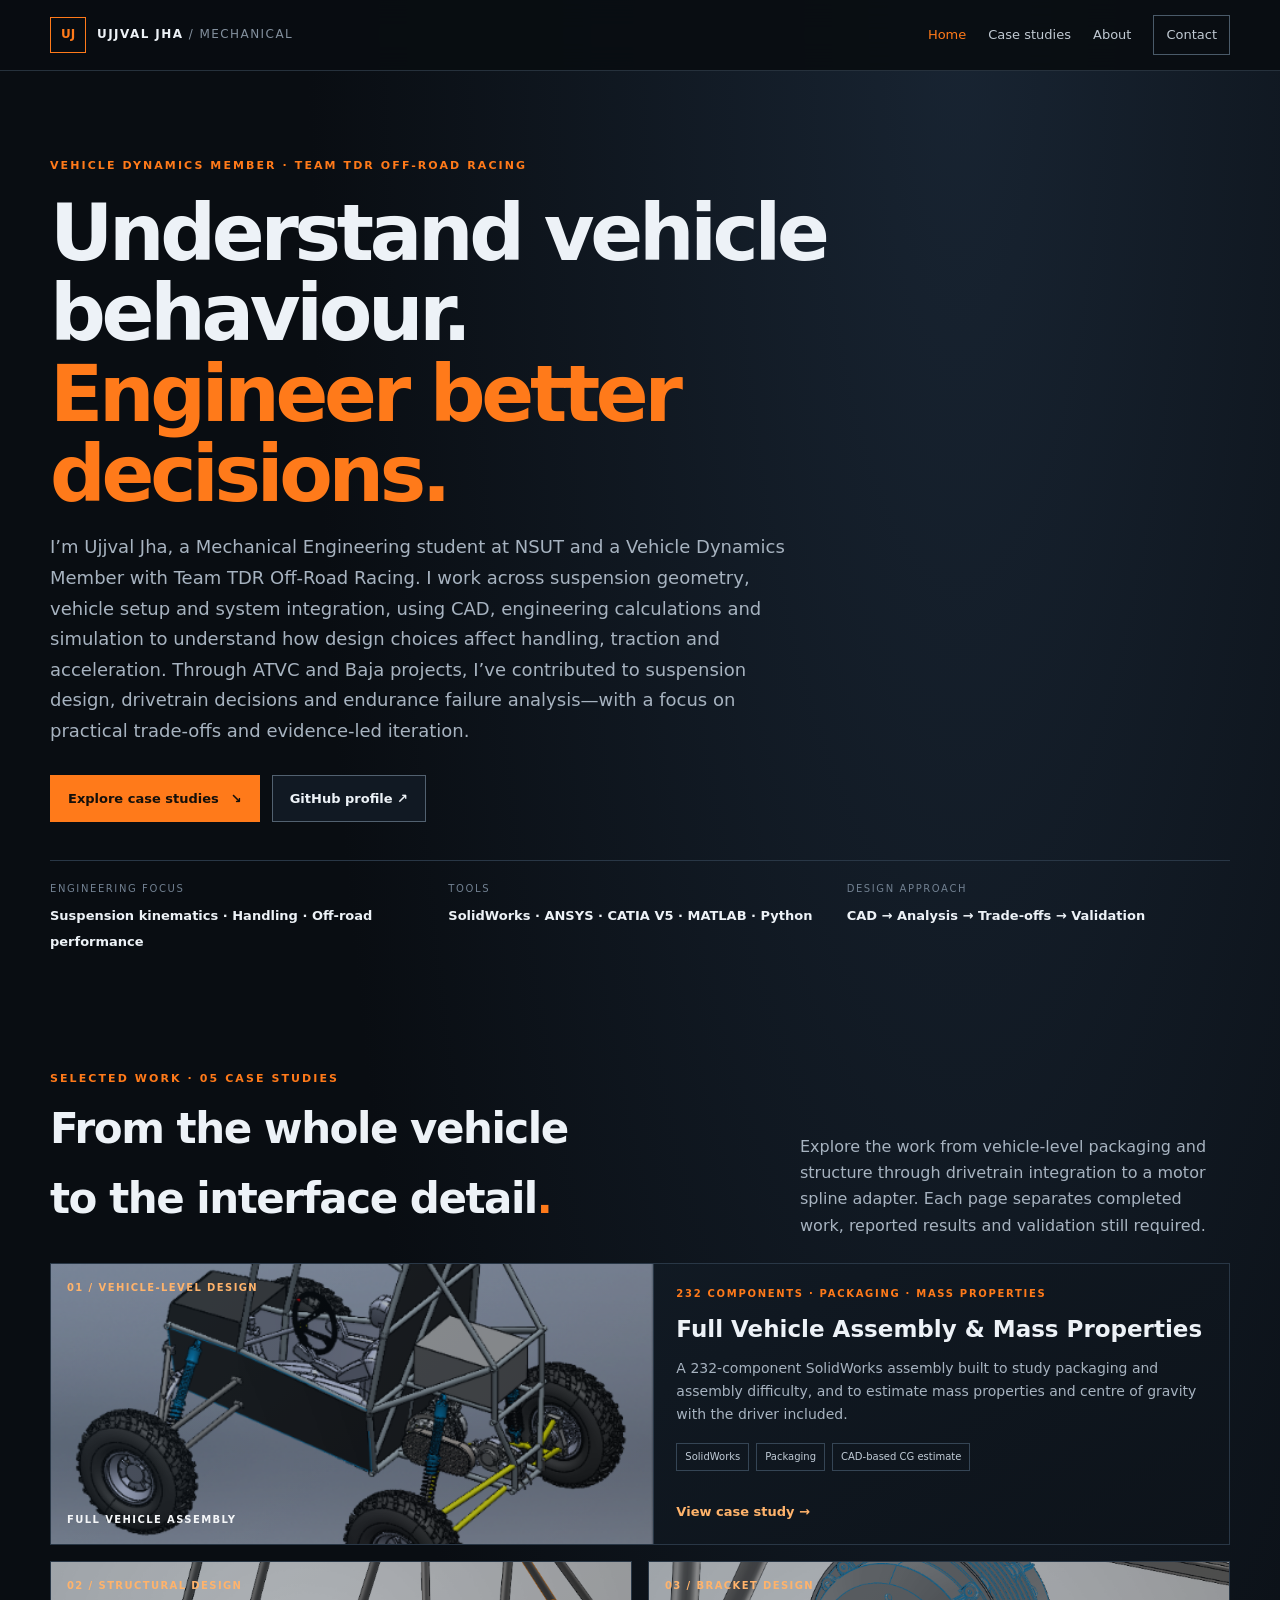
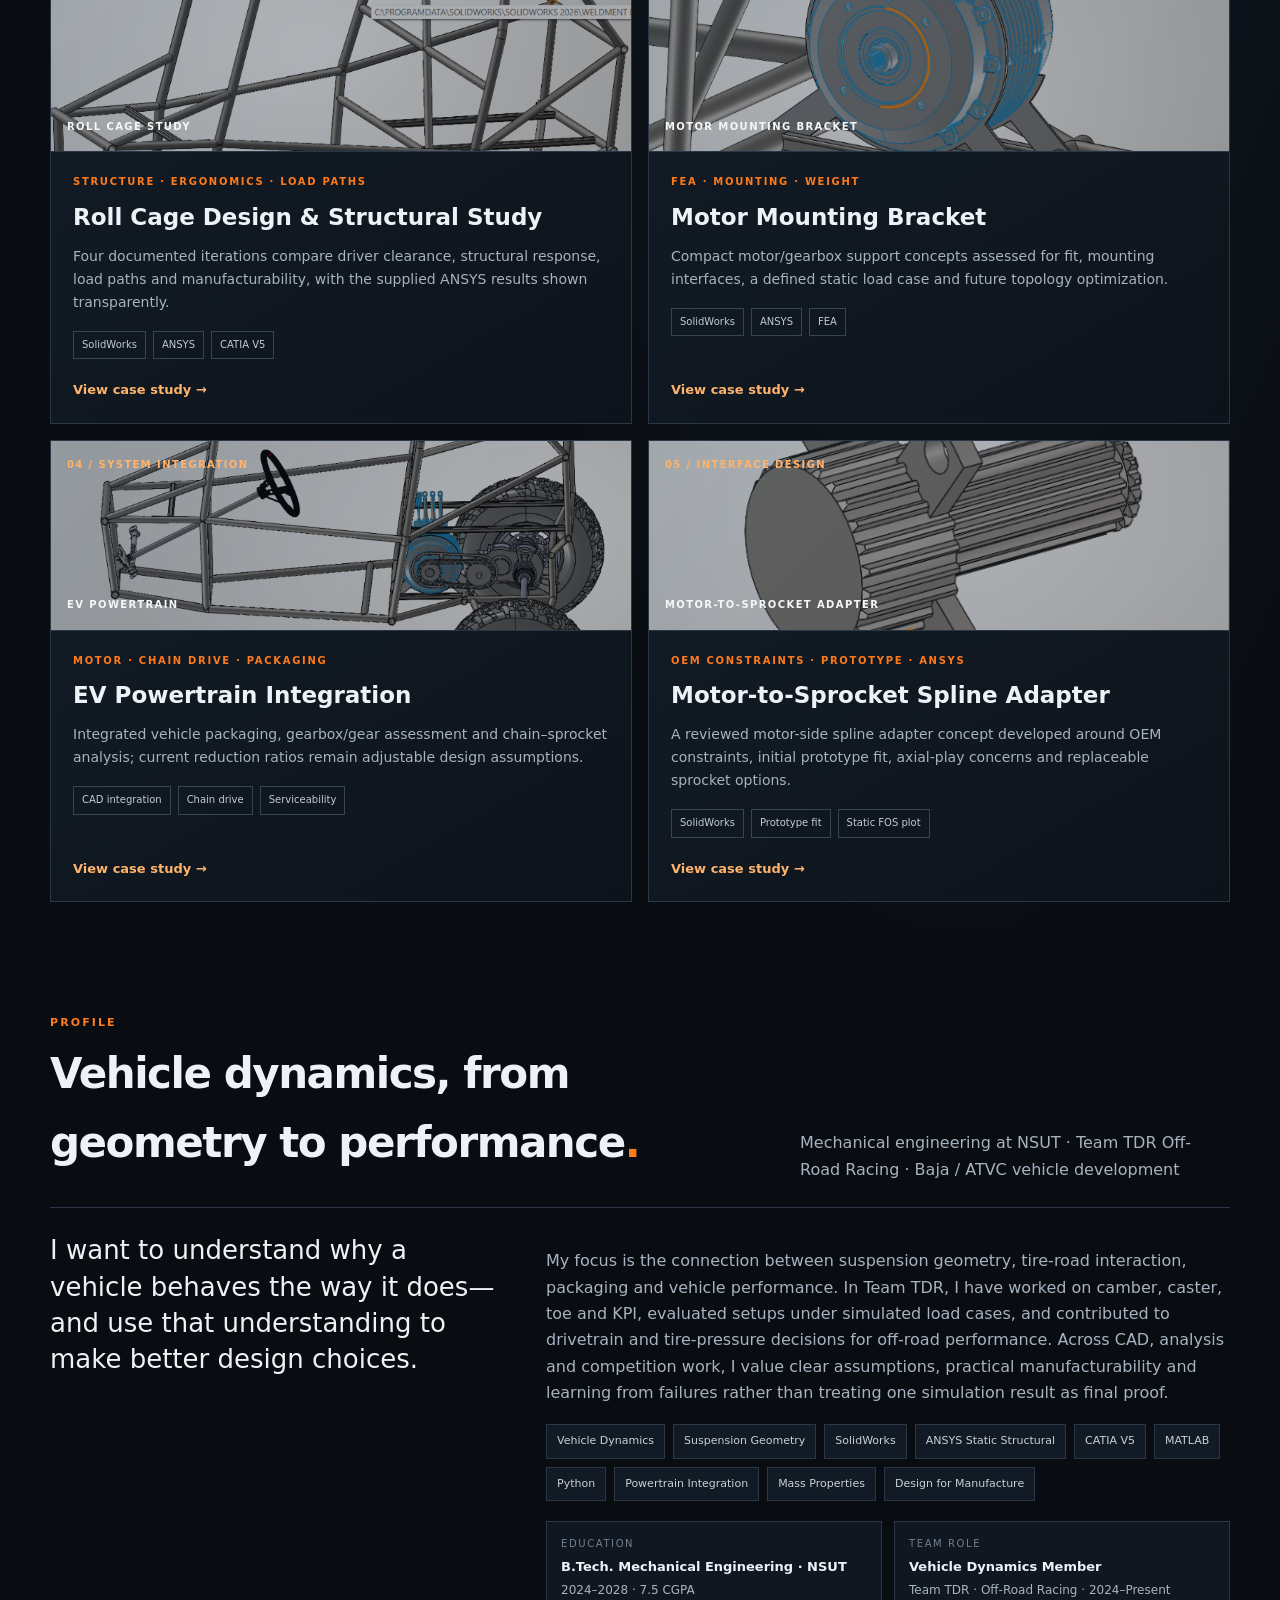
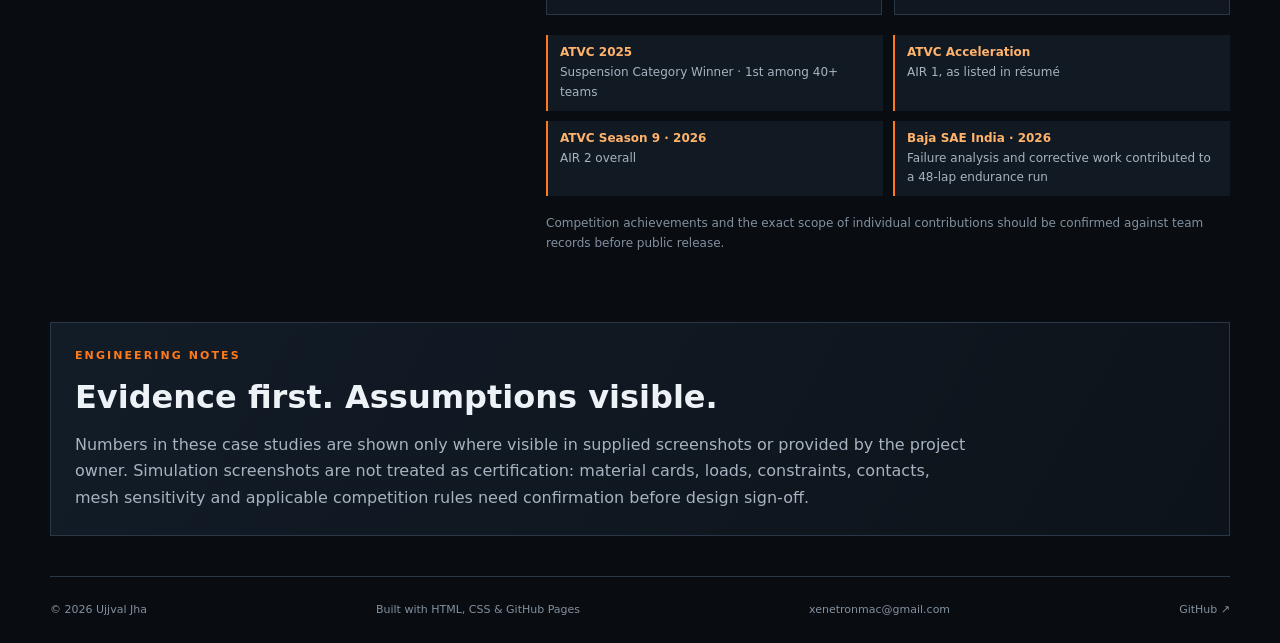
<file: index.html>
<!doctype html>
<html lang="en">
<head>
<meta charset="utf-8">
<meta name="viewport" content="width=device-width, initial-scale=1">
<title>Ujjval Jha | Mechanical Engineering Portfolio</title>
<meta name="description" content="Ujjval Jha, Vehicle Dynamics Member with Team TDR Off-Road Racing: suspension geometry, off-road vehicle performance, CAD, simulation and Baja/ATVC engineering projects.">
<meta name="theme-color" content="#090d12">
<link rel="stylesheet" href="style.css">
</head>
<body>
<header class="site-header"><div class="header-inner">
<a class="brand" href="index.html" aria-label="Ujjval Jha portfolio home"><span class="brand-mark">UJ</span><span>UJJVAL JHA<span class="muted"> / MECHANICAL</span></span></a>
<nav class="nav" aria-label="Main navigation"><a class="active" href="index.html">Home</a><a href="#projects">Case studies</a><a href="#about">About</a><a class="contact" href="mailto:xenetronmac@gmail.com">Contact</a></nav>
</div></header>
<main class="container">
<section class="hero">
<div class="eyebrow">VEHICLE DYNAMICS MEMBER · TEAM TDR OFF-ROAD RACING</div>
<h1>Understand vehicle behaviour.<br><span class="accent">Engineer better decisions.</span></h1>
<p class="hero-copy">I’m Ujjval Jha, a Mechanical Engineering student at NSUT and a Vehicle Dynamics Member with Team TDR Off-Road Racing. I work across suspension geometry, vehicle setup and system integration, using CAD, engineering calculations and simulation to understand how design choices affect handling, traction and acceleration. Through ATVC and Baja projects, I’ve contributed to suspension design, drivetrain decisions and endurance failure analysis—with a focus on practical trade-offs and evidence-led iteration.</p>
<div class="hero-actions"><a class="button button-primary" href="#projects">Explore case studies <span aria-hidden="true">↘</span></a><a class="button button-secondary" href="https://github.com/1ujjwal1" target="_blank" rel="noopener">GitHub profile ↗</a></div>
<div class="hero-meta">
<div><span class="meta-label">ENGINEERING FOCUS</span><strong>Suspension kinematics · Handling · Off-road performance</strong></div>
<div><span class="meta-label">TOOLS</span><strong>SolidWorks · ANSYS · CATIA V5 · MATLAB · Python</strong></div>
<div><span class="meta-label">DESIGN APPROACH</span><strong>CAD → Analysis → Trade-offs → Validation</strong></div>
</div>
</section>
<section class="section" id="projects">
<div class="section-heading"><div><div class="eyebrow">SELECTED WORK · 05 CASE STUDIES</div><h2>From the whole vehicle<br>to the interface detail<span class="accent">.</span></h2></div><p>Explore the work from vehicle-level packaging and structure through drivetrain integration to a motor spline adapter. Each page separates completed work, reported results and validation still required.</p></div>
<div class="project-grid">
<article class="project-card featured"><div class="project-visual"><img src="assets/images/case-assembly-assembly-isometric.png" alt="Full Baja vehicle CAD assembly with roll cage, suspension, wheels and driver" loading="lazy"><span class="visual-tag">01 / VEHICLE-LEVEL DESIGN</span><span class="visual-caption">FULL VEHICLE ASSEMBLY</span></div><div class="card-content"><div class="card-kicker">232 COMPONENTS · PACKAGING · MASS PROPERTIES</div><h3>Full Vehicle Assembly &amp; Mass Properties</h3><p>A 232-component SolidWorks assembly built to study packaging and assembly difficulty, and to estimate mass properties and centre of gravity with the driver included.</p><div class="tag-row"><span>SolidWorks</span><span>Packaging</span><span>CAD-based CG estimate</span></div><a class="text-link" href="projects/full-vehicle-assembly.html">View case study →</a></div></article>
<article class="project-card"><div class="project-visual"><img src="assets/images/case-roll-roll-cage-final-cad-representation.png" alt="Tubular Baja vehicle roll cage CAD model" loading="lazy"><span class="visual-tag">02 / STRUCTURAL DESIGN</span><span class="visual-caption">ROLL CAGE STUDY</span></div><div class="card-content"><div class="card-kicker">STRUCTURE · ERGONOMICS · LOAD PATHS</div><h3>Roll Cage Design &amp; Structural Study</h3><p>Four documented iterations compare driver clearance, structural response, load paths and manufacturability, with the supplied ANSYS results shown transparently.</p><div class="tag-row"><span>SolidWorks</span><span>ANSYS</span><span>CATIA V5</span></div><a class="text-link" href="projects/roll-cage.html">View case study →</a></div></article>
<article class="project-card"><div class="project-visual"><img src="assets/images/motor-bracket-installed-assembly.png" alt="Motor mounting bracket installed in the vehicle CAD assembly" loading="lazy"><span class="visual-tag">03 / BRACKET DESIGN</span><span class="visual-caption">MOTOR MOUNTING BRACKET</span></div><div class="card-content"><div class="card-kicker">FEA · MOUNTING · WEIGHT</div><h3>Motor Mounting Bracket</h3><p>Compact motor/gearbox support concepts assessed for fit, mounting interfaces, a defined static load case and future topology optimization.</p><div class="tag-row"><span>SolidWorks</span><span>ANSYS</span><span>FEA</span></div><a class="text-link" href="projects/motor-bracket.html">View case study →</a></div></article>
<article class="project-card"><div class="project-visual"><img src="assets/images/case-powertrain-powertrain-integrated-vehicle.png" alt="Motor and chain-drive powertrain packaged in the Baja chassis" loading="lazy"><span class="visual-tag">04 / SYSTEM INTEGRATION</span><span class="visual-caption">EV POWERTRAIN</span></div><div class="card-content"><div class="card-kicker">MOTOR · CHAIN DRIVE · PACKAGING</div><h3>EV Powertrain Integration</h3><p>Integrated vehicle packaging, gearbox/gear assessment and chain–sprocket analysis; current reduction ratios remain adjustable design assumptions.</p><div class="tag-row"><span>CAD integration</span><span>Chain drive</span><span>Serviceability</span></div><a class="text-link" href="projects/powertrain-integration.html">View case study →</a></div></article>
<article class="project-card"><div class="project-visual"><img src="assets/images/case-spline-adapter-representative-cad.png" alt="CAD concept of a male spline adapter with a replaceable keyed sprocket interface" loading="lazy"><span class="visual-tag">05 / INTERFACE DESIGN</span><span class="visual-caption">MOTOR-TO-SPROCKET ADAPTER</span></div><div class="card-content"><div class="card-kicker">OEM CONSTRAINTS · PROTOTYPE · ANSYS</div><h3>Motor-to-Sprocket Spline Adapter</h3><p>A reviewed motor-side spline adapter concept developed around OEM constraints, initial prototype fit, axial-play concerns and replaceable sprocket options.</p><div class="tag-row"><span>SolidWorks</span><span>Prototype fit</span><span>Static FOS plot</span></div><a class="text-link" href="projects/spline-adapter.html">View case study →</a></div></article>
</div>
</section>
<section class="section" id="about"><div class="section-heading"><div><div class="eyebrow">PROFILE</div><h2>Vehicle dynamics, from geometry to performance<span class="accent">.</span></h2></div><p>Mechanical engineering at NSUT · Team TDR Off-Road Racing · Baja / ATVC vehicle development</p></div>
<div class="about-grid"><p class="about-lead">I want to understand why a vehicle behaves the way it does—and use that understanding to make better design choices.</p><div><p>My focus is the connection between suspension geometry, tire-road interaction, packaging and vehicle performance. In Team TDR, I have worked on camber, caster, toe and KPI, evaluated setups under simulated load cases, and contributed to drivetrain and tire-pressure decisions for off-road performance. Across CAD, analysis and competition work, I value clear assumptions, practical manufacturability and learning from failures rather than treating one simulation result as final proof.</p><div class="skill-list"><span>Vehicle Dynamics</span><span>Suspension Geometry</span><span>SolidWorks</span><span>ANSYS Static Structural</span><span>CATIA V5</span><span>MATLAB</span><span>Python</span><span>Powertrain Integration</span><span>Mass Properties</span><span>Design for Manufacture</span></div><div class="profile-facts"><div><span class="meta-label">EDUCATION</span><strong>B.Tech. Mechanical Engineering · NSUT</strong><p>2024–2028 · 7.5 CGPA</p></div><div><span class="meta-label">TEAM ROLE</span><strong>Vehicle Dynamics Member</strong><p>Team TDR · Off-Road Racing · 2024–Present</p></div></div><div class="achievement-row"><div><strong>ATVC 2025</strong><span>Suspension Category Winner · 1st among 40+ teams</span></div><div><strong>ATVC Acceleration</strong><span>AIR 1, as listed in résumé</span></div><div><strong>ATVC Season 9 · 2026</strong><span>AIR 2 overall</span></div><div><strong>Baja SAE India · 2026</strong><span>Failure analysis and corrective work contributed to a 48-lap endurance run</span></div></div><p class="small-note">Competition achievements and the exact scope of individual contributions should be confirmed against team records before public release.</p></div></div>
</section>
<section class="section methodology"><div class="eyebrow">ENGINEERING NOTES</div><h2>Evidence first. Assumptions visible.</h2><p>Numbers in these case studies are shown only where visible in supplied screenshots or provided by the project owner. Simulation screenshots are not treated as certification: material cards, loads, constraints, contacts, mesh sensitivity and applicable competition rules need confirmation before design sign-off.</p></section>
</main>
<footer class="site-footer container"><span>© 2026 Ujjval Jha</span><span>Built with HTML, CSS &amp; GitHub Pages</span><span><a href="mailto:xenetronmac@gmail.com">xenetronmac@gmail.com</a></span><a href="https://github.com/1ujjwal1" target="_blank" rel="noopener">GitHub ↗</a></footer>
</body></html>
</file>
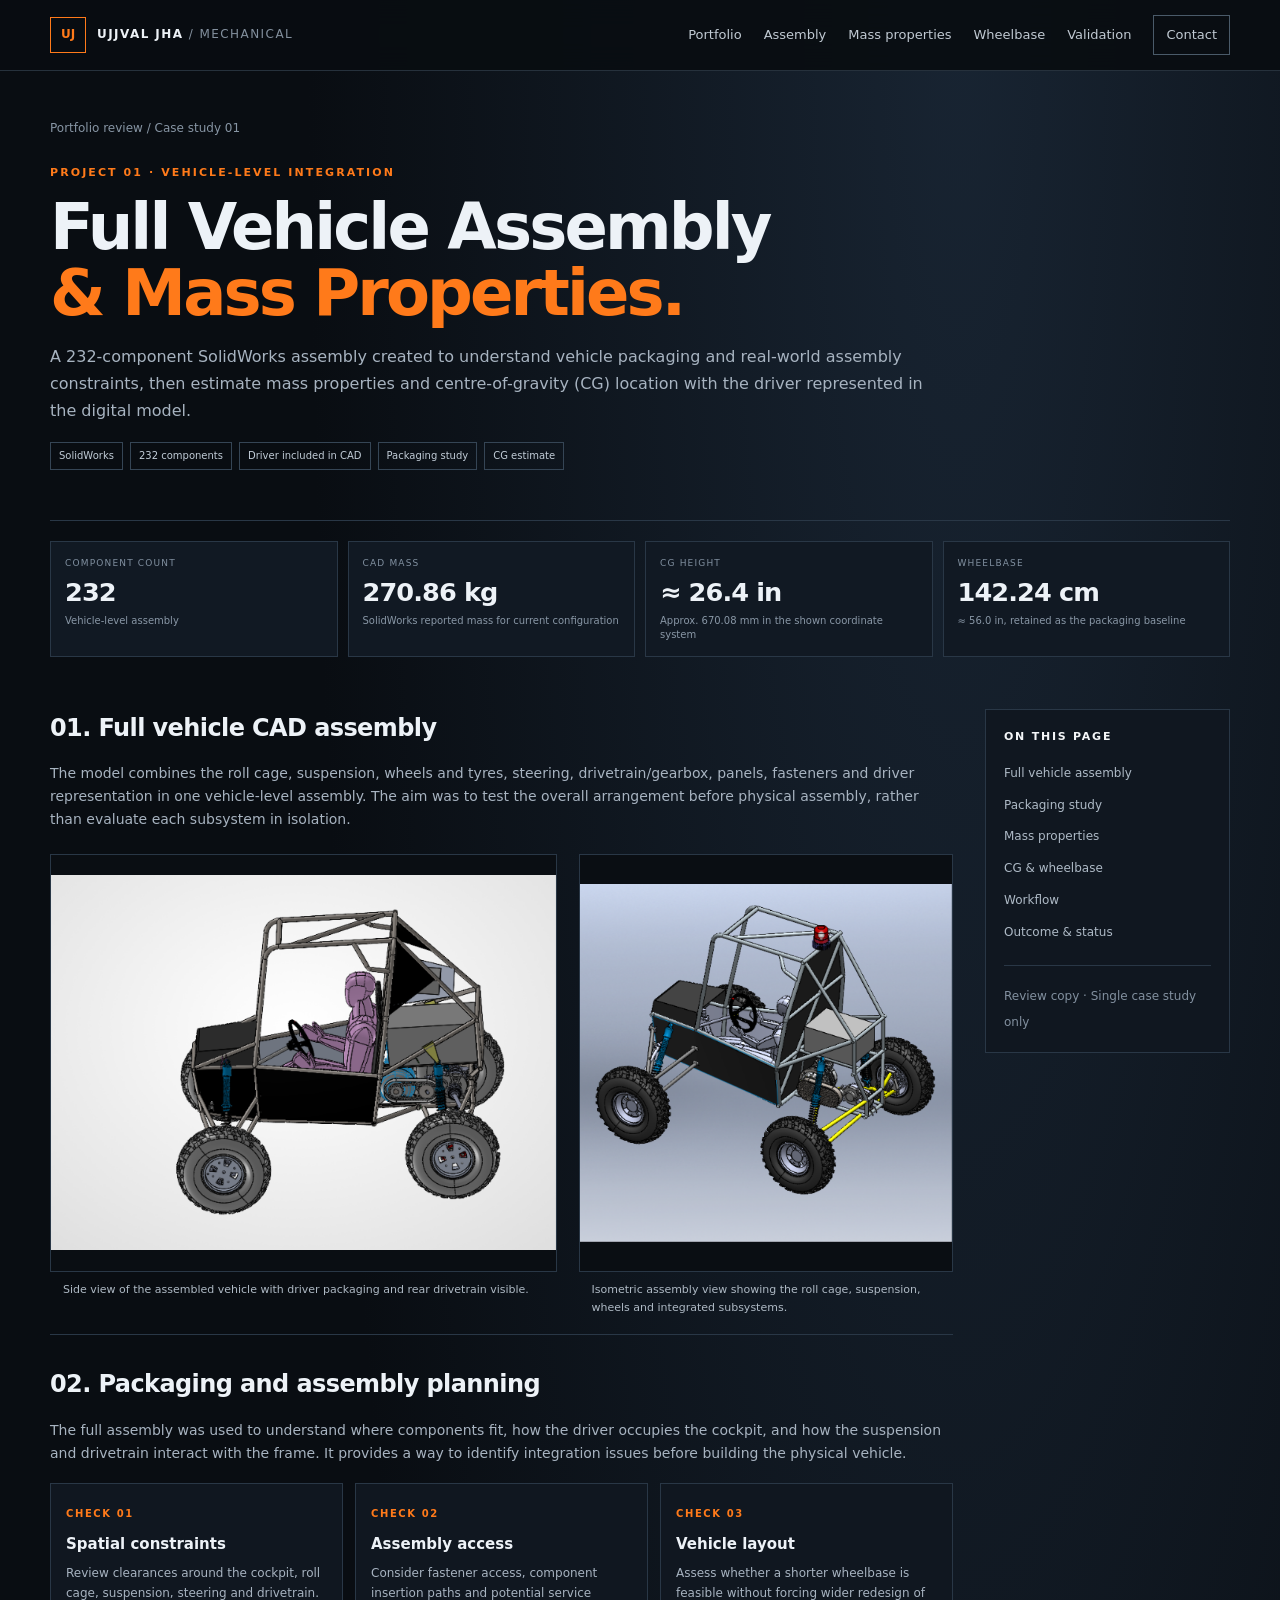
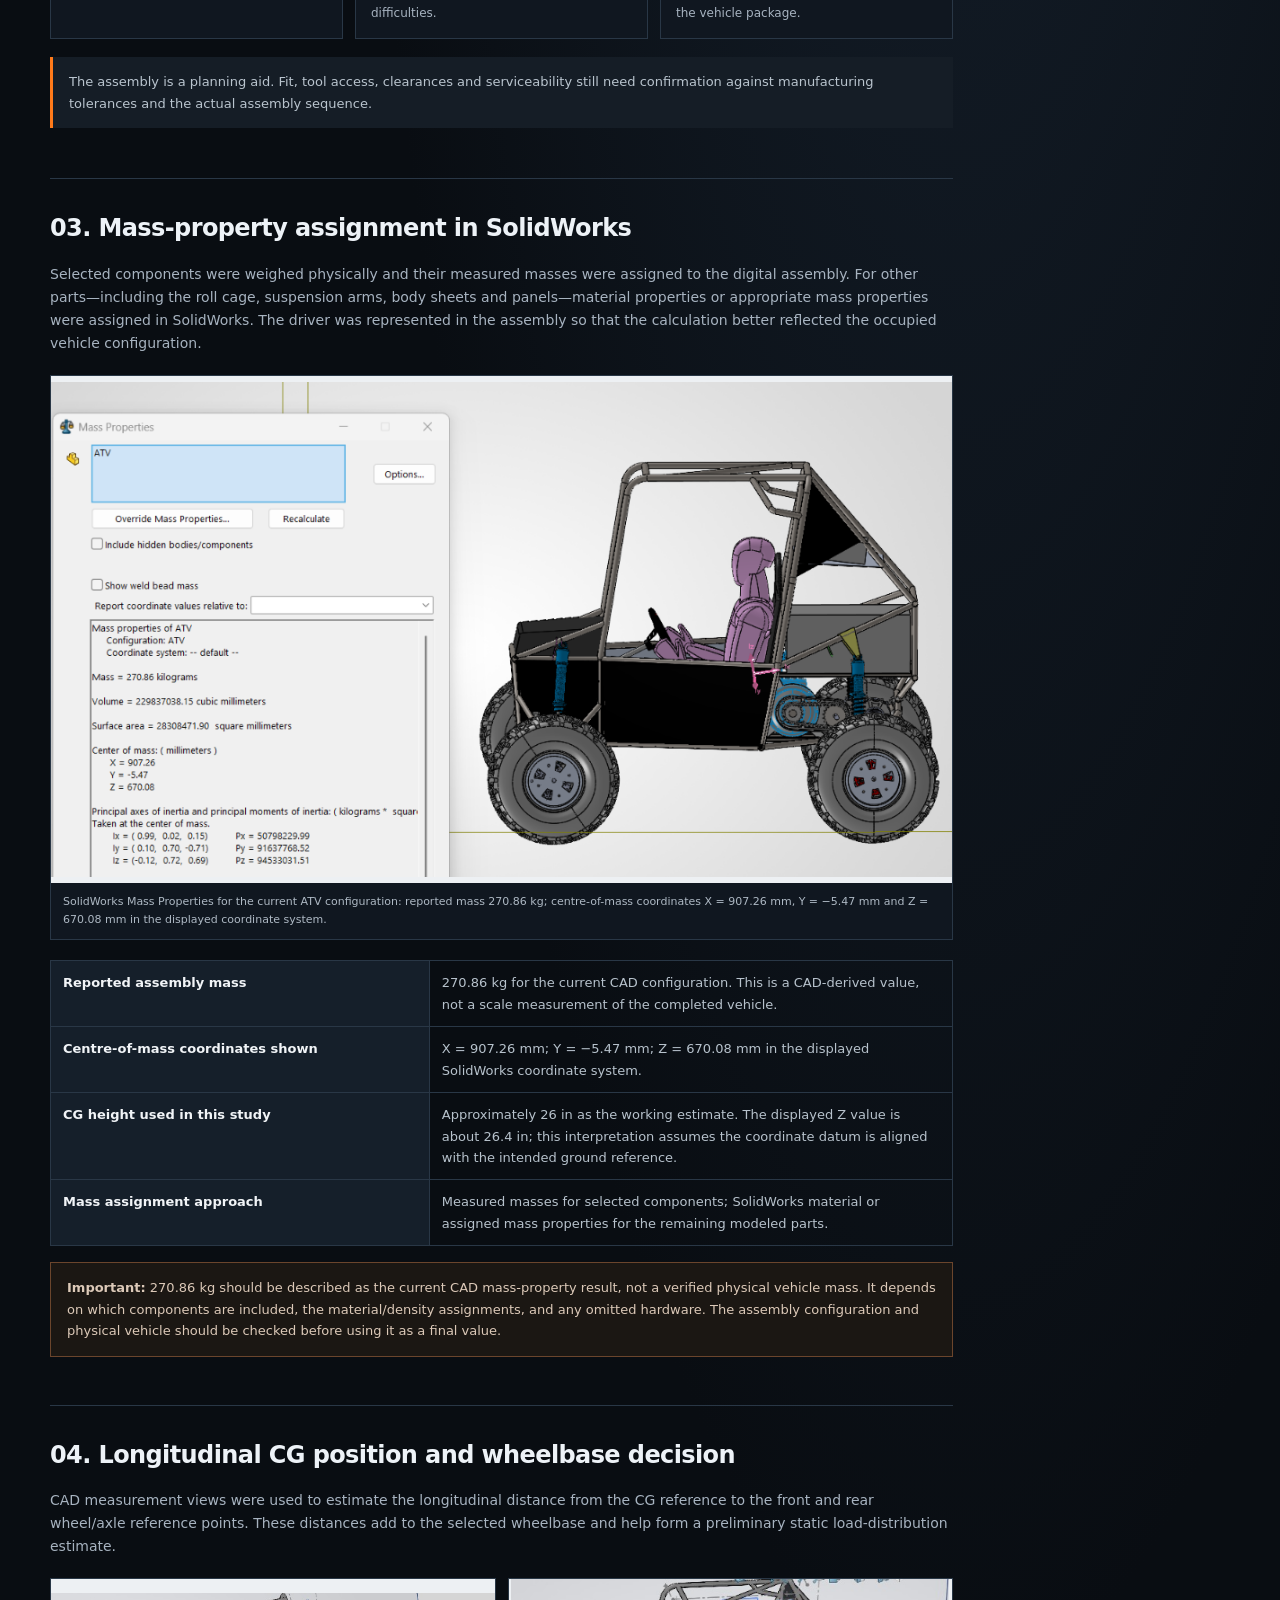
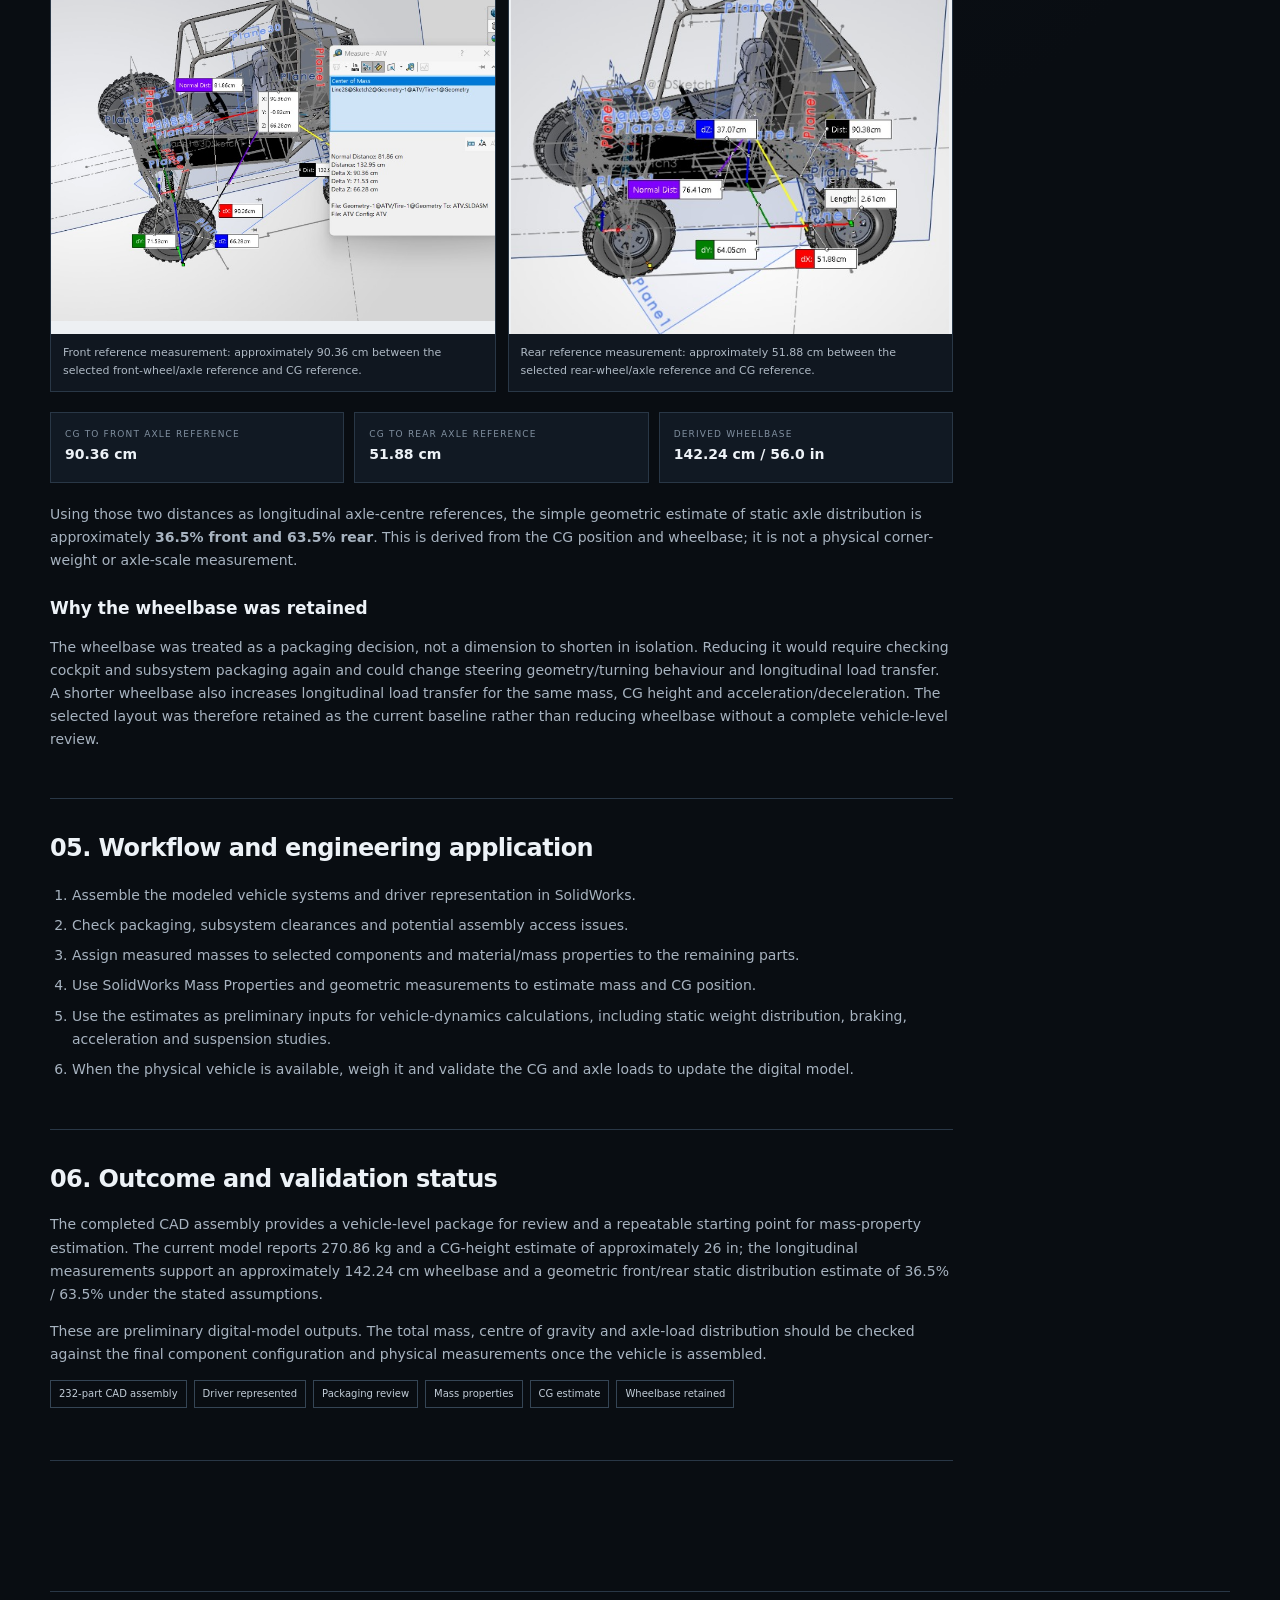
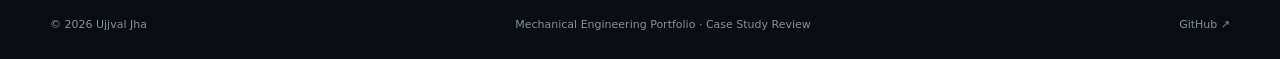
<file: projects/full-vehicle-assembly.html>
<!doctype html>
<html lang="en">
<head>
<meta charset="utf-8">
<meta name="viewport" content="width=device-width, initial-scale=1">
<title>Full Vehicle Assembly &amp; Mass Properties | Ujjval Jha</title>
<meta name="description" content="A 232-component SolidWorks Baja ATV assembly used to evaluate packaging, wheelbase constraints, mass properties and a CAD-estimated centre of gravity.">
<meta name="theme-color" content="#090d12">
<link rel="stylesheet" href="../style.css">
<style>
.case-intro-grid{display:grid;grid-template-columns:1.15fr .85fr;gap:22px;align-items:stretch;margin:22px 0 30px}
.case-intro-grid .gallery-item img{height:100%;min-height:300px;aspect-ratio:4/3;object-fit:contain}
.metric-grid.four{grid-template-columns:repeat(4,minmax(0,1fr))}
.metric strong.big{font-size:clamp(19px,2vw,27px);letter-spacing:-.035em;color:#edf2f7;display:block;line-height:1.2;margin-top:6px}
.metric small{display:block;color:#8997a6;font-size:10px;line-height:1.4;margin-top:6px}
.kv-table{width:100%;border-collapse:collapse;margin:16px 0;font-size:13px}
.kv-table th,.kv-table td{padding:11px 12px;border:1px solid var(--line);text-align:left;vertical-align:top}
.kv-table th{background:#151f2a;color:#f1f4f7;width:42%}.kv-table td{color:#b7c2cc}
.project-gallery.measurements .gallery-item img{aspect-ratio:5/4;object-fit:contain}
.project-gallery .gallery-item img{background:#edf0f3}
.callout-caveat{border:1px solid #6b452c;background:#1b1713;padding:14px 16px;margin:16px 0;color:#dcc9b8;font-size:13px}
.process-grid{display:grid;grid-template-columns:repeat(3,minmax(0,1fr));gap:12px;margin:18px 0}
.process-card{border:1px solid var(--line);background:#101720;padding:15px}
.process-card .step{font-size:10px;letter-spacing:.16em;color:var(--accent);font-weight:800}
.process-card h3{margin:7px 0;font-size:15px}.process-card p{font-size:12px;margin:0}
@media(max-width:800px){.case-intro-grid{grid-template-columns:1fr}.metric-grid.four{grid-template-columns:repeat(2,minmax(0,1fr))}.process-grid{grid-template-columns:1fr}}
@media(max-width:520px){.metric-grid.four{grid-template-columns:1fr 1fr}.case-intro-grid .gallery-item img{min-height:220px}}
</style>
</head>
<body>
<header class="site-header"><div class="header-inner">
<a class="brand" href="../index.html"><span class="brand-mark">UJ</span><span>UJJVAL JHA<span class="muted"> / MECHANICAL</span></span></a>
<nav class="nav" aria-label="Case study navigation"><a href="../index.html">Portfolio</a><a href="#assembly">Assembly</a><a href="#mass">Mass properties</a><a href="#wheelbase">Wheelbase</a><a href="#validation">Validation</a><a class="contact" href="mailto:xenetronmac@gmail.com">Contact</a></nav>
</div></header>
<main class="container" id="top">
<section class="project-hero">
<div class="breadcrumb">Portfolio review / Case study 01</div>
<div class="eyebrow">PROJECT 01 · VEHICLE-LEVEL INTEGRATION</div>
<h1>Full Vehicle Assembly<br><span class="accent">&amp; Mass Properties.</span></h1>
<p class="hero-copy">A 232-component SolidWorks assembly created to understand vehicle packaging and real-world assembly constraints, then estimate mass properties and centre-of-gravity (CG) location with the driver represented in the digital model.</p>
<div class="badges"><span>SolidWorks</span><span>232 components</span><span>Driver included in CAD</span><span>Packaging study</span><span>CG estimate</span></div>
</section>
<div class="metric-grid four" aria-label="Key model values">
<div class="metric"><span>COMPONENT COUNT</span><strong class="big">232</strong><small>Vehicle-level assembly</small></div>
<div class="metric"><span>CAD MASS</span><strong class="big">270.86 kg</strong><small>SolidWorks reported mass for current configuration</small></div>
<div class="metric"><span>CG HEIGHT</span><strong class="big">≈ 26.4 in</strong><small>Approx. 670.08 mm in the shown coordinate system</small></div>
<div class="metric"><span>WHEELBASE</span><strong class="big">142.24 cm</strong><small>≈ 56.0 in, retained as the packaging baseline</small></div>
</div>
<div class="project-layout">
<article class="project-content">
<section id="assembly">
<h2>01. Full vehicle CAD assembly</h2>
<p>The model combines the roll cage, suspension, wheels and tyres, steering, drivetrain/gearbox, panels, fasteners and driver representation in one vehicle-level assembly. The aim was to test the overall arrangement before physical assembly, rather than evaluate each subsystem in isolation.</p>
<div class="case-intro-grid">
<figure class="gallery-item"><img src="../assets/images/case-assembly-assembly-full-vehicle-side-driver.png" alt="Side view of full Baja ATV CAD assembly with driver represented in the cockpit"><figcaption>Side view of the assembled vehicle with driver packaging and rear drivetrain visible.</figcaption></figure>
<figure class="gallery-item"><img src="../assets/images/case-assembly-assembly-isometric.png" alt="Isometric CAD view of full off-road vehicle assembly"><figcaption>Isometric assembly view showing the roll cage, suspension, wheels and integrated subsystems.</figcaption></figure>
</div>
</section>
<section id="packaging">
<h2>02. Packaging and assembly planning</h2>
<p>The full assembly was used to understand where components fit, how the driver occupies the cockpit, and how the suspension and drivetrain interact with the frame. It provides a way to identify integration issues before building the physical vehicle.</p>
<div class="process-grid">
<div class="process-card"><span class="step">CHECK 01</span><h3>Spatial constraints</h3><p>Review clearances around the cockpit, roll cage, suspension, steering and drivetrain.</p></div>
<div class="process-card"><span class="step">CHECK 02</span><h3>Assembly access</h3><p>Consider fastener access, component insertion paths and potential service difficulties.</p></div>
<div class="process-card"><span class="step">CHECK 03</span><h3>Vehicle layout</h3><p>Assess whether a shorter wheelbase is feasible without forcing wider redesign of the vehicle package.</p></div>
</div>
<div class="info-box">The assembly is a planning aid. Fit, tool access, clearances and serviceability still need confirmation against manufacturing tolerances and the actual assembly sequence.</div>
</section>
<section id="mass">
<h2>03. Mass-property assignment in SolidWorks</h2>
<p>Selected components were weighed physically and their measured masses were assigned to the digital assembly. For other parts—including the roll cage, suspension arms, body sheets and panels—material properties or appropriate mass properties were assigned in SolidWorks. The driver was represented in the assembly so that the calculation better reflected the occupied vehicle configuration.</p>
<div class="project-gallery">
<figure class="gallery-item wide"><img src="../assets/images/case-assembly-assembly-mass-properties.png" alt="SolidWorks Mass Properties result for ATV assembly showing reported mass and centre of mass coordinates"><figcaption>SolidWorks Mass Properties for the current ATV configuration: reported mass 270.86 kg; centre-of-mass coordinates X = 907.26 mm, Y = −5.47 mm and Z = 670.08 mm in the displayed coordinate system.</figcaption></figure>
</div>
<table class="kv-table">
<tbody>
<tr><th>Reported assembly mass</th><td>270.86 kg for the current CAD configuration. This is a CAD-derived value, not a scale measurement of the completed vehicle.</td></tr>
<tr><th>Centre-of-mass coordinates shown</th><td>X = 907.26 mm; Y = −5.47 mm; Z = 670.08 mm in the displayed SolidWorks coordinate system.</td></tr>
<tr><th>CG height used in this study</th><td>Approximately 26 in as the working estimate. The displayed Z value is about 26.4 in; this interpretation assumes the coordinate datum is aligned with the intended ground reference.</td></tr>
<tr><th>Mass assignment approach</th><td>Measured masses for selected components; SolidWorks material or assigned mass properties for the remaining modeled parts.</td></tr>
</tbody>
</table>
<div class="callout-caveat"><strong>Important:</strong> 270.86 kg should be described as the current CAD mass-property result, not a verified physical vehicle mass. It depends on which components are included, the material/density assignments, and any omitted hardware. The assembly configuration and physical vehicle should be checked before using it as a final value.</div>
</section>
<section id="wheelbase">
<h2>04. Longitudinal CG position and wheelbase decision</h2>
<p>CAD measurement views were used to estimate the longitudinal distance from the CG reference to the front and rear wheel/axle reference points. These distances add to the selected wheelbase and help form a preliminary static load-distribution estimate.</p>
<div class="project-gallery measurements">
<figure class="gallery-item"><img src="../assets/images/case-assembly-assembly-cg-front-reference.png" alt="SolidWorks measurement view showing the longitudinal reference distance of 90.36 centimetres"><figcaption>Front reference measurement: approximately 90.36 cm between the selected front-wheel/axle reference and CG reference.</figcaption></figure>
<figure class="gallery-item"><img src="../assets/images/case-assembly-assembly-cg-rear-reference.png" alt="SolidWorks measurement view showing the longitudinal reference distance of 51.88 centimetres"><figcaption>Rear reference measurement: approximately 51.88 cm between the selected rear-wheel/axle reference and CG reference.</figcaption></figure>
</div>
<div class="metric-grid">
<div class="metric"><span>CG TO FRONT AXLE REFERENCE</span><strong>90.36 cm</strong></div>
<div class="metric"><span>CG TO REAR AXLE REFERENCE</span><strong>51.88 cm</strong></div>
<div class="metric"><span>DERIVED WHEELBASE</span><strong>142.24 cm / 56.0 in</strong></div>
</div>
<p>Using those two distances as longitudinal axle-centre references, the simple geometric estimate of static axle distribution is approximately <strong>36.5% front and 63.5% rear</strong>. This is derived from the CG position and wheelbase; it is not a physical corner-weight or axle-scale measurement.</p>
<h3>Why the wheelbase was retained</h3>
<p>The wheelbase was treated as a packaging decision, not a dimension to shorten in isolation. Reducing it would require checking cockpit and subsystem packaging again and could change steering geometry/turning behaviour and longitudinal load transfer. A shorter wheelbase also increases longitudinal load transfer for the same mass, CG height and acceleration/deceleration. The selected layout was therefore retained as the current baseline rather than reducing wheelbase without a complete vehicle-level review.</p>
</section>
<section id="workflow">
<h2>05. Workflow and engineering application</h2>
<ol><li>Assemble the modeled vehicle systems and driver representation in SolidWorks.</li><li>Check packaging, subsystem clearances and potential assembly access issues.</li><li>Assign measured masses to selected components and material/mass properties to the remaining parts.</li><li>Use SolidWorks Mass Properties and geometric measurements to estimate mass and CG position.</li><li>Use the estimates as preliminary inputs for vehicle-dynamics calculations, including static weight distribution, braking, acceleration and suspension studies.</li><li>When the physical vehicle is available, weigh it and validate the CG and axle loads to update the digital model.</li></ol>
</section>
<section id="validation">
<h2>06. Outcome and validation status</h2>
<p>The completed CAD assembly provides a vehicle-level package for review and a repeatable starting point for mass-property estimation. The current model reports 270.86 kg and a CG-height estimate of approximately 26 in; the longitudinal measurements support an approximately 142.24 cm wheelbase and a geometric front/rear static distribution estimate of 36.5% / 63.5% under the stated assumptions.</p>
<p>These are preliminary digital-model outputs. The total mass, centre of gravity and axle-load distribution should be checked against the final component configuration and physical measurements once the vehicle is assembled.</p>
<div class="badges"><span>232-part CAD assembly</span><span>Driver represented</span><span>Packaging review</span><span>Mass properties</span><span>CG estimate</span><span>Wheelbase retained</span></div>
</section>
</article>
<aside class="project-sidebar"><h3>ON THIS PAGE</h3><a href="#assembly">Full vehicle assembly</a><a href="#packaging">Packaging study</a><a href="#mass">Mass properties</a><a href="#wheelbase">CG &amp; wheelbase</a><a href="#workflow">Workflow</a><a href="#validation">Outcome &amp; status</a><hr style="border:0;border-top:1px solid #293746;margin:16px 0"><span class="small-note">Review copy · Single case study only</span></aside>
</div>
</main>
<footer class="site-footer container"><span>© 2026 Ujjval Jha</span><span>Mechanical Engineering Portfolio · Case Study Review</span><a href="https://github.com/1ujjwal1">GitHub ↗</a></footer>
</body></html>
</file>
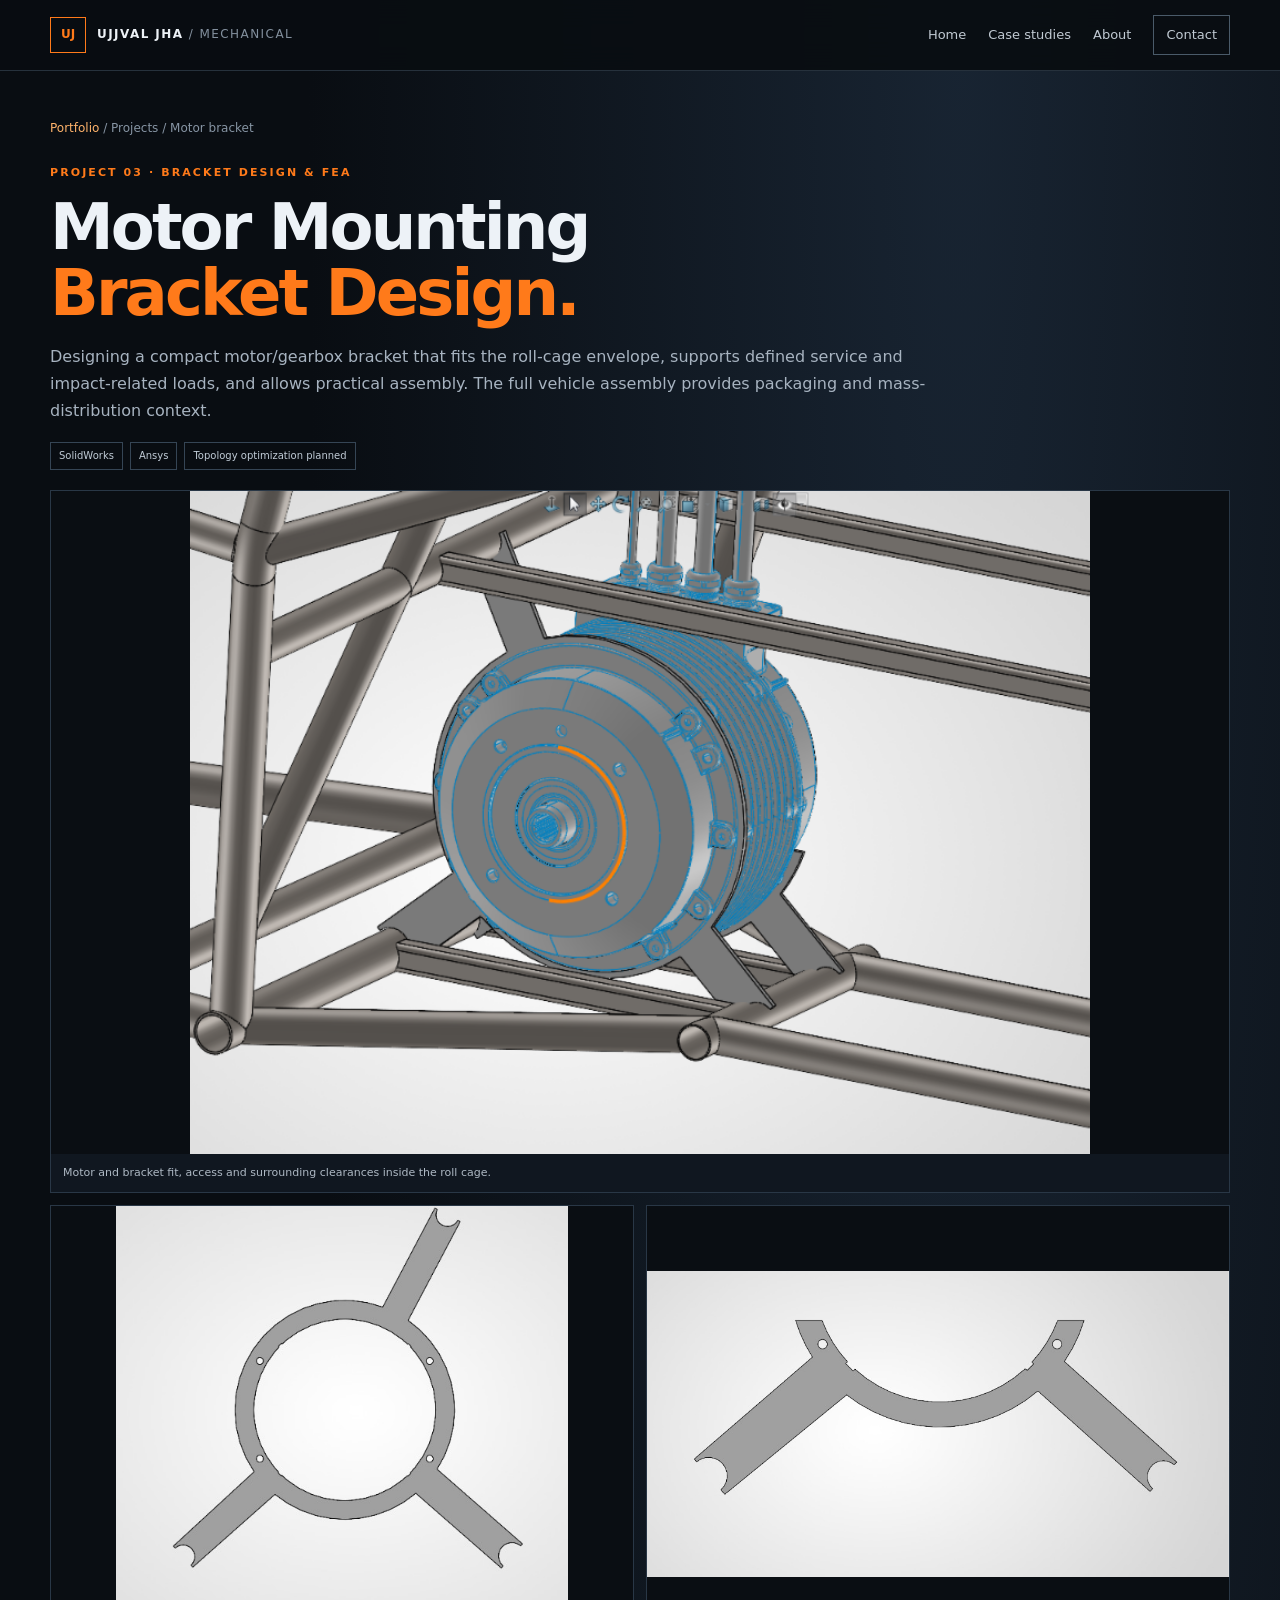
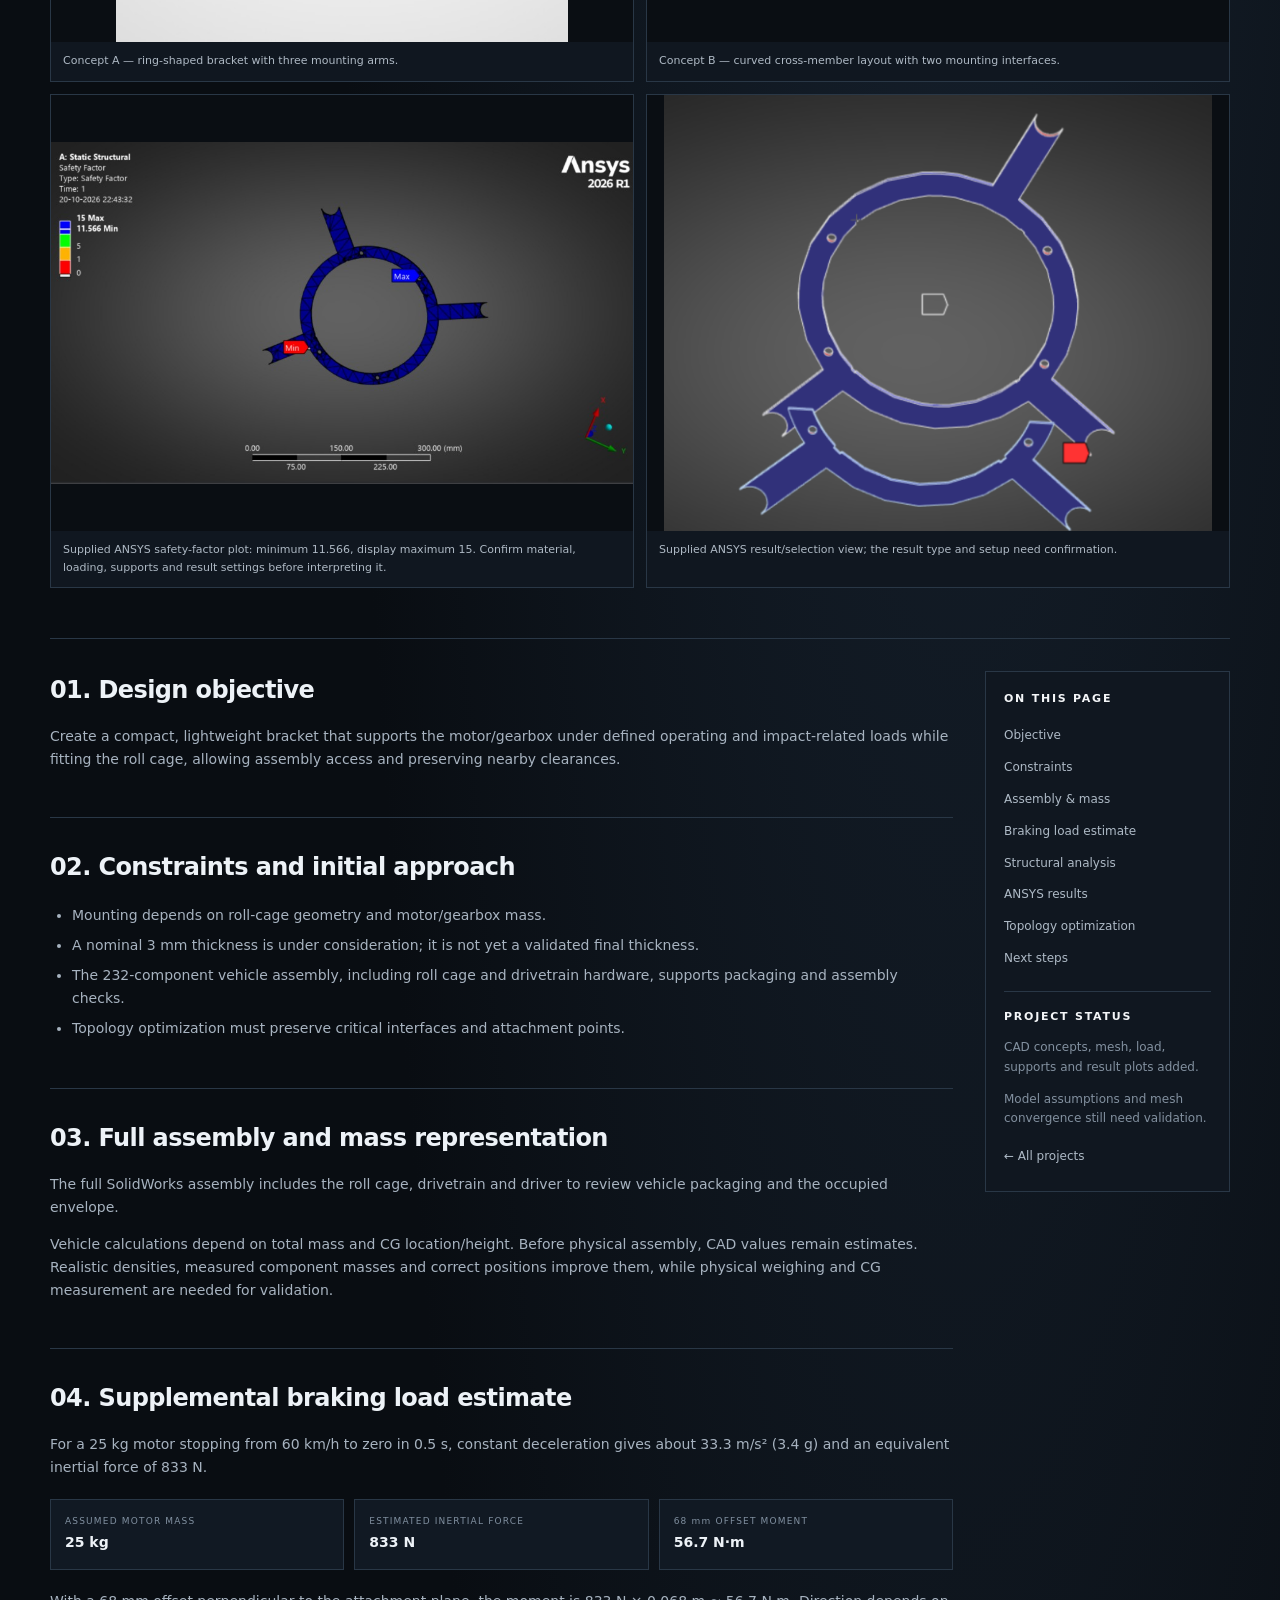
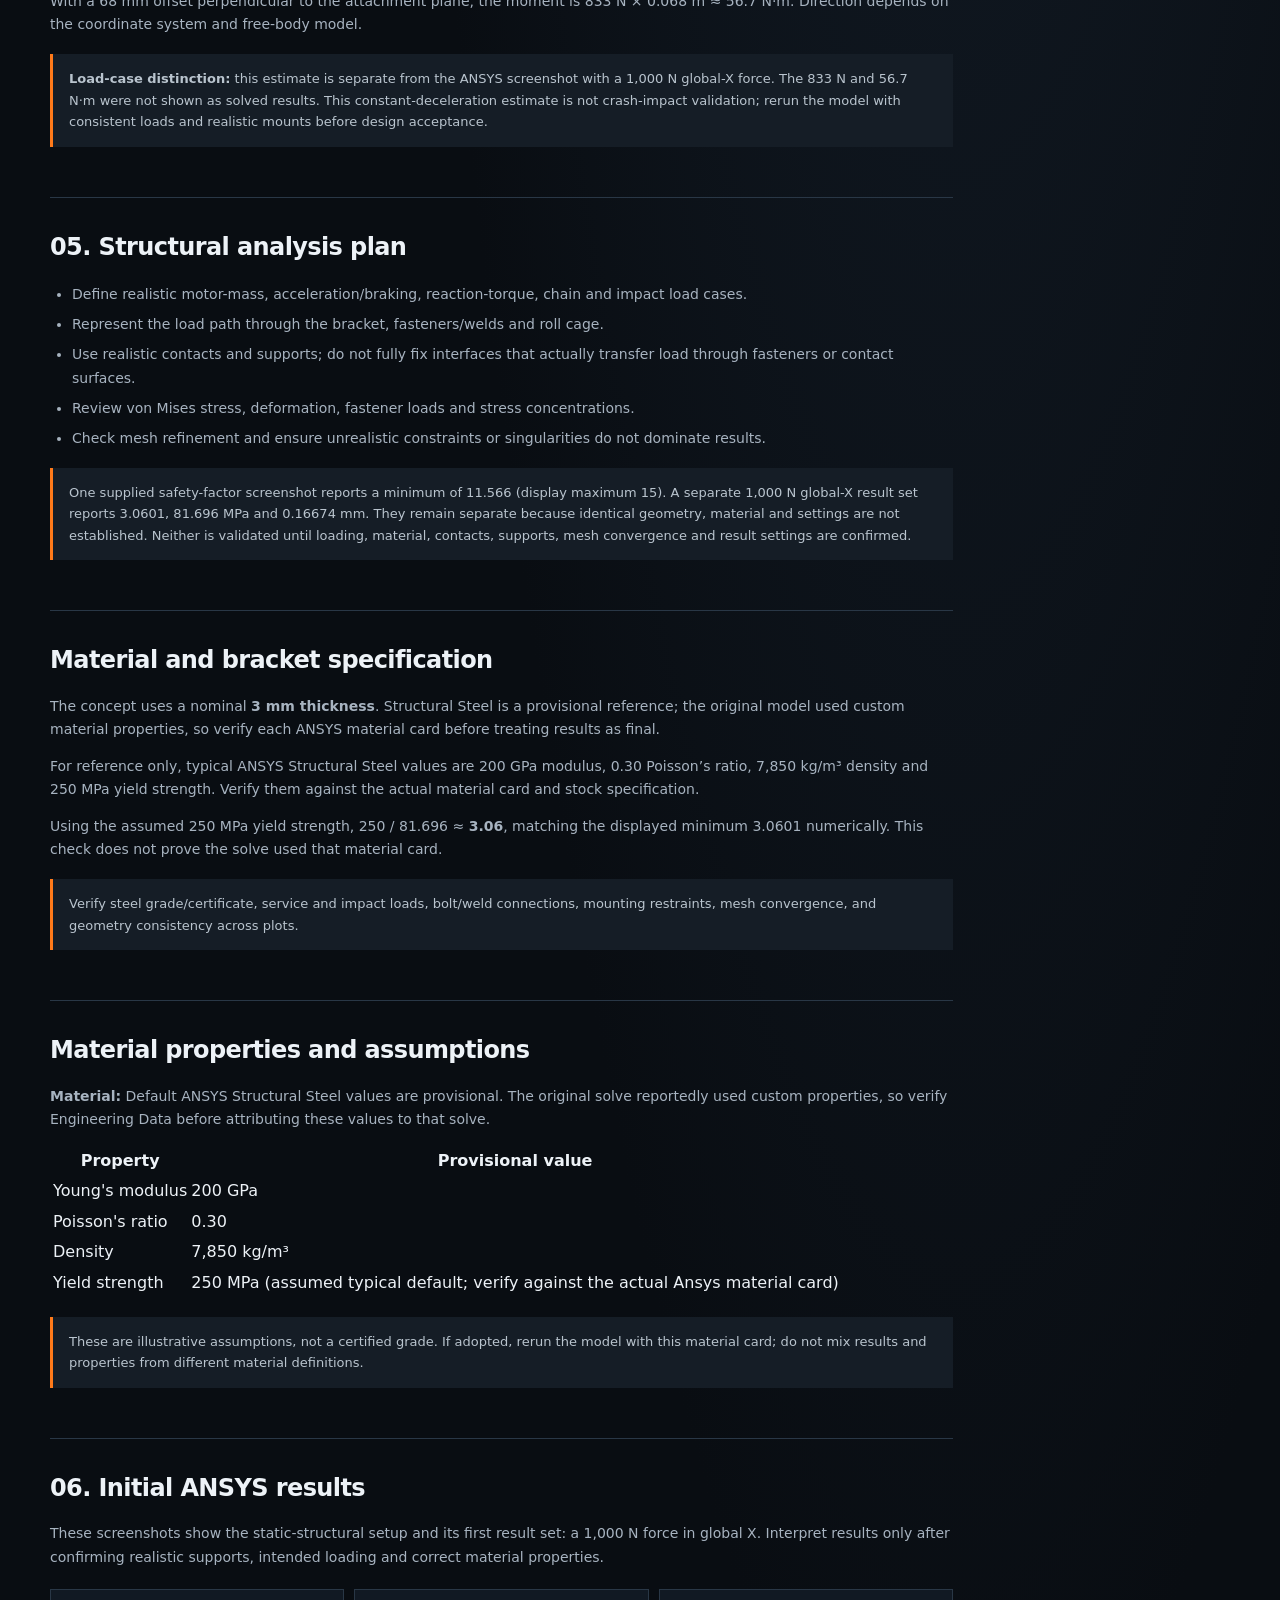
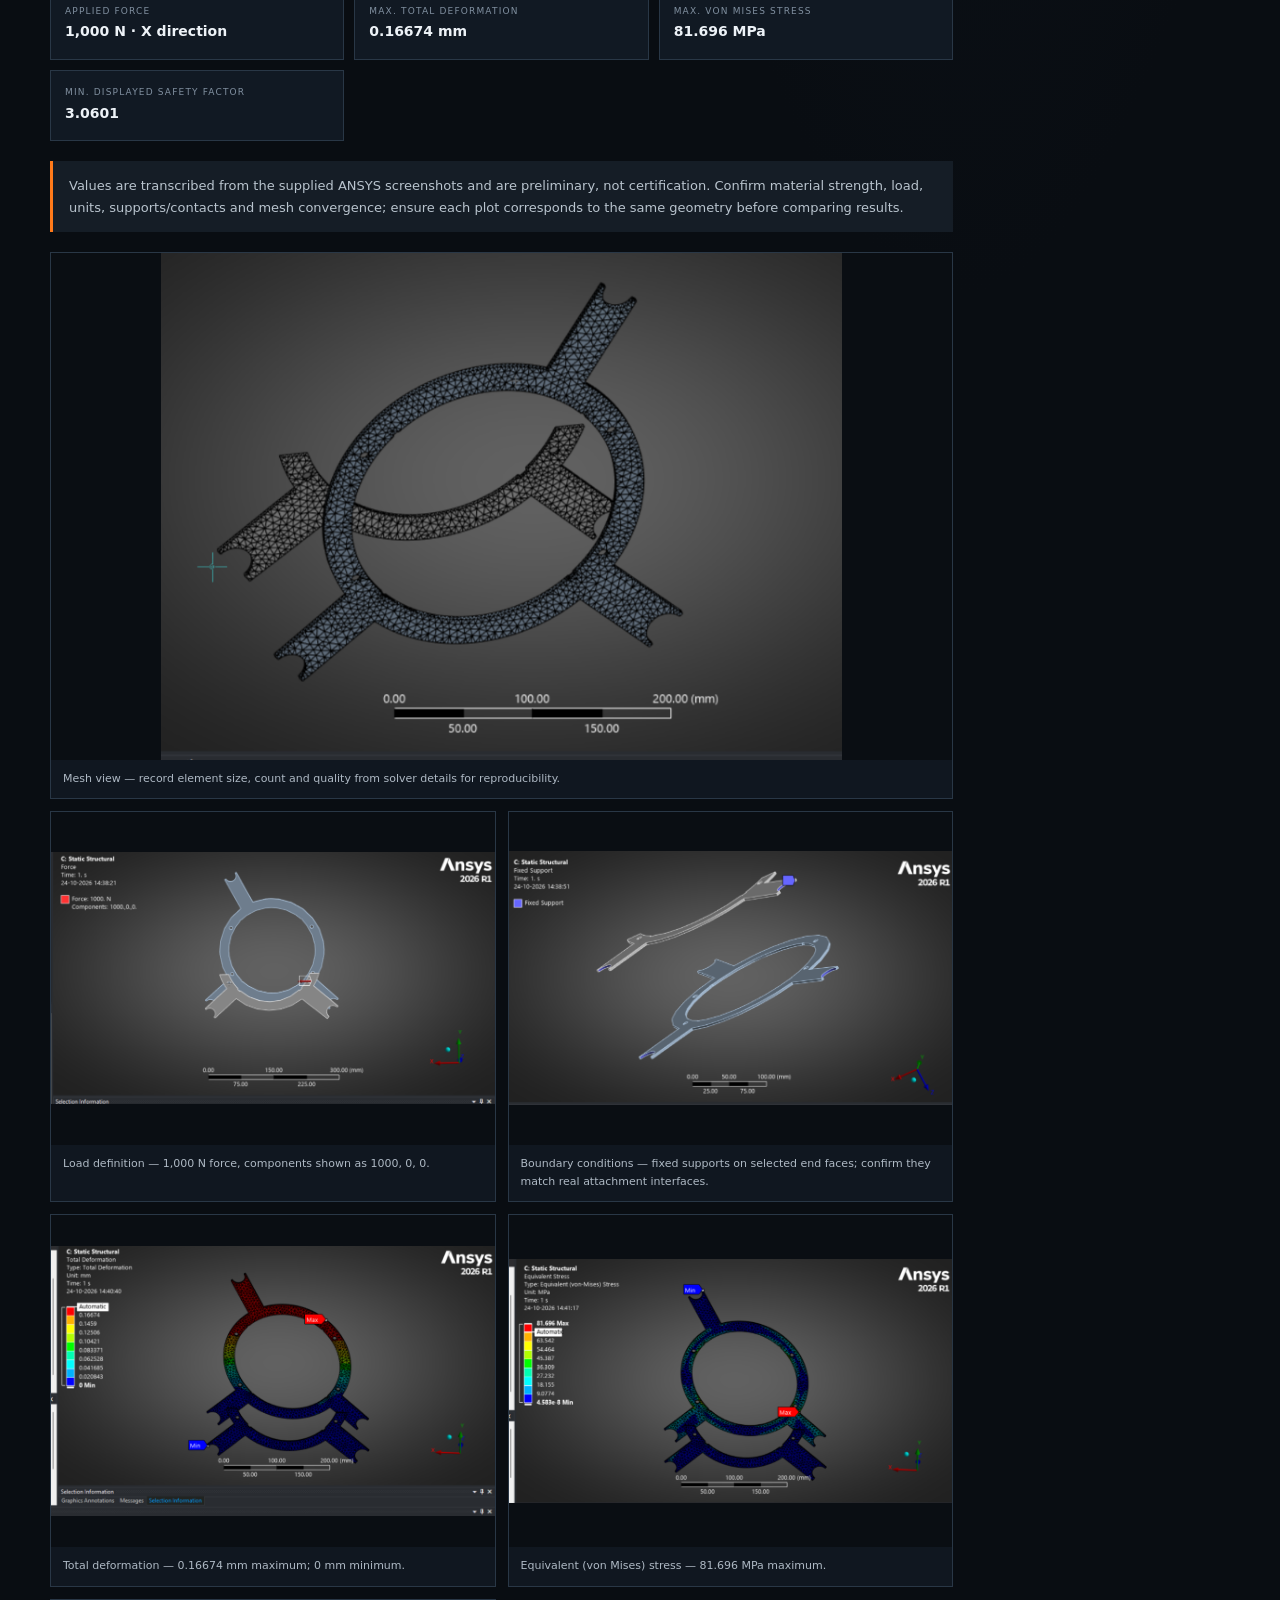
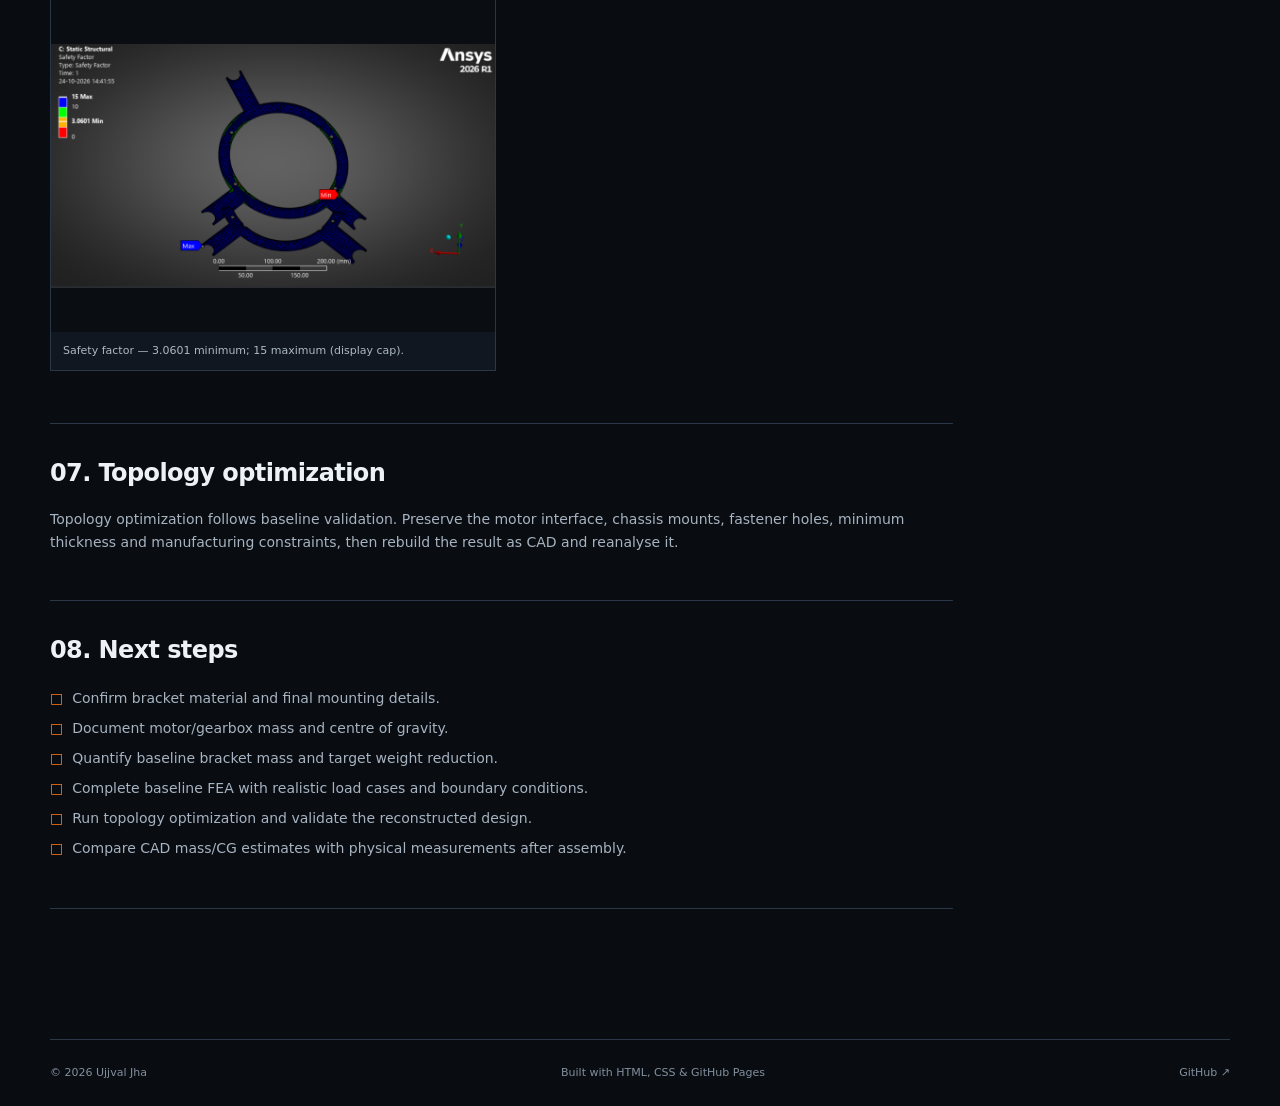
<file: projects/motor-bracket.html>
<!doctype html><html lang="en"><head><meta charset="utf-8"><meta name="viewport" content="width=device-width, initial-scale=1"><meta name="description" content="Motor mounting bracket CAD, assembly packaging and preliminary ANSYS static structural results for a Baja vehicle."><meta name="theme-color" content="#090d12"><title>Motor Mounting Bracket | Portfolio</title><link rel="stylesheet" href="../style.css"></head><body><header class="site-header"><div class="header-inner">
<a class="brand" href="../index.html"><span class="brand-mark">UJ</span><span>UJJVAL JHA<span class="muted"> / MECHANICAL</span></span></a>
<nav class="nav" aria-label="Main navigation"><a href="../index.html">Home</a><a href="../index.html#projects">Case studies</a><a href="../index.html#about">About</a><a class="contact" href="mailto:xenetronmac@gmail.com">Contact</a></nav>
</div></header>
<main class="container"><section class="project-hero"><div class="breadcrumb"><a href="../index.html">Portfolio</a> / Projects / Motor bracket</div><div class="eyebrow">PROJECT 03 · BRACKET DESIGN & FEA</div><h1>Motor Mounting<br><span class="accent">Bracket Design.</span></h1><p class="hero-copy">Designing a compact motor/gearbox bracket that fits the roll-cage envelope, supports defined service and impact-related loads, and allows practical assembly. The full vehicle assembly provides packaging and mass-distribution context.</p><div class="badges"><span>SolidWorks</span><span>Ansys</span><span>Topology optimization planned</span></div><div class="project-gallery">
<figure class="gallery-item wide"><img src="../assets/images/motor-bracket-installed-assembly.png" alt="Motor mounted inside the Baja roll-cage assembly in CAD"><figcaption>Motor and bracket fit, access and surrounding clearances inside the roll cage.</figcaption></figure>
<figure class="gallery-item"><img src="../assets/images/motor-bracket-concept-ring-three-arm.png" alt="Three-arm ring-style motor bracket CAD concept"><figcaption>Concept A — ring-shaped bracket with three mounting arms.</figcaption></figure>
<figure class="gallery-item"><img src="../assets/images/motor-bracket-concept-curved-crossmember.png" alt="Curved cross-member motor bracket CAD concept"><figcaption>Concept B — curved cross-member layout with two mounting interfaces.</figcaption></figure>
<figure class="gallery-item"><img src="../assets/images/motor-bracket-ansys-safety-factor.png" alt="Ansys static structural safety factor result for the bracket concept"><figcaption>Supplied ANSYS safety-factor plot: minimum 11.566, display maximum 15. Confirm material, loading, supports and result settings before interpreting it.</figcaption></figure>
<figure class="gallery-item"><img src="../assets/images/motor-bracket-ansys-optimization-view.png" alt="Ansys bracket optimization or result view"><figcaption>Supplied ANSYS result/selection view; the result type and setup need confirmation.</figcaption></figure>
</div></section>
<div class="project-layout"><article class="project-content">
<section id="objective"><h2>01. Design objective</h2><p>Create a compact, lightweight bracket that supports the motor/gearbox under defined operating and impact-related loads while fitting the roll cage, allowing assembly access and preserving nearby clearances.</p></section>
<section id="constraints"><h2>02. Constraints and initial approach</h2><ul><li>Mounting depends on roll-cage geometry and motor/gearbox mass.</li><li>A nominal 3 mm thickness is under consideration; it is not yet a validated final thickness.</li><li>The 232-component vehicle assembly, including roll cage and drivetrain hardware, supports packaging and assembly checks.</li><li>Topology optimization must preserve critical interfaces and attachment points.</li></ul></section>
<section id="assembly"><h2>03. Full assembly and mass representation</h2><p>The full SolidWorks assembly includes the roll cage, drivetrain and driver to review vehicle packaging and the occupied envelope.</p><p>Vehicle calculations depend on total mass and CG location/height. Before physical assembly, CAD values remain estimates. Realistic densities, measured component masses and correct positions improve them, while physical weighing and CG measurement are needed for validation.</p></section>
<section id="braking-load"><h2>04. Supplemental braking load estimate</h2><p>For a 25 kg motor stopping from 60 km/h to zero in 0.5 s, constant deceleration gives about 33.3 m/s² (3.4 g) and an equivalent inertial force of 833 N.</p><div class="metric-grid"><div class="metric"><span>ASSUMED MOTOR MASS</span><strong>25 kg</strong></div><div class="metric"><span>ESTIMATED INERTIAL FORCE</span><strong>833 N</strong></div><div class="metric"><span>68 mm OFFSET MOMENT</span><strong>56.7 N·m</strong></div></div><p>With a 68 mm offset perpendicular to the attachment plane, the moment is 833 N × 0.068 m ≈ 56.7 N·m. Direction depends on the coordinate system and free-body model.</p><div class="info-box"><strong>Load-case distinction:</strong> this estimate is separate from the ANSYS screenshot with a 1,000 N global-X force. The 833 N and 56.7 N·m were not shown as solved results. This constant-deceleration estimate is not crash-impact validation; rerun the model with consistent loads and realistic mounts before design acceptance.</div></section>
<section id="fea"><h2>05. Structural analysis plan</h2><ul><li>Define realistic motor-mass, acceleration/braking, reaction-torque, chain and impact load cases.</li><li>Represent the load path through the bracket, fasteners/welds and roll cage.</li><li>Use realistic contacts and supports; do not fully fix interfaces that actually transfer load through fasteners or contact surfaces.</li><li>Review von Mises stress, deformation, fastener loads and stress concentrations.</li><li>Check mesh refinement and ensure unrealistic constraints or singularities do not dominate results.</li></ul><div class="info-box">One supplied safety-factor screenshot reports a minimum of 11.566 (display maximum 15). A separate 1,000 N global-X result set reports 3.0601, 81.696 MPa and 0.16674 mm. They remain separate because identical geometry, material and settings are not established. Neither is validated until loading, material, contacts, supports, mesh convergence and result settings are confirmed.</div></section>

<section id="material-specification"><h2>Material and bracket specification</h2><p>The concept uses a nominal <strong>3 mm thickness</strong>. Structural Steel is a provisional reference; the original model used custom material properties, so verify each ANSYS material card before treating results as final.</p><p>For reference only, typical ANSYS Structural Steel values are 200 GPa modulus, 0.30 Poisson’s ratio, 7,850 kg/m³ density and 250 MPa yield strength. Verify them against the actual material card and stock specification.</p><p>Using the assumed 250 MPa yield strength, 250 / 81.696 ≈ <strong>3.06</strong>, matching the displayed minimum 3.0601 numerically. This check does not prove the solve used that material card.</p><div class="info-box">Verify steel grade/certificate, service and impact loads, bolt/weld connections, mounting restraints, mesh convergence, and geometry consistency across plots.</div></section>

<section id="material-properties"><h2>Material properties and assumptions</h2>
<p><strong>Material:</strong> Default ANSYS Structural Steel values are provisional. The original solve reportedly used custom properties, so verify Engineering Data before attributing these values to that solve.</p>
<table><thead><tr><th>Property</th><th>Provisional value</th></tr></thead><tbody>
<tr><td>Young's modulus</td><td>200 GPa</td></tr>
<tr><td>Poisson's ratio</td><td>0.30</td></tr>
<tr><td>Density</td><td>7,850 kg/m³</td></tr>
<tr><td>Yield strength</td><td>250 MPa (assumed typical default; verify against the actual Ansys material card)</td></tr>
</tbody></table>
<div class="info-box">These are illustrative assumptions, not a certified grade. If adopted, rerun the model with this material card; do not mix results and properties from different material definitions.</div>
</section>

<section id="analysis-results"><h2>06. Initial ANSYS results</h2>
<p>These screenshots show the static-structural setup and its first result set: a 1,000 N force in global X. Interpret results only after confirming realistic supports, intended loading and correct material properties.</p>
<div class="metric-grid">
<div class="metric"><span>APPLIED FORCE</span><strong>1,000 N · X direction</strong></div>
<div class="metric"><span>MAX. TOTAL DEFORMATION</span><strong>0.16674 mm</strong></div>
<div class="metric"><span>MAX. VON MISES STRESS</span><strong>81.696 MPa</strong></div>
<div class="metric"><span>MIN. DISPLAYED SAFETY FACTOR</span><strong>3.0601</strong></div>
</div>
<div class="info-box">Values are transcribed from the supplied ANSYS screenshots and are preliminary, not certification. Confirm material strength, load, units, supports/contacts and mesh convergence; ensure each plot corresponds to the same geometry before comparing results.</div>
<div class="project-gallery">
<figure class="gallery-item wide"><img src="../assets/images/motor-bracket-mesh.png" alt="Ansys finite element mesh on bracket geometry"><figcaption>Mesh view — record element size, count and quality from solver details for reproducibility.</figcaption></figure>
<figure class="gallery-item"><img src="../assets/images/motor-bracket-force-1000n.png" alt="Ansys applied 1000 newton force in global X direction"><figcaption>Load definition — 1,000 N force, components shown as 1000, 0, 0.</figcaption></figure>
<figure class="gallery-item"><img src="../assets/images/motor-bracket-fixed-supports.png" alt="Ansys fixed support boundary conditions"><figcaption>Boundary conditions — fixed supports on selected end faces; confirm they match real attachment interfaces.</figcaption></figure>
<figure class="gallery-item"><img src="../assets/images/motor-bracket-total-deformation.png" alt="Ansys total deformation contour plot"><figcaption>Total deformation — 0.16674 mm maximum; 0 mm minimum.</figcaption></figure>
<figure class="gallery-item"><img src="../assets/images/motor-bracket-von-mises-stress.png" alt="Ansys equivalent von Mises stress contour plot"><figcaption>Equivalent (von Mises) stress — 81.696 MPa maximum.</figcaption></figure>
<figure class="gallery-item"><img src="../assets/images/motor-bracket-safety-factor-final.png" alt="Ansys safety factor contour plot"><figcaption>Safety factor — 3.0601 minimum; 15 maximum (display cap).</figcaption></figure>
</div>
</section>

<section id="topology"><h2>07. Topology optimization</h2><p>Topology optimization follows baseline validation. Preserve the motor interface, chassis mounts, fastener holes, minimum thickness and manufacturing constraints, then rebuild the result as CAD and reanalyse it.</p></section>
<section id="next"><h2>08. Next steps</h2><ul class="checklist"><li>Confirm bracket material and final mounting details.</li><li>Document motor/gearbox mass and centre of gravity.</li><li>Quantify baseline bracket mass and target weight reduction.</li><li>Complete baseline FEA with realistic load cases and boundary conditions.</li><li>Run topology optimization and validate the reconstructed design.</li><li>Compare CAD mass/CG estimates with physical measurements after assembly.</li></ul></section>
</article><aside class="project-sidebar"><h3>ON THIS PAGE</h3><a href="#objective">Objective</a><a href="#constraints">Constraints</a><a href="#assembly">Assembly & mass</a><a href="#braking-load">Braking load estimate</a><a href="#fea">Structural analysis</a><a href="#analysis-results">ANSYS results</a><a href="#topology">Topology optimization</a><a href="#next">Next steps</a><hr style="border:0;border-top:1px solid #293746;margin:16px 0"><h3>PROJECT STATUS</h3><p class="small-note">CAD concepts, mesh, load, supports and result plots added.</p><p class="small-note">Model assumptions and mesh convergence still need validation.</p><a href="../index.html#projects">← All projects</a></aside></div></main><footer class="site-footer container"><span>© 2026 Ujjval Jha</span><span>Built with HTML, CSS &amp; GitHub Pages</span><a href="https://github.com/1ujjwal1">GitHub ↗</a></footer></body></html>
</file>
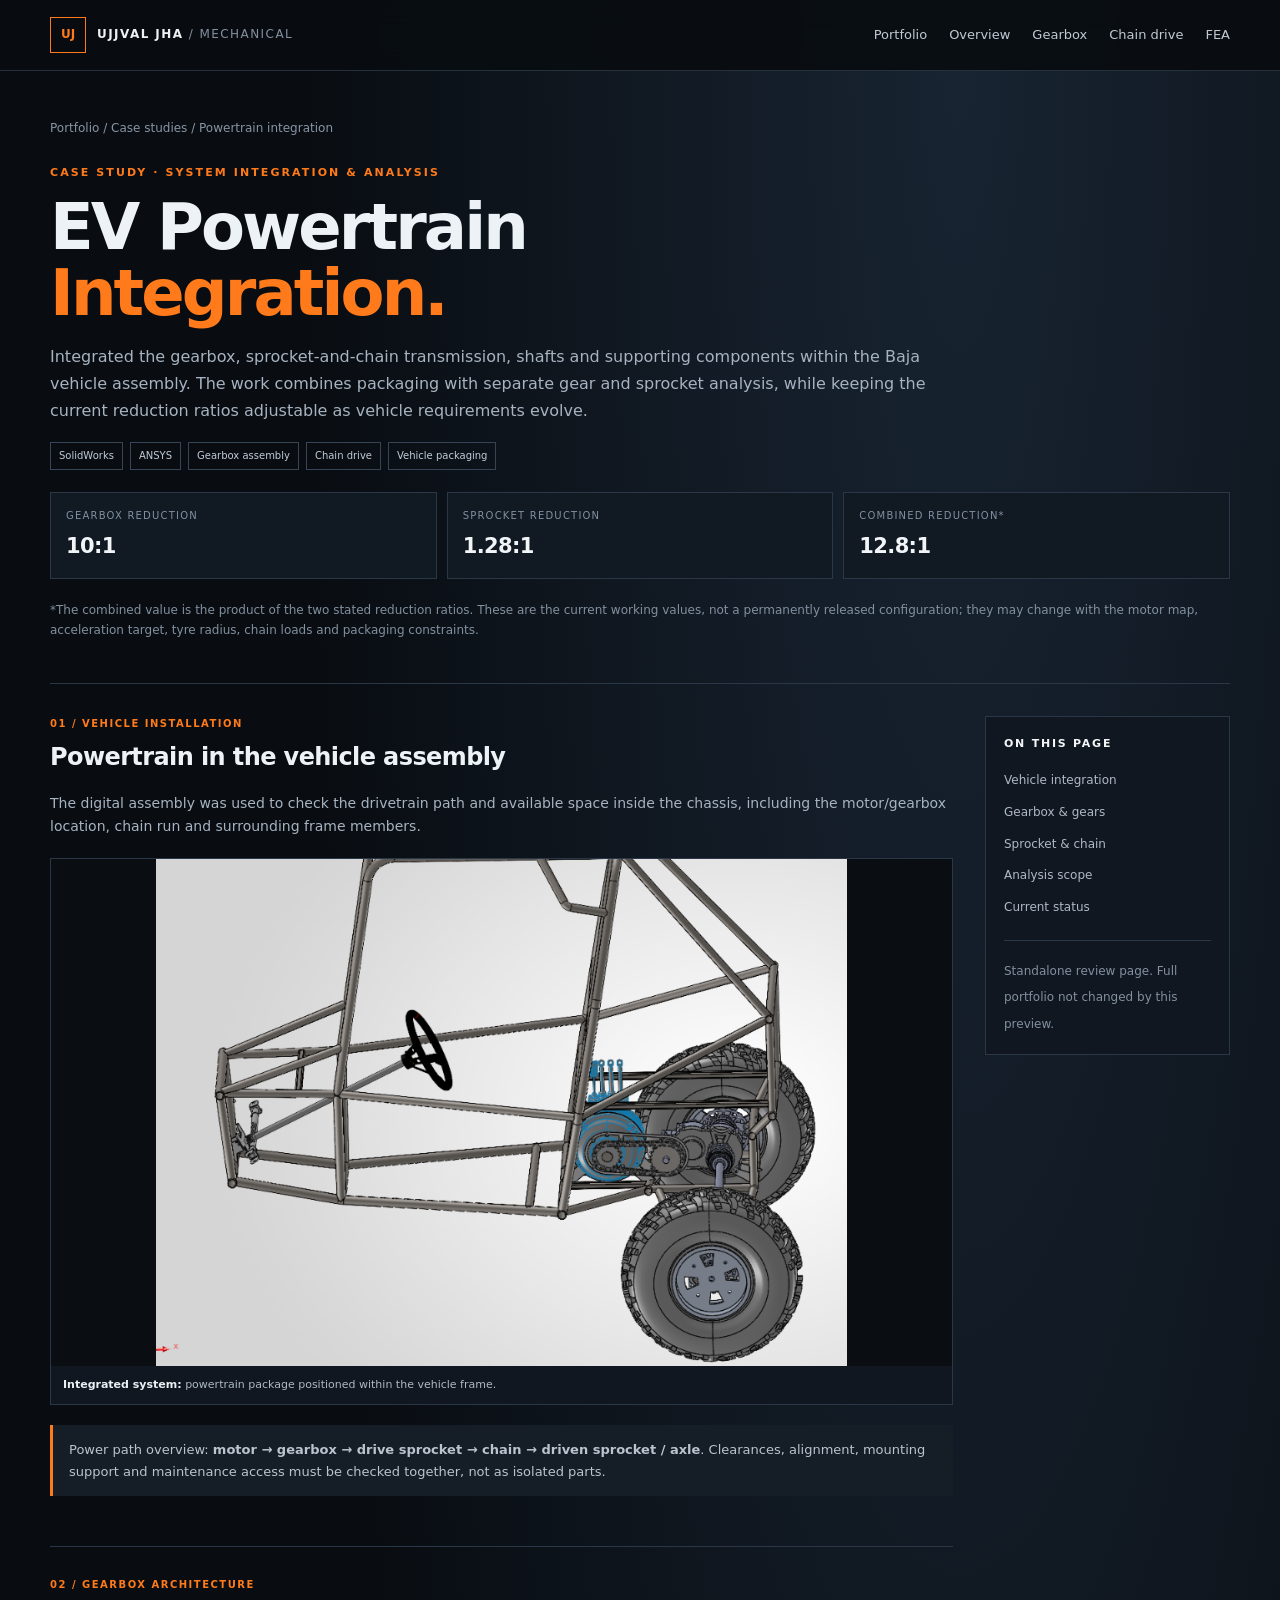
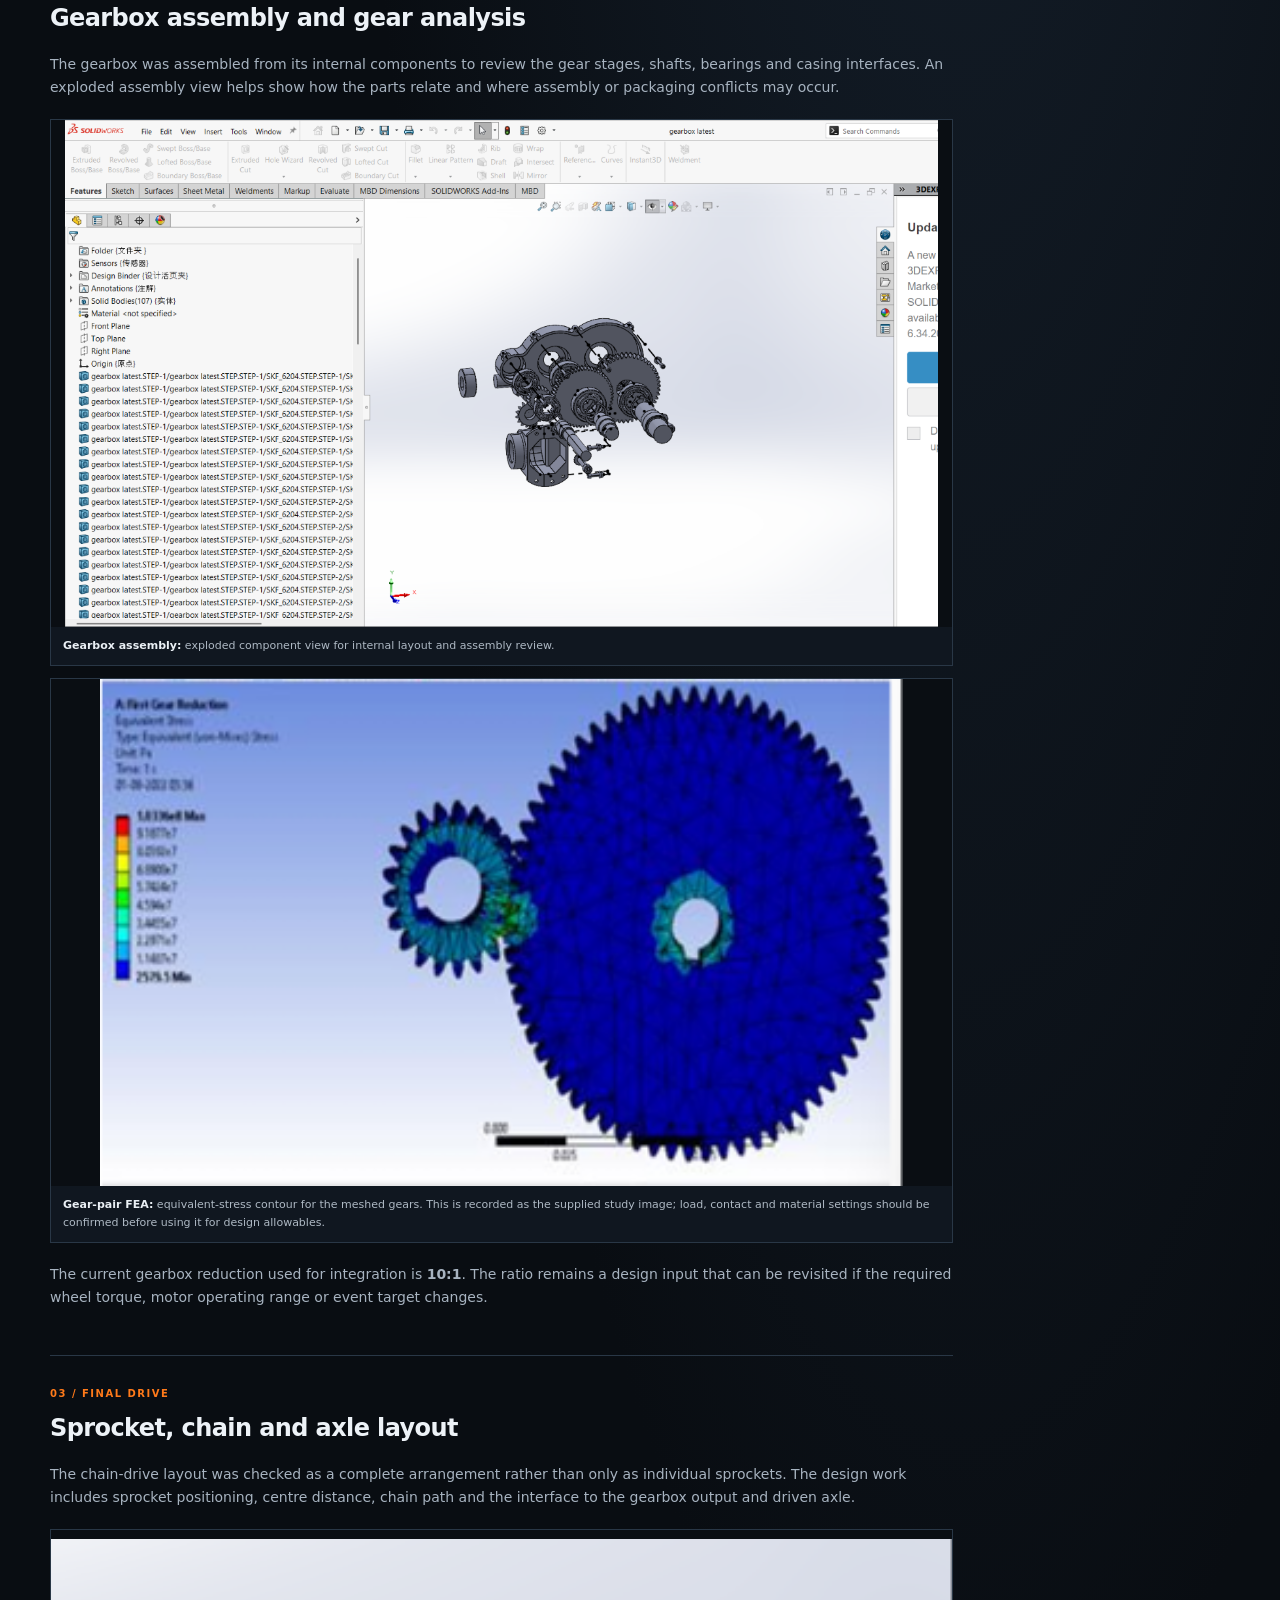
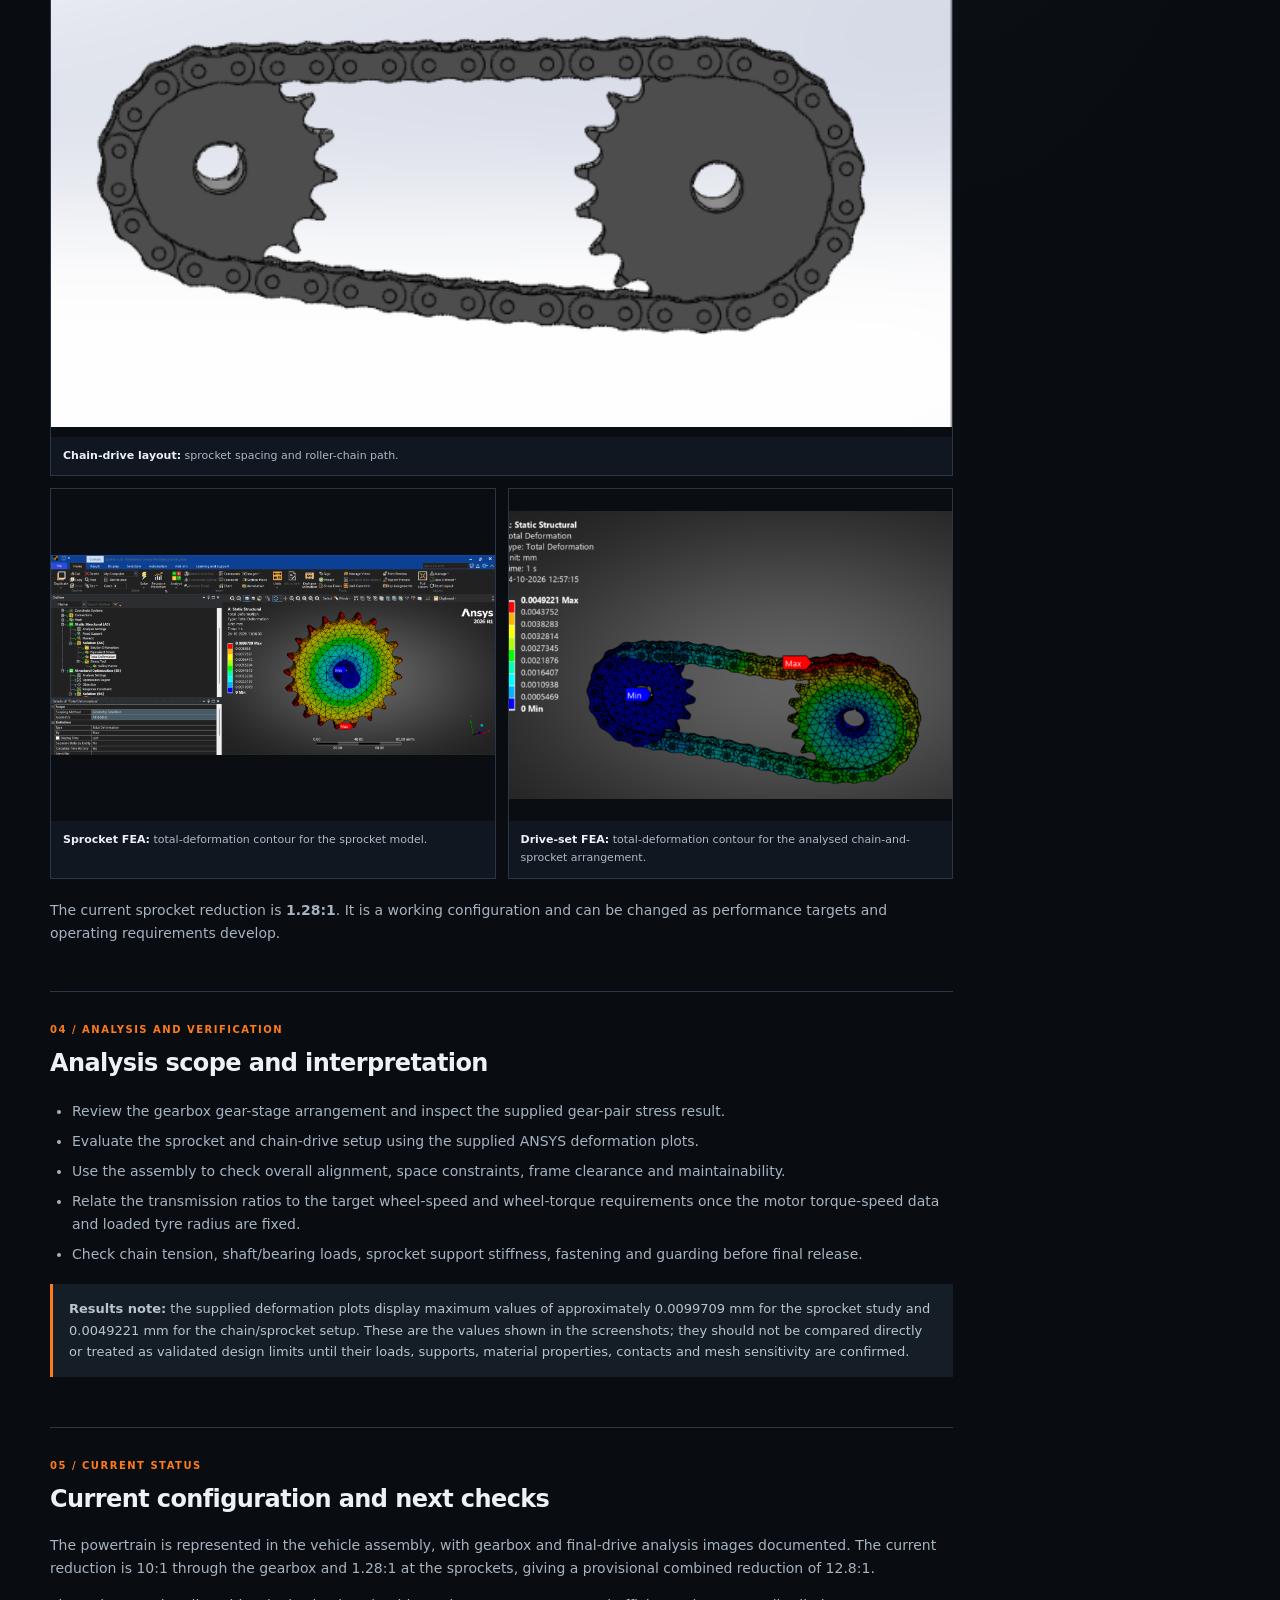
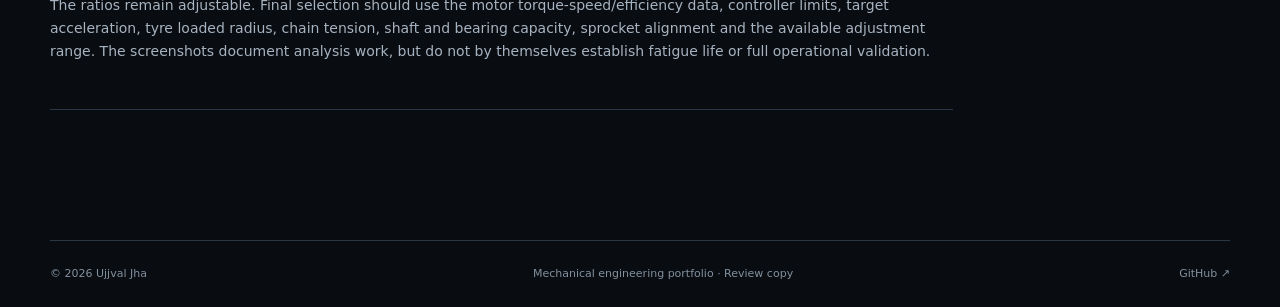
<file: projects/powertrain-integration.html>
<!doctype html>
<html lang="en">
<head>
  <meta charset="utf-8">
  <meta name="viewport" content="width=device-width, initial-scale=1">
  <meta name="description" content="Baja EV powertrain integration case study covering gearbox packaging, gear and sprocket analysis, chain drive layout, and vehicle installation.">
  <meta name="theme-color" content="#090d12">
  <title>EV Powertrain Integration | Ujjval Jha</title>
  <link rel="stylesheet" href="powertrain-review.css">
  <style>
    .ratio-strip{display:grid;grid-template-columns:repeat(3,minmax(0,1fr));gap:10px;margin:22px 0}
    .ratio-box{border:1px solid var(--line);background:#111923;padding:15px;min-width:0}
    .ratio-box span{display:block;color:#8190a0;font-size:10px;letter-spacing:.12em;text-transform:uppercase}
    .ratio-box strong{display:block;font-size:21px;letter-spacing:-.03em;margin-top:4px;color:#f2f5f8}
    .stage-label{font-size:10px;text-transform:uppercase;letter-spacing:.15em;color:var(--accent);font-weight:800;margin-bottom:6px}
    .project-content figure figcaption strong{color:#eaf0f5;font-weight:700}
    @media(max-width:520px){.ratio-strip{grid-template-columns:1fr}}
  </style>
</head>
<body>
<header class="site-header"><div class="header-inner">
  <a class="brand" href="../index.html"><span class="brand-mark">UJ</span><span>UJJVAL JHA<span class="muted"> / MECHANICAL</span></span></a>
  <nav class="nav" aria-label="Main navigation"><a href="../index.html">Portfolio</a><a href="#top">Overview</a><a href="#gearbox">Gearbox</a><a href="#chain-drive">Chain drive</a><a href="#analysis">FEA</a></nav>
</div></header>
<main class="container" id="top">
  <section class="project-hero">
    <div class="breadcrumb">Portfolio / Case studies / Powertrain integration</div>
    <div class="eyebrow">CASE STUDY · SYSTEM INTEGRATION & ANALYSIS</div>
    <h1>EV Powertrain<br><span class="accent">Integration.</span></h1>
    <p class="hero-copy">Integrated the gearbox, sprocket-and-chain transmission, shafts and supporting components within the Baja vehicle assembly. The work combines packaging with separate gear and sprocket analysis, while keeping the current reduction ratios adjustable as vehicle requirements evolve.</p>
    <div class="badges"><span>SolidWorks</span><span>ANSYS</span><span>Gearbox assembly</span><span>Chain drive</span><span>Vehicle packaging</span></div>
    <div class="ratio-strip" aria-label="Current provisional reduction ratios">
      <div class="ratio-box"><span>Gearbox reduction</span><strong>10:1</strong></div>
      <div class="ratio-box"><span>Sprocket reduction</span><strong>1.28:1</strong></div>
      <div class="ratio-box"><span>Combined reduction*</span><strong>12.8:1</strong></div>
    </div>
    <p class="small-note">*The combined value is the product of the two stated reduction ratios. These are the current working values, not a permanently released configuration; they may change with the motor map, acceleration target, tyre radius, chain loads and packaging constraints.</p>
  </section>

  <div class="project-layout">
    <article class="project-content">
      <section id="overview">
        <div class="stage-label">01 / Vehicle installation</div>
        <h2>Powertrain in the vehicle assembly</h2>
        <p>The digital assembly was used to check the drivetrain path and available space inside the chassis, including the motor/gearbox location, chain run and surrounding frame members.</p>
        <div class="project-gallery">
          <figure class="gallery-item wide"><img src="../assets/images/case-powertrain-powertrain-integrated-vehicle.png" alt="Side view of the Baja vehicle CAD assembly with the powertrain integrated inside the chassis" loading="lazy"><figcaption><strong>Integrated system:</strong> powertrain package positioned within the vehicle frame.</figcaption></figure>
        </div>
        <div class="info-box">Power path overview: <strong>motor → gearbox → drive sprocket → chain → driven sprocket / axle</strong>. Clearances, alignment, mounting support and maintenance access must be checked together, not as isolated parts.</div>
      </section>

      <section id="gearbox">
        <div class="stage-label">02 / Gearbox architecture</div>
        <h2>Gearbox assembly and gear analysis</h2>
        <p>The gearbox was assembled from its internal components to review the gear stages, shafts, bearings and casing interfaces. An exploded assembly view helps show how the parts relate and where assembly or packaging conflicts may occur.</p>
        <div class="project-gallery">
          <figure class="gallery-item wide"><img src="../assets/images/case-powertrain-gearbox-exploded-view.png" alt="SolidWorks gearbox assembly shown in an exploded arrangement with gears, shafts and housing components" loading="lazy"><figcaption><strong>Gearbox assembly:</strong> exploded component view for internal layout and assembly review.</figcaption></figure>
          <figure class="gallery-item wide"><img src="../assets/images/case-powertrain-gear-pair-equivalent-stress.png" alt="ANSYS equivalent stress contour on a meshed gear pair" loading="lazy"><figcaption><strong>Gear-pair FEA:</strong> equivalent-stress contour for the meshed gears. This is recorded as the supplied study image; load, contact and material settings should be confirmed before using it for design allowables.</figcaption></figure>
        </div>
        <p>The current gearbox reduction used for integration is <strong>10:1</strong>. The ratio remains a design input that can be revisited if the required wheel torque, motor operating range or event target changes.</p>
      </section>

      <section id="chain-drive">
        <div class="stage-label">03 / Final drive</div>
        <h2>Sprocket, chain and axle layout</h2>
        <p>The chain-drive layout was checked as a complete arrangement rather than only as individual sprockets. The design work includes sprocket positioning, centre distance, chain path and the interface to the gearbox output and driven axle.</p>
        <div class="project-gallery">
          <figure class="gallery-item wide"><img src="../assets/images/case-powertrain-chain-sprocket-layout.png" alt="CAD layout of a roller chain wrapped around two sprockets" loading="lazy"><figcaption><strong>Chain-drive layout:</strong> sprocket spacing and roller-chain path.</figcaption></figure>
          <figure class="gallery-item"><img src="../assets/images/case-powertrain-sprocket-total-deformation.png" alt="ANSYS meshed sprocket showing total deformation contours" loading="lazy"><figcaption><strong>Sprocket FEA:</strong> total-deformation contour for the sprocket model.</figcaption></figure>
          <figure class="gallery-item"><img src="../assets/images/case-powertrain-chain-sprocket-assembly-deformation.png" alt="ANSYS deformation contour for the chain and sprocket setup" loading="lazy"><figcaption><strong>Drive-set FEA:</strong> total-deformation contour for the analysed chain-and-sprocket arrangement.</figcaption></figure>
        </div>
        <p>The current sprocket reduction is <strong>1.28:1</strong>. It is a working configuration and can be changed as performance targets and operating requirements develop.</p>
      </section>

      <section id="analysis">
        <div class="stage-label">04 / Analysis and verification</div>
        <h2>Analysis scope and interpretation</h2>
        <ul>
          <li>Review the gearbox gear-stage arrangement and inspect the supplied gear-pair stress result.</li>
          <li>Evaluate the sprocket and chain-drive setup using the supplied ANSYS deformation plots.</li>
          <li>Use the assembly to check overall alignment, space constraints, frame clearance and maintainability.</li>
          <li>Relate the transmission ratios to the target wheel-speed and wheel-torque requirements once the motor torque-speed data and loaded tyre radius are fixed.</li>
          <li>Check chain tension, shaft/bearing loads, sprocket support stiffness, fastening and guarding before final release.</li>
        </ul>
        <div class="info-box"><strong>Results note:</strong> the supplied deformation plots display maximum values of approximately 0.0099709 mm for the sprocket study and 0.0049221 mm for the chain/sprocket setup. These are the values shown in the screenshots; they should not be compared directly or treated as validated design limits until their loads, supports, material properties, contacts and mesh sensitivity are confirmed.</div>
      </section>

      <section id="current-status">
        <div class="stage-label">05 / Current status</div>
        <h2>Current configuration and next checks</h2>
        <p>The powertrain is represented in the vehicle assembly, with gearbox and final-drive analysis images documented. The current reduction is 10:1 through the gearbox and 1.28:1 at the sprockets, giving a provisional combined reduction of 12.8:1.</p>
        <p>The ratios remain adjustable. Final selection should use the motor torque-speed/efficiency data, controller limits, target acceleration, tyre loaded radius, chain tension, shaft and bearing capacity, sprocket alignment and the available adjustment range. The screenshots document analysis work, but do not by themselves establish fatigue life or full operational validation.</p>
      </section>
    </article>

    <aside class="project-sidebar">
      <h3>ON THIS PAGE</h3>
      <a href="#overview">Vehicle integration</a>
      <a href="#gearbox">Gearbox & gears</a>
      <a href="#chain-drive">Sprocket & chain</a>
      <a href="#analysis">Analysis scope</a>
      <a href="#current-status">Current status</a>
      <hr style="border:0;border-top:1px solid #293746;margin:16px 0">
      <span class="small-note">Standalone review page. Full portfolio not changed by this preview.</span>
    </aside>
  </div>
</main>
<footer class="site-footer container"><span>© 2026 Ujjval Jha</span><span>Mechanical engineering portfolio · Review copy</span><a href="https://github.com/1ujjwal1">GitHub ↗</a></footer>
</body>
</html>
</file>
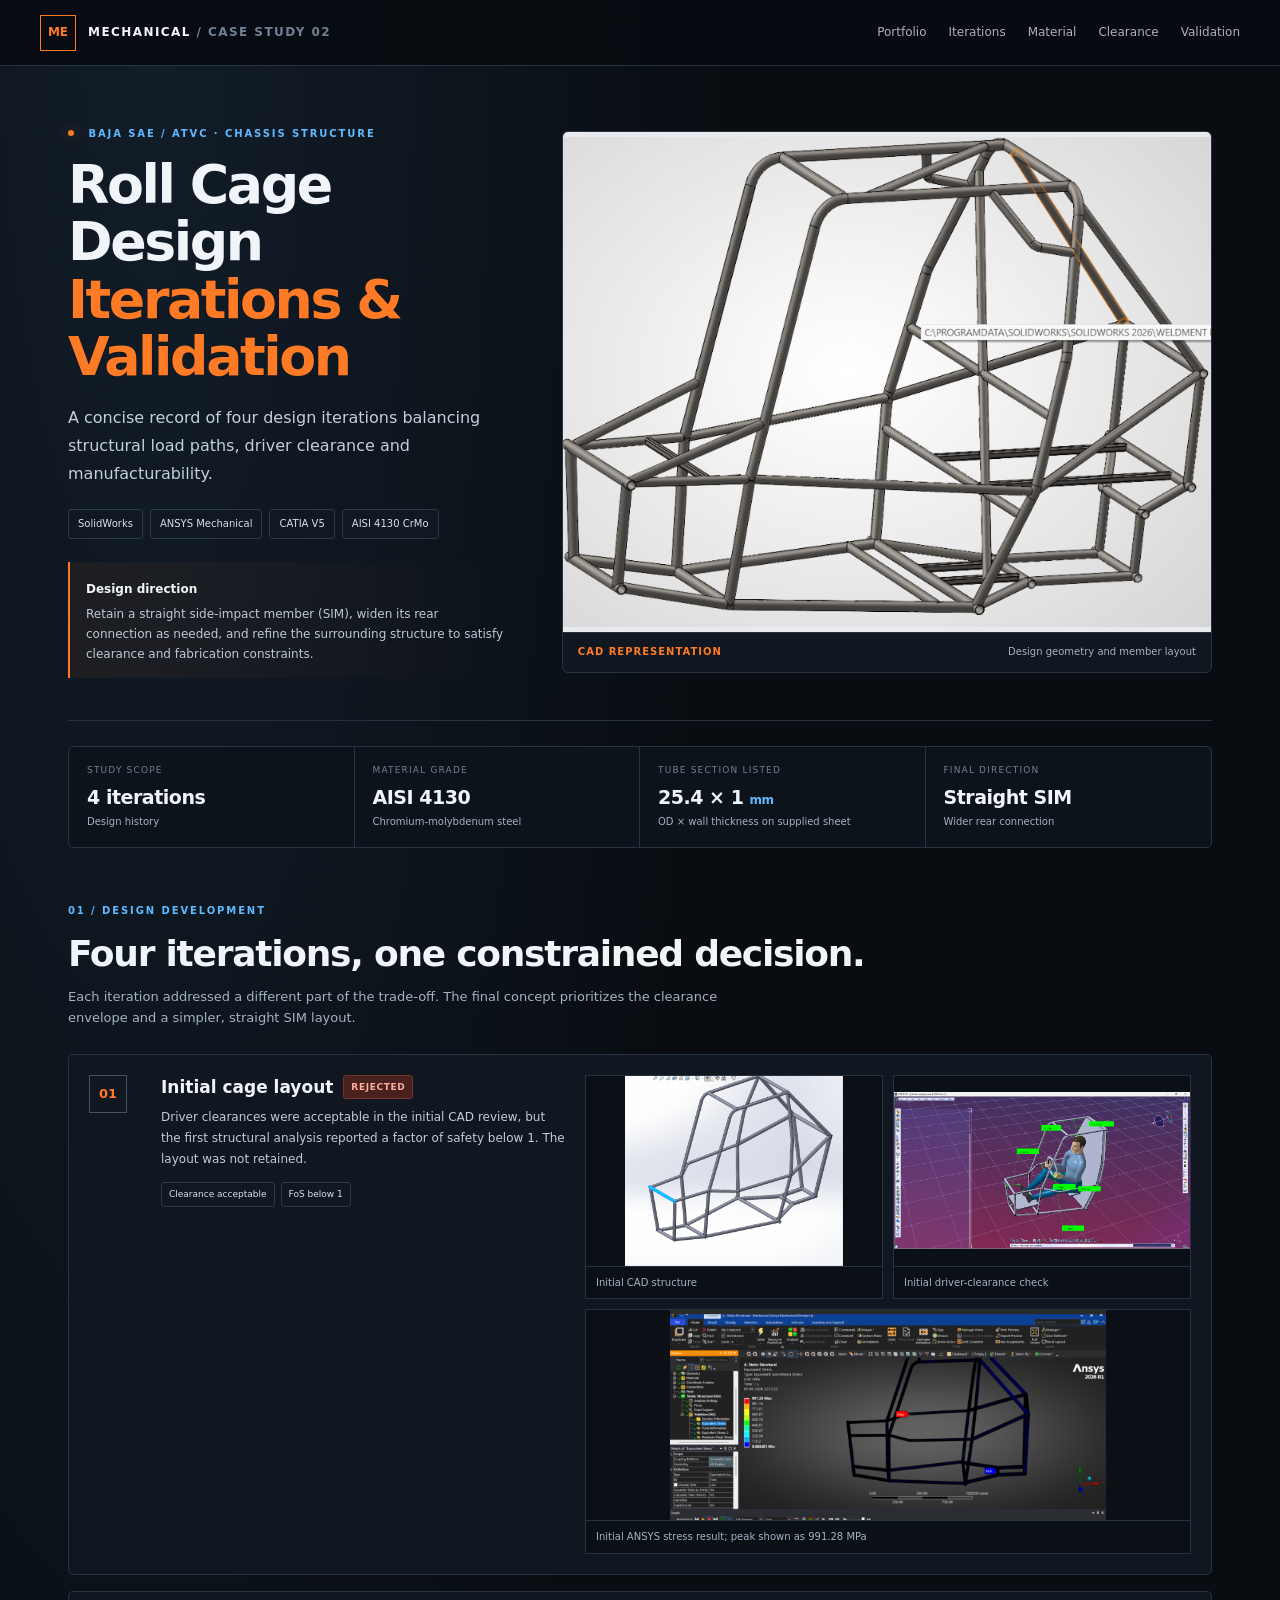
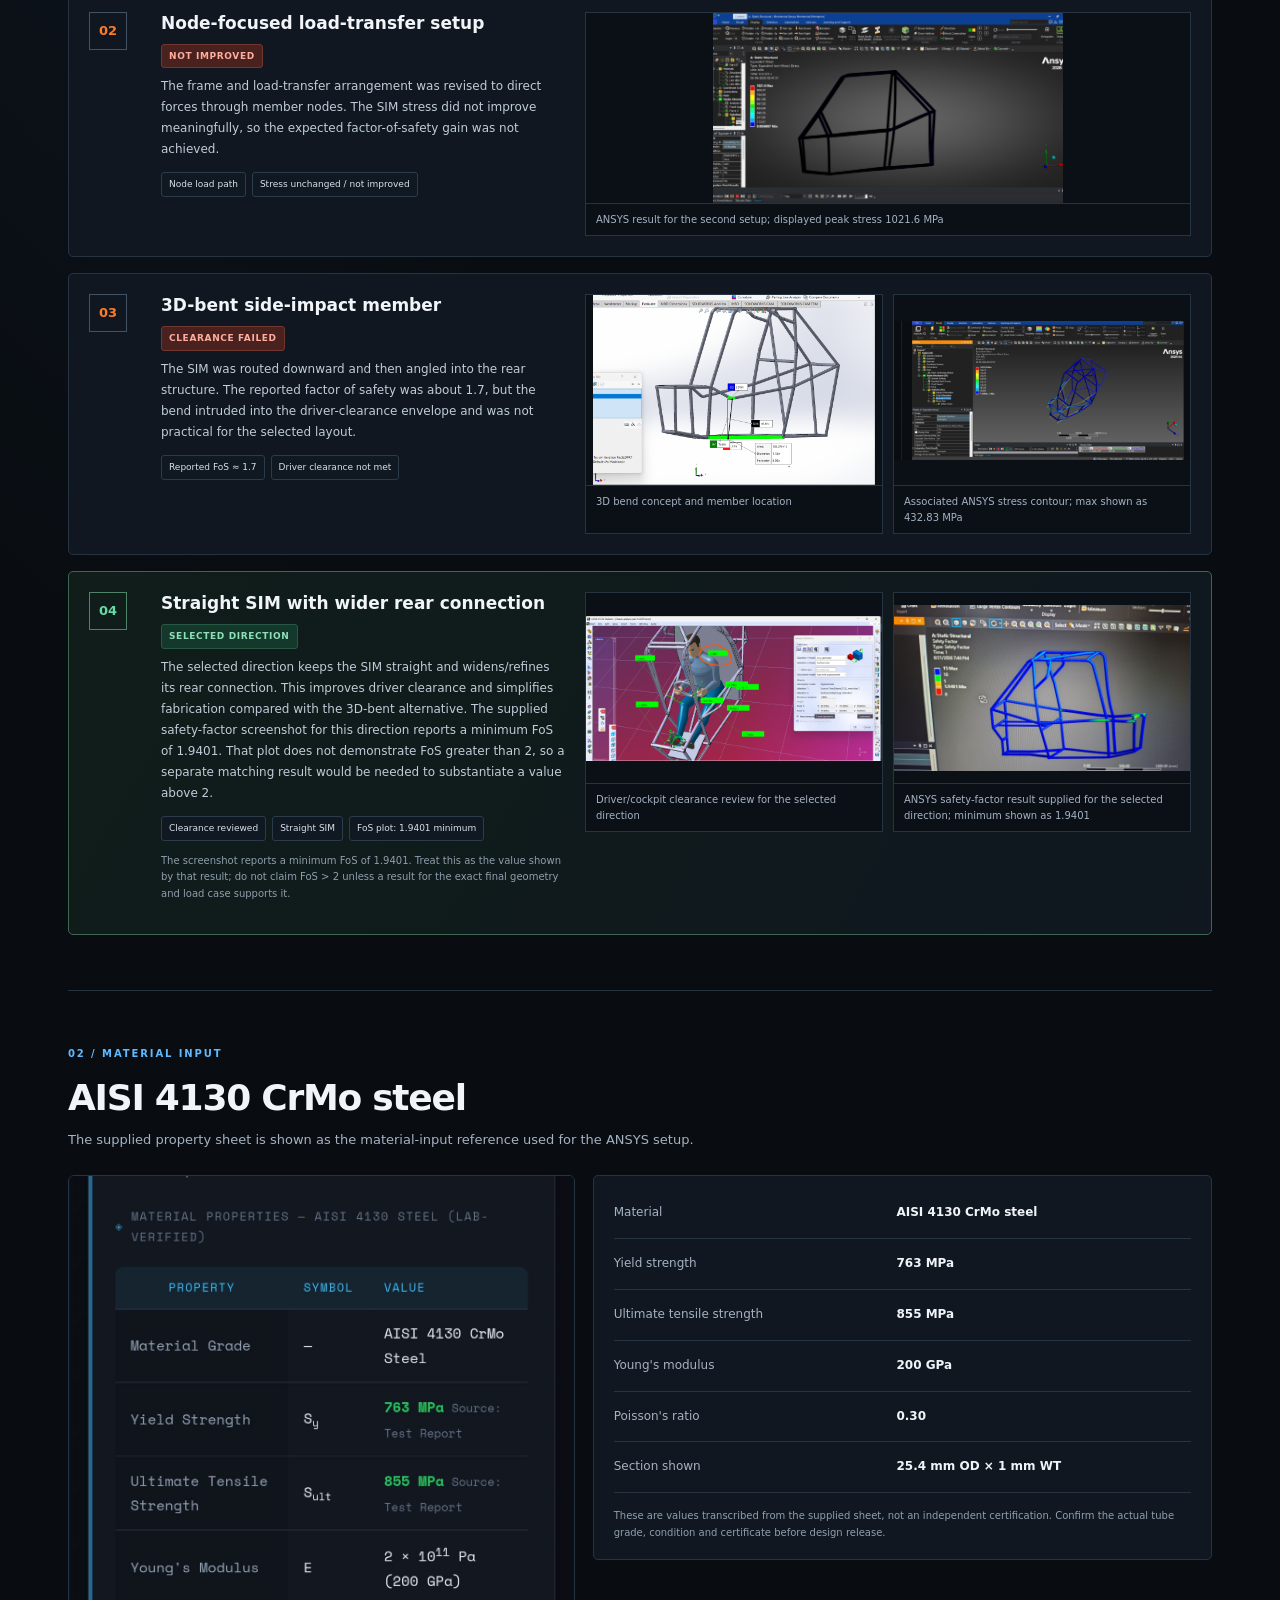
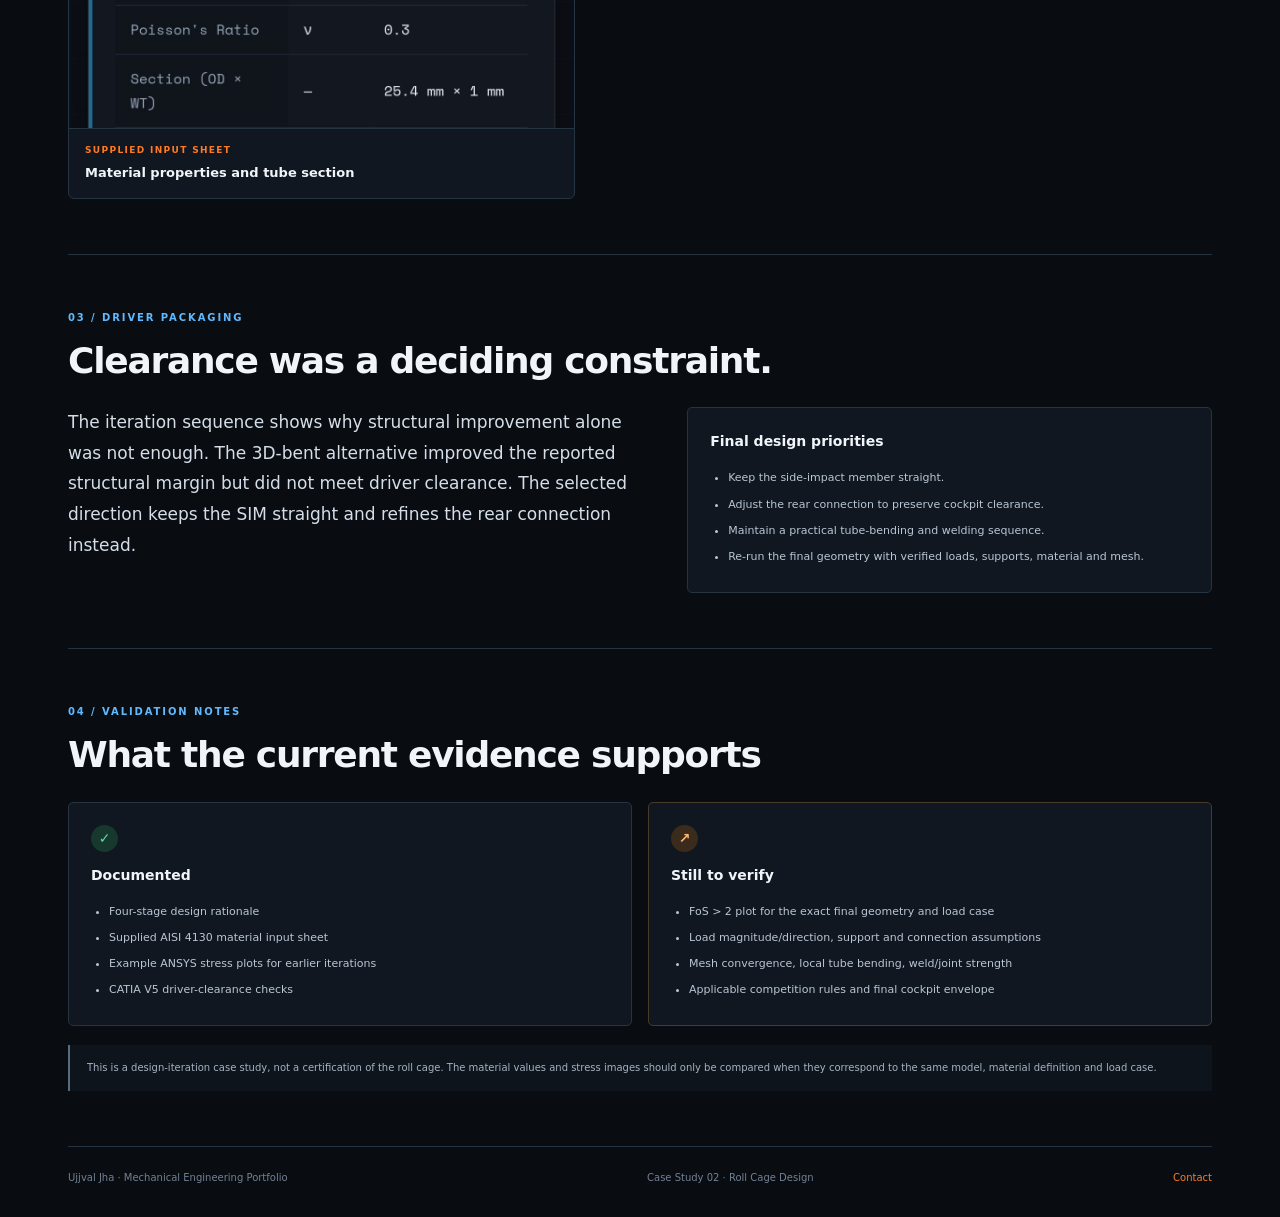
<file: projects/roll-cage.html>
<!doctype html>
<html lang="en">
<head>
<meta charset="utf-8"><meta name="viewport" content="width=device-width, initial-scale=1"><meta name="theme-color" content="#090d12">
<meta name="description" content="Ujjval Jha's Baja SAE / ATVC roll cage design iteration study, driver clearances and ANSYS material and structural analysis.">
<title>Roll Cage Design Iterations | Ujjval Jha</title><link rel="stylesheet" href="roll-cage-review.css">
</head>
<body>
<header class="topbar"><a class="brand" href="../index.html"><span class="brand-mark">ME</span><span class="brand-name">MECHANICAL <i>/ CASE STUDY 02</i></span></a><nav><a href="../index.html">Portfolio</a><a href="#iterations">Iterations</a><a href="#material">Material</a><a href="#clearance">Clearance</a><a href="#limits">Validation</a></nav></header>
<main class="shell" id="top">
<section class="hero">
 <div class="hero-copy"><p class="eyebrow"><span class="dot"></span> BAJA SAE / ATVC · CHASSIS STRUCTURE</p><h1>Roll Cage Design<br><span>Iterations & Validation</span></h1>
 <p class="lede">A concise record of four design iterations balancing structural load paths, driver clearance and manufacturability.</p>
 <div class="tag-row"><span>SolidWorks</span><span>ANSYS Mechanical</span><span>CATIA V5</span><span>AISI 4130 CrMo</span></div>
 <div class="hero-note"><strong>Design direction</strong><p>Retain a straight side-impact member (SIM), widen its rear connection as needed, and refine the surrounding structure to satisfy clearance and fabrication constraints.</p></div></div>
 <figure class="hero-figure"><img src="../assets/images/case-roll-roll-cage-final-cad-representation.png" alt="Roll cage CAD representation with member layout and a highlighted side member"><figcaption><span>CAD REPRESENTATION</span><span>Design geometry and member layout</span></figcaption></figure>
</section>
<section class="summary-strip"><div><span class="stat-label">Study scope</span><strong>4 iterations</strong><small>Design history</small></div><div><span class="stat-label">Material grade</span><strong>AISI 4130</strong><small>Chromium-molybdenum steel</small></div><div><span class="stat-label">Tube section listed</span><strong>25.4 × 1 <em>mm</em></strong><small>OD × wall thickness on supplied sheet</small></div><div><span class="stat-label">Final direction</span><strong>Straight SIM</strong><small>Wider rear connection</small></div></section>
<section id="iterations" class="section"><div class="section-heading"><p class="eyebrow">01 / DESIGN DEVELOPMENT</p><h2>Four iterations, one constrained decision.</h2><p class="section-subtitle">Each iteration addressed a different part of the trade-off. The final concept prioritizes the clearance envelope and a simpler, straight SIM layout.</p></div>
<div class="iteration-list">
 <article class="iteration"><div class="iteration-number">01</div><div class="iteration-copy"><div class="iteration-top"><h3>Initial cage layout</h3><span class="pill rejected">Rejected</span></div><p>Driver clearances were acceptable in the initial CAD review, but the first structural analysis reported a factor of safety below 1. The layout was not retained.</p><div class="mini-tags"><span>Clearance acceptable</span><span>FoS below 1</span></div></div><div class="iteration-media two-up"><figure><img src="../assets/images/case-roll-iteration-1-initial-cad.png" alt="Initial roll cage CAD iteration"><figcaption>Initial CAD structure</figcaption></figure><figure><img src="../assets/images/case-roll-iteration-1-driver-clearance.png" alt="CATIA driver packaging and clearance assessment"><figcaption>Initial driver-clearance check</figcaption></figure><figure class="wide"><img src="../assets/images/case-roll-iteration-1-ansys-stress.png" alt="ANSYS stress plot from initial roll cage study"><figcaption>Initial ANSYS stress result; peak shown as 991.28 MPa</figcaption></figure></div></article>
 <article class="iteration"><div class="iteration-number">02</div><div class="iteration-copy"><div class="iteration-top"><h3>Node-focused load-transfer setup</h3><span class="pill rejected">Not improved</span></div><p>The frame and load-transfer arrangement was revised to direct forces through member nodes. The SIM stress did not improve meaningfully, so the expected factor-of-safety gain was not achieved.</p><div class="mini-tags"><span>Node load path</span><span>Stress unchanged / not improved</span></div></div><div class="iteration-media one-up"><figure><img src="../assets/images/case-roll-iteration-2-node-load-path-ansys.png" alt="ANSYS stress result for node-focused load-transfer setup"><figcaption>ANSYS result for the second setup; displayed peak stress 1021.6 MPa</figcaption></figure></div></article>
 <article class="iteration"><div class="iteration-number">03</div><div class="iteration-copy"><div class="iteration-top"><h3>3D-bent side-impact member</h3><span class="pill rejected">Clearance failed</span></div><p>The SIM was routed downward and then angled into the rear structure. The reported factor of safety was about 1.7, but the bend intruded into the driver-clearance envelope and was not practical for the selected layout.</p><div class="mini-tags"><span>Reported FoS ≈ 1.7</span><span>Driver clearance not met</span></div></div><div class="iteration-media two-up"><figure><img src="../assets/images/case-roll-iteration-3-geometry.png" alt="Geometry of the three-dimensional bent side-impact member"><figcaption>3D bend concept and member location</figcaption></figure><figure><img src="../assets/images/case-roll-iteration-3-ansys-stress.png" alt="ANSYS static structural result for the 3D-bent member setup"><figcaption>Associated ANSYS stress contour; max shown as 432.83 MPa</figcaption></figure></div></article>
 <article class="iteration final-iteration"><div class="iteration-number">04</div><div class="iteration-copy"><div class="iteration-top"><h3>Straight SIM with wider rear connection</h3><span class="pill selected">Selected direction</span></div><p>The selected direction keeps the SIM straight and widens/refines its rear connection. This improves driver clearance and simplifies fabrication compared with the 3D-bent alternative. The supplied safety-factor screenshot for this direction reports a minimum FoS of 1.9401. That plot does not demonstrate FoS greater than 2, so a separate matching result would be needed to substantiate a value above 2.</p><div class="mini-tags"><span>Clearance reviewed</span><span>Straight SIM</span><span>FoS plot: 1.9401 minimum</span></div><p class="small-note">The screenshot reports a minimum FoS of 1.9401. Treat this as the value shown by that result; do not claim FoS &gt; 2 unless a result for the exact final geometry and load case supports it.</p></div><div class="iteration-media two-up"><figure><img src="../assets/images/case-roll-iteration-4-driver-clearance.png" alt="CATIA V5 driver packaging review with clearance measurements"><figcaption>Driver/cockpit clearance review for the selected direction</figcaption></figure><figure><img src="../assets/images/case-roll-iteration-4-safety-factor.png" alt="ANSYS safety-factor result associated with the selected straight side-impact member direction"><figcaption>ANSYS safety-factor result supplied for the selected direction; minimum shown as 1.9401</figcaption></figure></div></article>
</div></section>
<section id="material" class="section material-section"><div class="section-heading"><p class="eyebrow">02 / MATERIAL INPUT</p><h2>AISI 4130 CrMo steel</h2><p class="section-subtitle">The supplied property sheet is shown as the material-input reference used for the ANSYS setup.</p></div><div class="material-layout"><figure class="media-card material-sheet"><img src="../assets/images/case-roll-aisi-4130-property-sheet.png" alt="Supplied AISI 4130 steel material property sheet"><figcaption><span class="caption-kicker">SUPPLIED INPUT SHEET</span><span class="caption-title">Material properties and tube section</span></figcaption></figure><div class="property-panel"><div class="property-row"><span>Material</span><b>AISI 4130 CrMo steel</b></div><div class="property-row"><span>Yield strength</span><b>763 MPa</b></div><div class="property-row"><span>Ultimate tensile strength</span><b>855 MPa</b></div><div class="property-row"><span>Young's modulus</span><b>200 GPa</b></div><div class="property-row"><span>Poisson's ratio</span><b>0.30</b></div><div class="property-row"><span>Section shown</span><b>25.4 mm OD × 1 mm WT</b></div><p class="small-note">These are values transcribed from the supplied sheet, not an independent certification. Confirm the actual tube grade, condition and certificate before design release.</p></div></div></section>
<section id="clearance" class="section"><div class="section-heading"><p class="eyebrow">03 / DRIVER PACKAGING</p><h2>Clearance was a deciding constraint.</h2></div><div class="two-column"><p class="body-large">The iteration sequence shows why structural improvement alone was not enough. The 3D-bent alternative improved the reported structural margin but did not meet driver clearance. The selected direction keeps the SIM straight and refines the rear connection instead.</p><div class="detail-card"><h3>Final design priorities</h3><ul><li>Keep the side-impact member straight.</li><li>Adjust the rear connection to preserve cockpit clearance.</li><li>Maintain a practical tube-bending and welding sequence.</li><li>Re-run the final geometry with verified loads, supports, material and mesh.</li></ul></div></div></section>
<section id="limits" class="section validation-section"><div class="section-heading"><p class="eyebrow">04 / VALIDATION NOTES</p><h2>What the current evidence supports</h2></div><div class="validation-grid"><div class="validation-card"><span class="status-icon done">✓</span><h3>Documented</h3><ul><li>Four-stage design rationale</li><li>Supplied AISI 4130 material input sheet</li><li>Example ANSYS stress plots for earlier iterations</li><li>CATIA V5 driver-clearance checks</li></ul></div><div class="validation-card pending-card"><span class="status-icon pending">↗</span><h3>Still to verify</h3><ul><li>FoS &gt; 2 plot for the exact final geometry and load case</li><li>Load magnitude/direction, support and connection assumptions</li><li>Mesh convergence, local tube bending, weld/joint strength</li><li>Applicable competition rules and final cockpit envelope</li></ul></div></div><p class="closing-note">This is a design-iteration case study, not a certification of the roll cage. The material values and stress images should only be compared when they correspond to the same model, material definition and load case.</p></section>
<footer class="footer"><span>Ujjval Jha · Mechanical Engineering Portfolio</span><span>Case Study 02 · Roll Cage Design</span><a href="mailto:xenetronmac@gmail.com">Contact</a></footer>
</main></body></html>
</file>
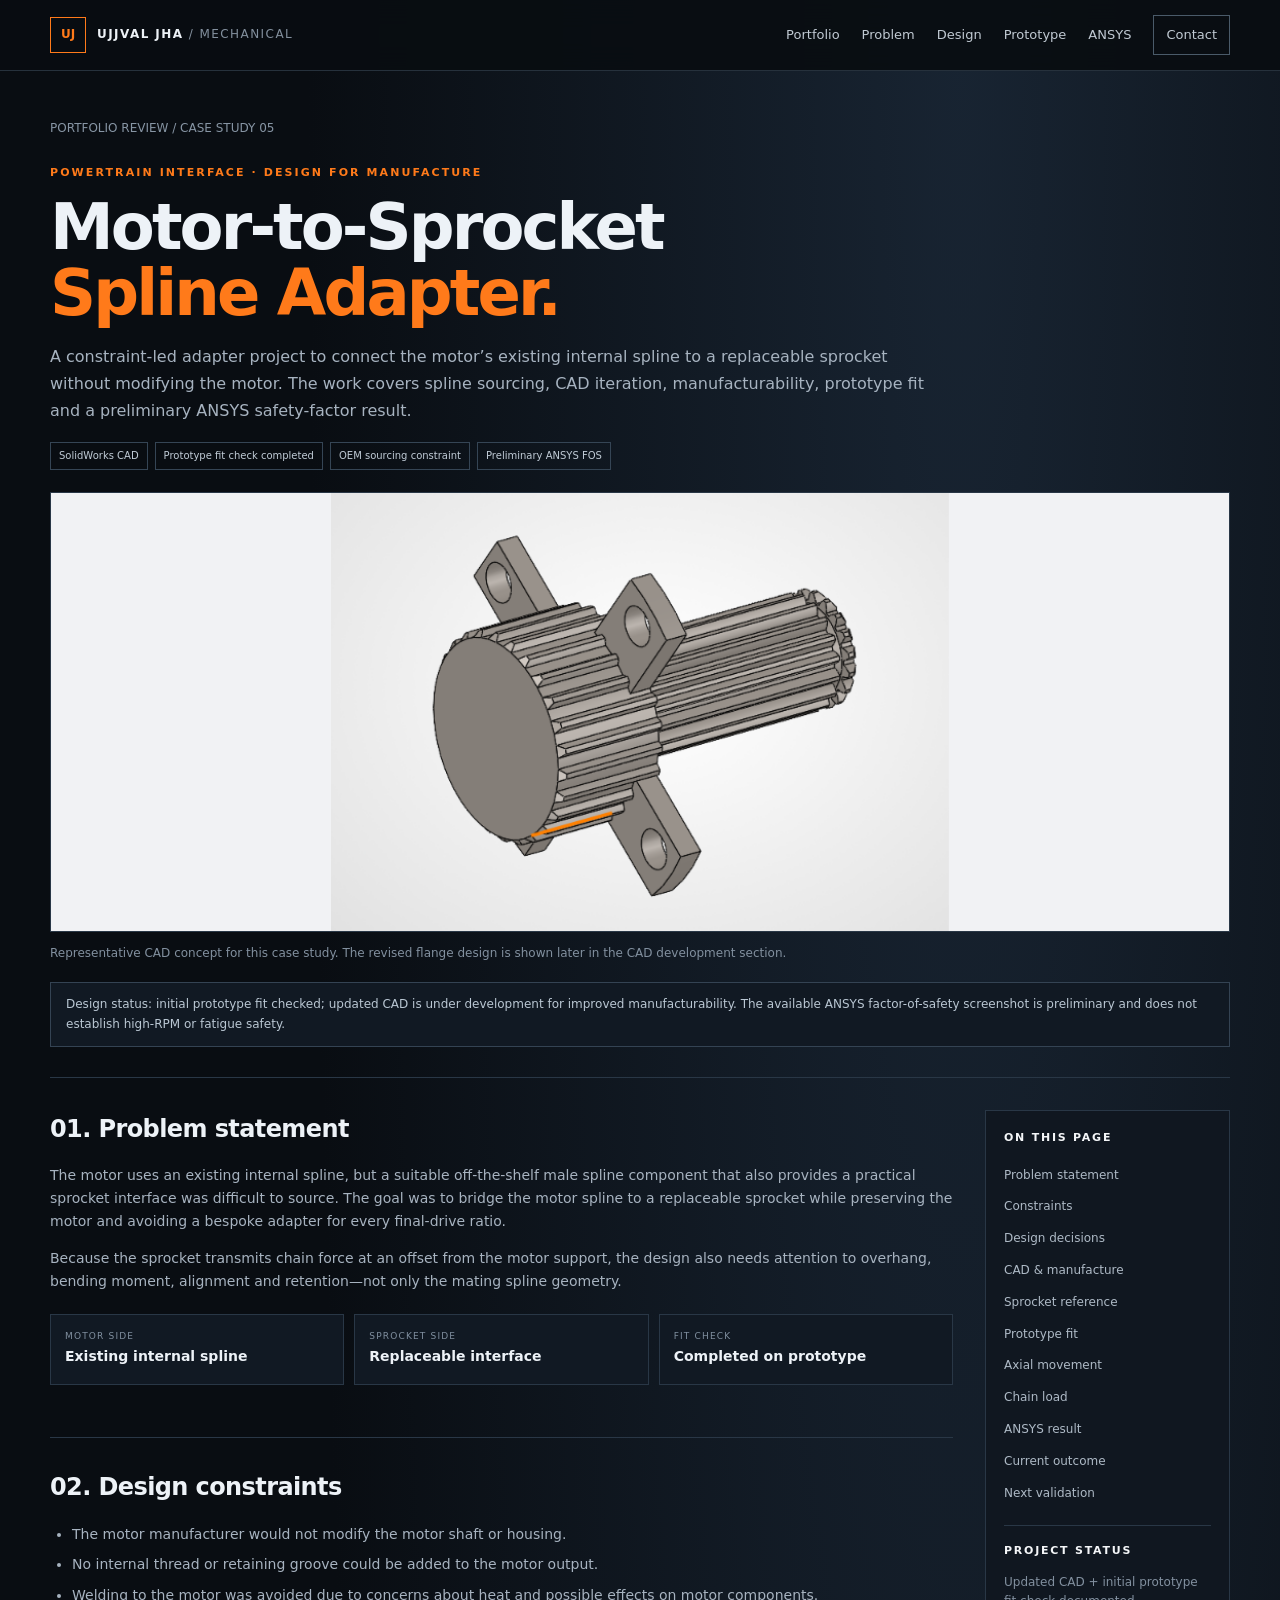
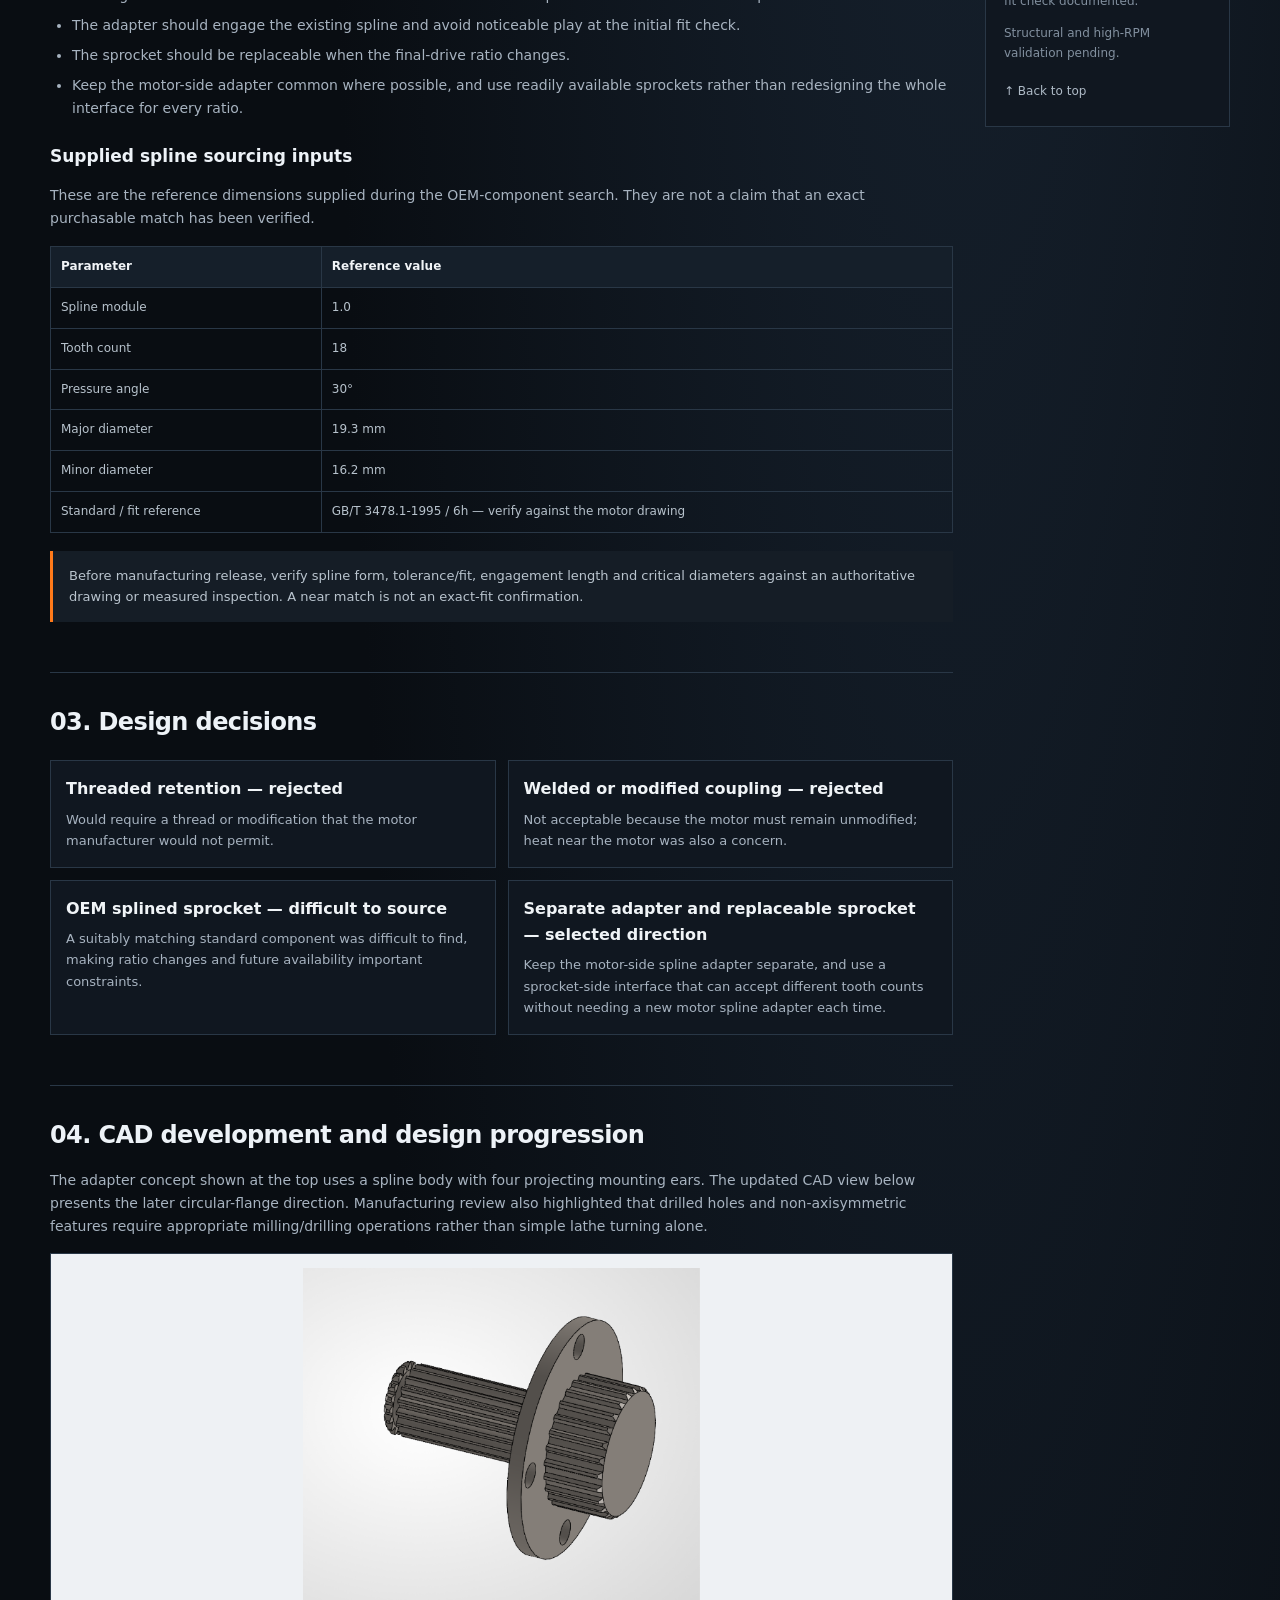
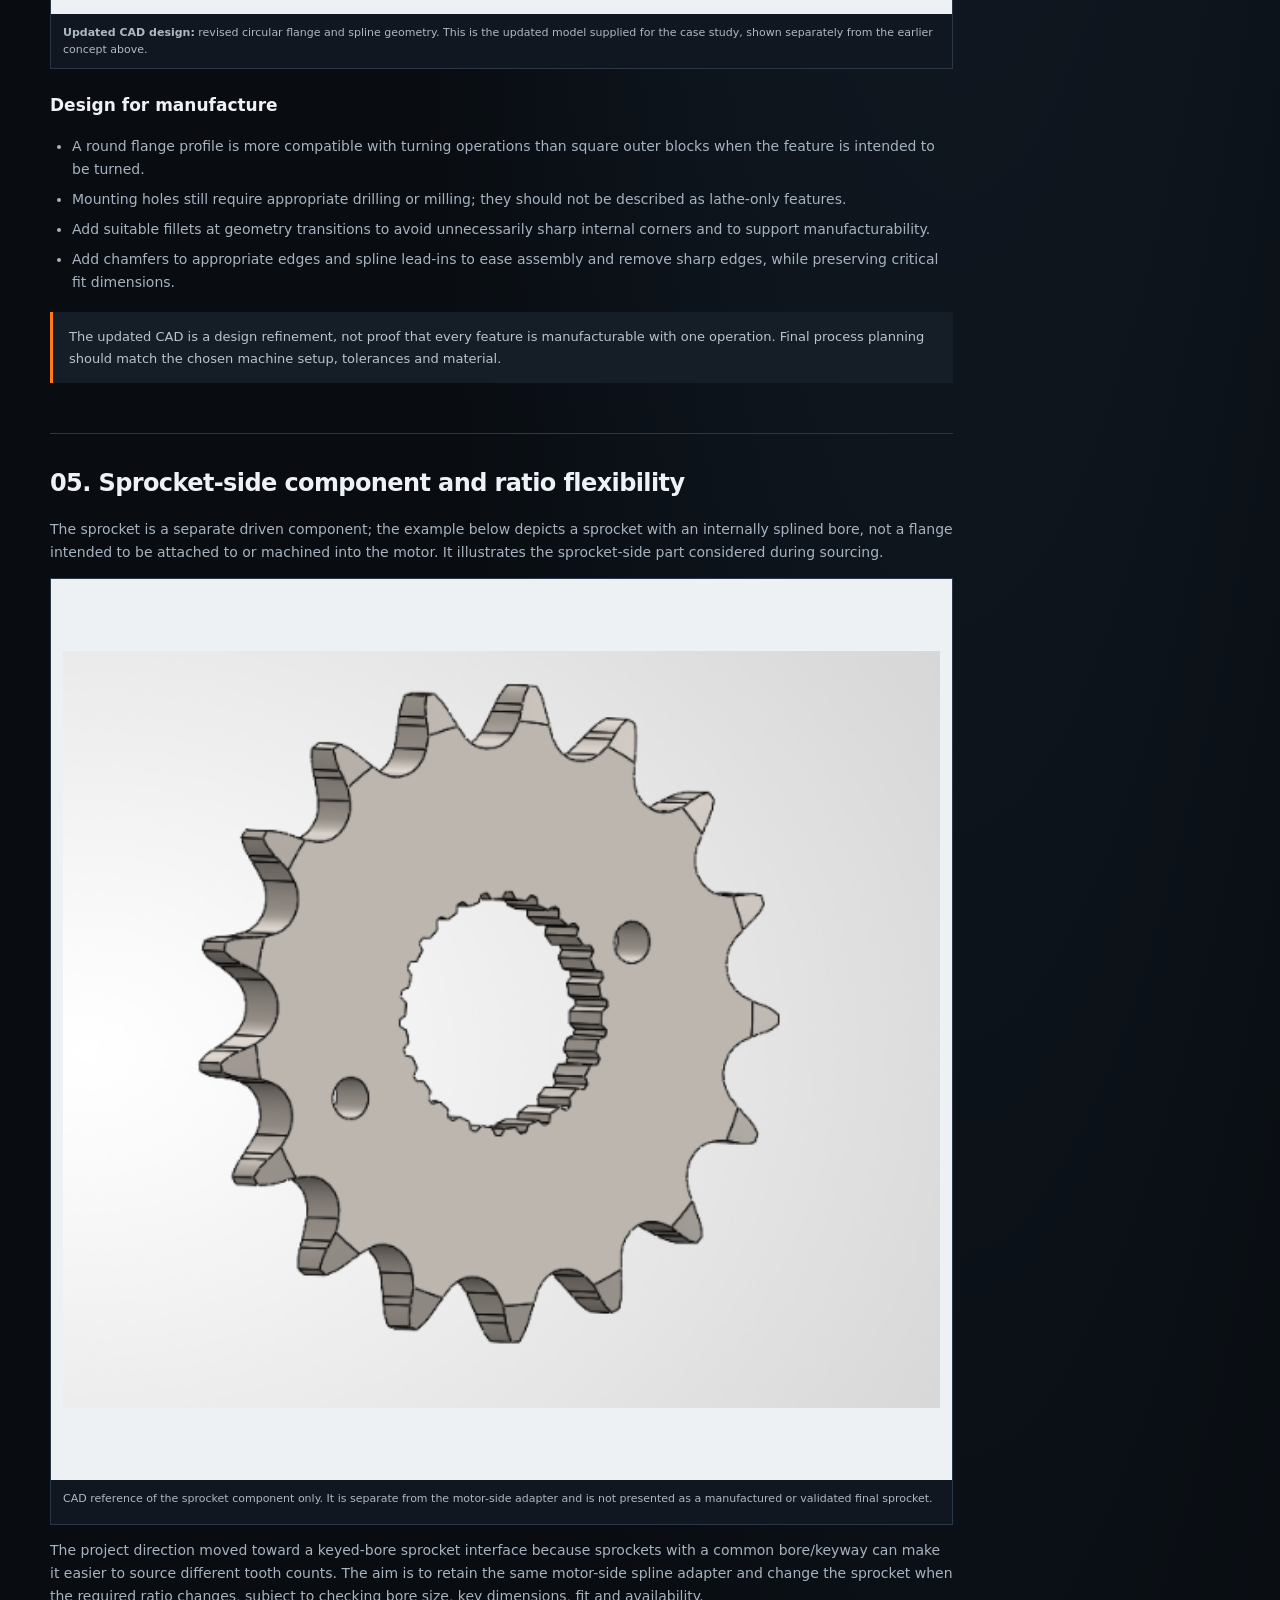
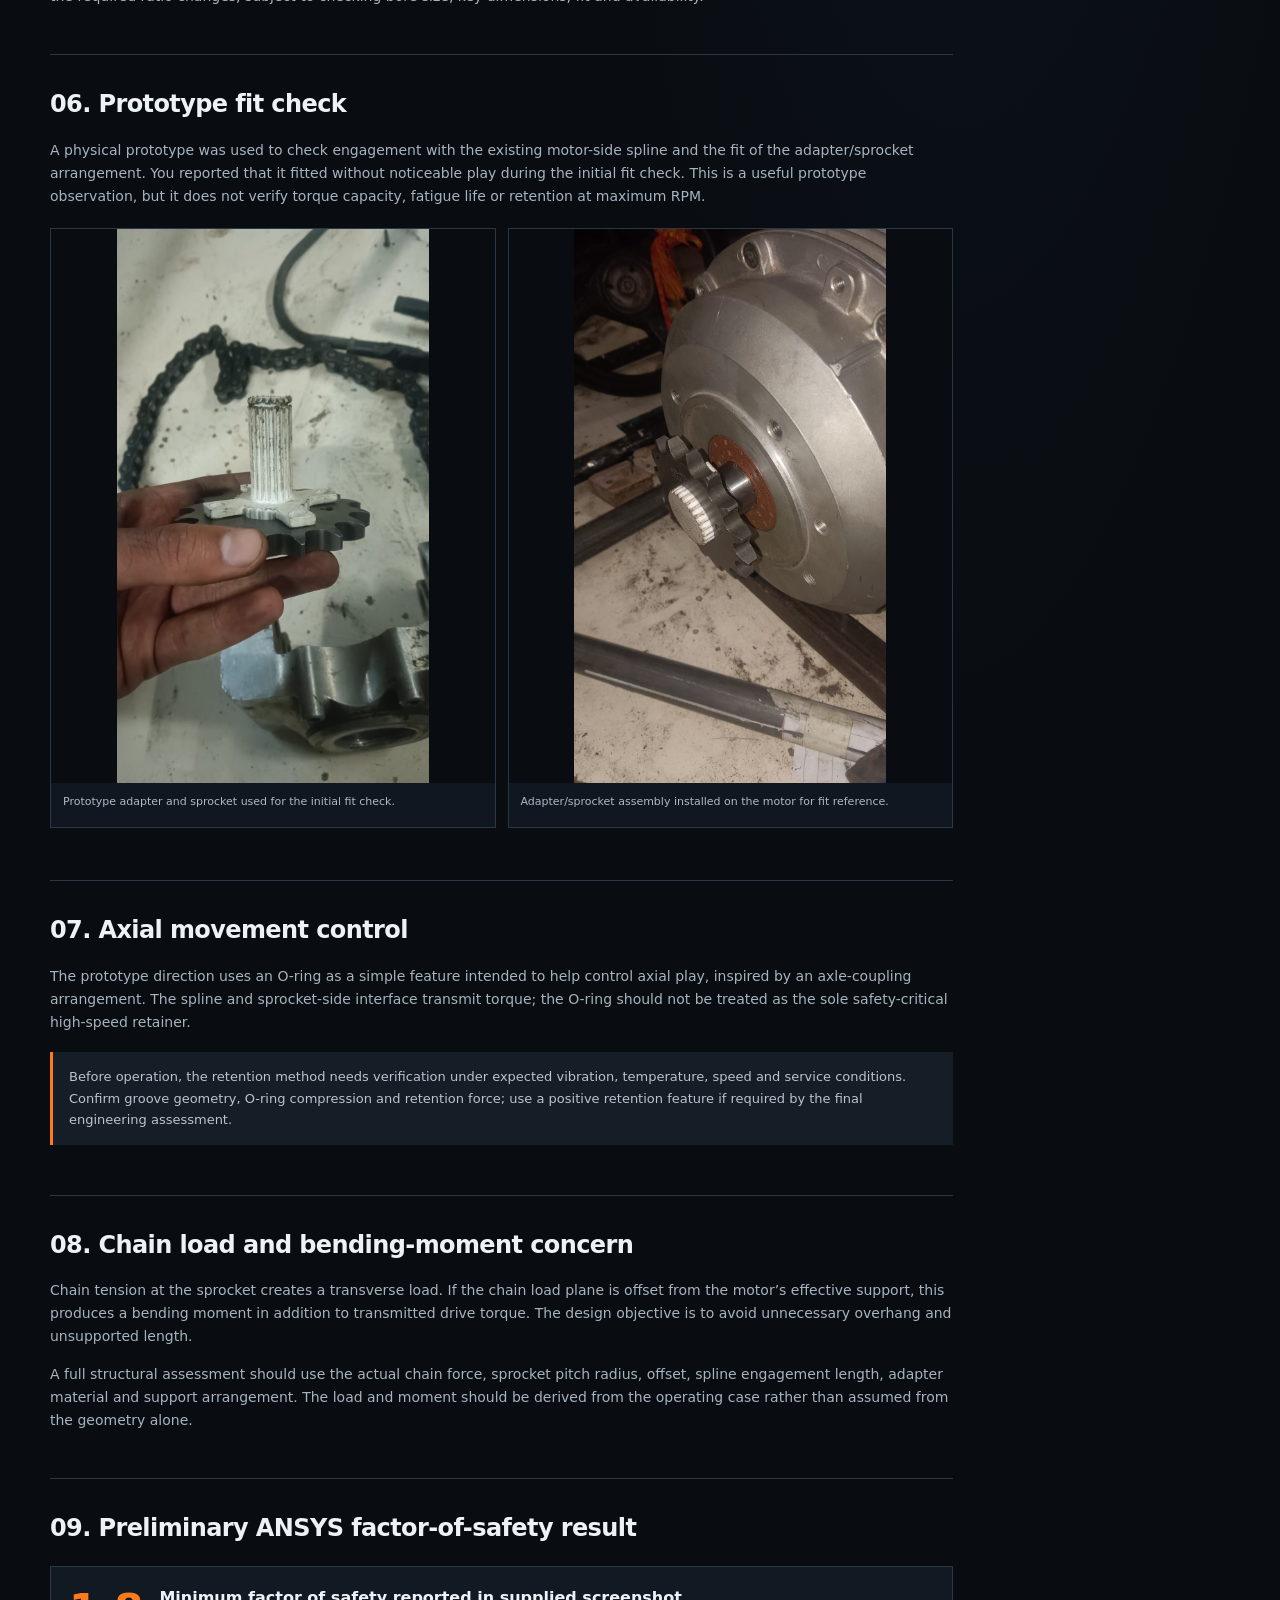
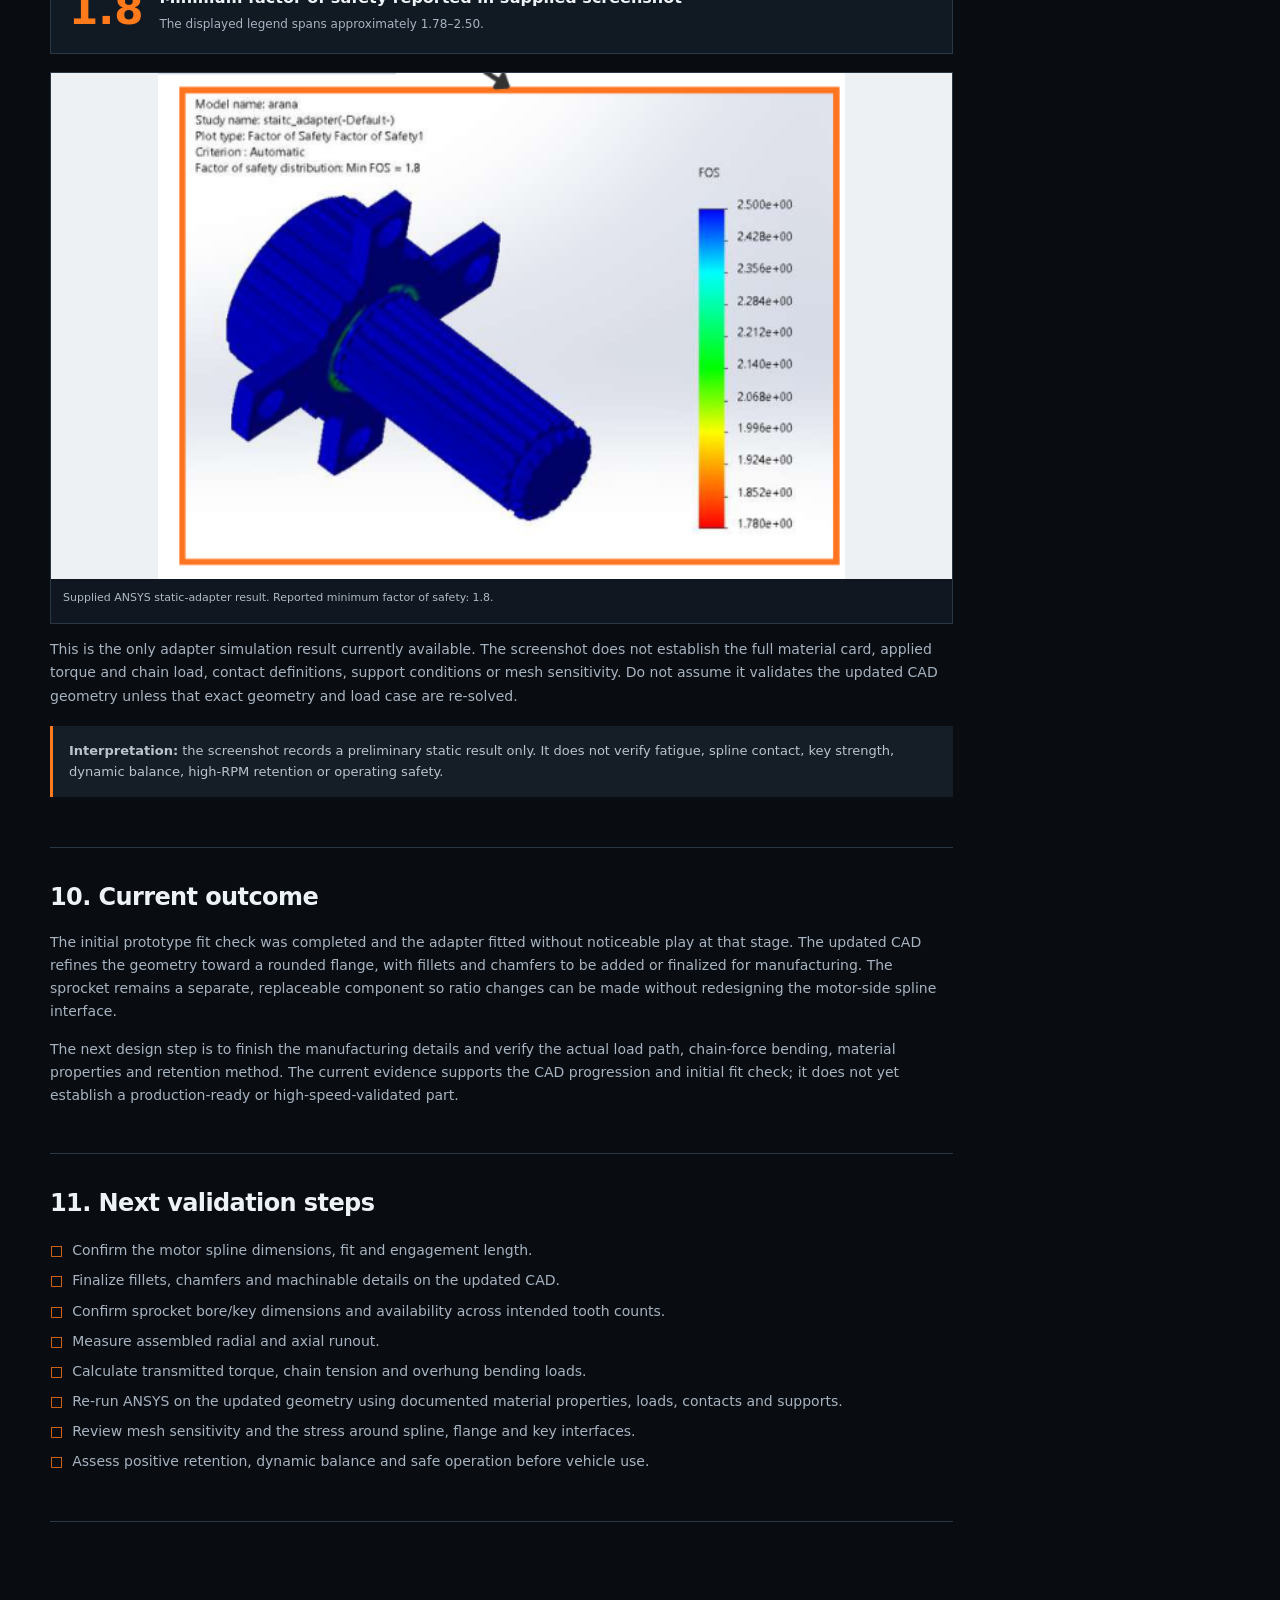
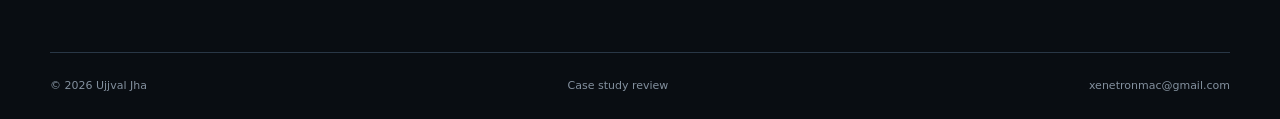
<file: projects/spline-adapter.html>
<!doctype html>
<html lang="en">
<head>
  <meta charset="utf-8">
  <meta name="viewport" content="width=device-width, initial-scale=1">
  <meta name="description" content="Motor-to-sprocket spline adapter design case study: OEM spline constraints, CAD development, sprocket selection, prototype fit and preliminary ANSYS safety-factor assessment.">
  <meta name="theme-color" content="#090d12">
  <title>Motor-to-Sprocket Spline Adapter | Ujjval Jha</title>
  <link rel="stylesheet" href="spline-adapter-review.css">
  <style>
    .review-banner{border:1px solid #344353;background:#111923;padding:12px 15px;color:#bac7d3;font-size:12px;margin:18px 0 0}
    .hero-media{width:100%;max-height:440px;object-fit:contain;background:#f1f2f4;border:1px solid var(--line);margin:22px 0 8px}
    .process-grid{display:grid;grid-template-columns:repeat(2,minmax(0,1fr));gap:12px;margin:18px 0}
    .process-card{border:1px solid var(--line);background:#101720;padding:15px}
    .process-card strong{display:block;color:#f0f4f7;margin-bottom:6px}
    .process-card p{margin:0;font-size:13px}
    .result-callout{display:flex;flex-wrap:wrap;align-items:center;gap:16px;border:1px solid var(--line);background:#111923;padding:18px;margin:18px 0}
    .result-number{font-size:42px;font-weight:800;line-height:1;color:var(--accent)}
    .result-callout p{margin:3px 0 0;font-size:12px}
    .tag-note{font-size:11px;color:#8897a7}
    @media(max-width:520px){.process-grid{grid-template-columns:1fr}.result-callout{align-items:flex-start}}
  </style>
</head>
<body id="top">
<header class="site-header"><div class="header-inner">
  <a class="brand" href="../index.html"><span class="brand-mark">UJ</span><span>UJJVAL JHA<span class="muted"> / MECHANICAL</span></span></a>
  <nav class="nav" aria-label="Case study navigation"><a href="../index.html">Portfolio</a><a href="#problem">Problem</a><a href="#design">Design</a><a href="#prototype">Prototype</a><a href="#fea">ANSYS</a><a class="contact" href="mailto:xenetronmac@gmail.com">Contact</a></nav>
</div></header>
<main class="container">
  <section class="project-hero">
    <div class="breadcrumb">PORTFOLIO REVIEW / CASE STUDY 05</div>
    <div class="eyebrow">POWERTRAIN INTERFACE · DESIGN FOR MANUFACTURE</div>
    <h1>Motor-to-Sprocket<br><span class="accent">Spline Adapter.</span></h1>
    <p class="hero-copy">A constraint-led adapter project to connect the motor’s existing internal spline to a replaceable sprocket without modifying the motor. The work covers spline sourcing, CAD iteration, manufacturability, prototype fit and a preliminary ANSYS safety-factor result.</p>
    <div class="badges"><span>SolidWorks CAD</span><span>Prototype fit check completed</span><span>OEM sourcing constraint</span><span>Preliminary ANSYS FOS</span></div>
    <img class="hero-media" src="../assets/images/case-spline-adapter-representative-cad.png" alt="Initial CAD concept of a male spline adapter with a central body and four mounting ears">
    <p class="small-note">Representative CAD concept for this case study. The revised flange design is shown later in the CAD development section.</p>
    <div class="review-banner">Design status: initial prototype fit checked; updated CAD is under development for improved manufacturability. The available ANSYS factor-of-safety screenshot is preliminary and does not establish high-RPM or fatigue safety.</div>
  </section>
  <div class="project-layout">
    <article class="project-content">
      <section id="problem">
        <h2>01. Problem statement</h2>
        <p>The motor uses an existing internal spline, but a suitable off-the-shelf male spline component that also provides a practical sprocket interface was difficult to source. The goal was to bridge the motor spline to a replaceable sprocket while preserving the motor and avoiding a bespoke adapter for every final-drive ratio.</p>
        <p>Because the sprocket transmits chain force at an offset from the motor support, the design also needs attention to overhang, bending moment, alignment and retention—not only the mating spline geometry.</p>
        <div class="metric-grid">
          <div class="metric"><span>MOTOR SIDE</span><strong>Existing internal spline</strong></div>
          <div class="metric"><span>SPROCKET SIDE</span><strong>Replaceable interface</strong></div>
          <div class="metric"><span>FIT CHECK</span><strong>Completed on prototype</strong></div>
        </div>
      </section>
      <section id="constraints">
        <h2>02. Design constraints</h2>
        <ul>
          <li>The motor manufacturer would not modify the motor shaft or housing.</li>
          <li>No internal thread or retaining groove could be added to the motor output.</li>
          <li>Welding to the motor was avoided due to concerns about heat and possible effects on motor components.</li>
          <li>The adapter should engage the existing spline and avoid noticeable play at the initial fit check.</li>
          <li>The sprocket should be replaceable when the final-drive ratio changes.</li>
          <li>Keep the motor-side adapter common where possible, and use readily available sprockets rather than redesigning the whole interface for every ratio.</li>
        </ul>
        <h3>Supplied spline sourcing inputs</h3>
        <p>These are the reference dimensions supplied during the OEM-component search. They are not a claim that an exact purchasable match has been verified.</p>
        <table class="comparison"><thead><tr><th>Parameter</th><th>Reference value</th></tr></thead><tbody>
          <tr><td>Spline module</td><td>1.0</td></tr><tr><td>Tooth count</td><td>18</td></tr><tr><td>Pressure angle</td><td>30°</td></tr><tr><td>Major diameter</td><td>19.3 mm</td></tr><tr><td>Minor diameter</td><td>16.2 mm</td></tr><tr><td>Standard / fit reference</td><td>GB/T 3478.1-1995 / 6h — verify against the motor drawing</td></tr>
        </tbody></table>
        <div class="info-box">Before manufacturing release, verify spline form, tolerance/fit, engagement length and critical diameters against an authoritative drawing or measured inspection. A near match is not an exact-fit confirmation.</div>
      </section>
      <section id="concepts">
        <h2>03. Design decisions</h2>
        <div class="process-grid">
          <div class="process-card"><strong>Threaded retention — rejected</strong><p>Would require a thread or modification that the motor manufacturer would not permit.</p></div>
          <div class="process-card"><strong>Welded or modified coupling — rejected</strong><p>Not acceptable because the motor must remain unmodified; heat near the motor was also a concern.</p></div>
          <div class="process-card"><strong>OEM splined sprocket — difficult to source</strong><p>A suitably matching standard component was difficult to find, making ratio changes and future availability important constraints.</p></div>
          <div class="process-card"><strong>Separate adapter and replaceable sprocket — selected direction</strong><p>Keep the motor-side spline adapter separate, and use a sprocket-side interface that can accept different tooth counts without needing a new motor spline adapter each time.</p></div>
        </div>
      </section>
      <section id="design">
        <h2>04. CAD development and design progression</h2>
        <p>The adapter concept shown at the top uses a spline body with four projecting mounting ears. The updated CAD view below presents the later circular-flange direction. Manufacturing review also highlighted that drilled holes and non-axisymmetric features require appropriate milling/drilling operations rather than simple lathe turning alone.</p>
        <figure class="gallery-item wide cad-figure"><img src="../assets/images/case-spline-adapter-updated-cad-round-flange.png" alt="Updated CAD spline adapter with a circular flange and spline sections on the shaft"><figcaption><strong>Updated CAD design:</strong> revised circular flange and spline geometry. This is the updated model supplied for the case study, shown separately from the earlier concept above.</figcaption></figure>
        <h3>Design for manufacture</h3>
        <ul>
          <li>A round flange profile is more compatible with turning operations than square outer blocks when the feature is intended to be turned.</li>
          <li>Mounting holes still require appropriate drilling or milling; they should not be described as lathe-only features.</li>
          <li>Add suitable fillets at geometry transitions to avoid unnecessarily sharp internal corners and to support manufacturability.</li>
          <li>Add chamfers to appropriate edges and spline lead-ins to ease assembly and remove sharp edges, while preserving critical fit dimensions.</li>
        </ul>
        <div class="info-box">The updated CAD is a design refinement, not proof that every feature is manufacturable with one operation. Final process planning should match the chosen machine setup, tolerances and material.</div>
      </section>
      <section id="sprocket">
        <h2>05. Sprocket-side component and ratio flexibility</h2>
        <p>The sprocket is a separate driven component; the example below depicts a sprocket with an internally splined bore, not a flange intended to be attached to or machined into the motor. It illustrates the sprocket-side part considered during sourcing.</p>
        <figure class="gallery-item square-figure"><img src="../assets/images/case-spline-sprocket-cad-reference.png" alt="CAD reference image of a sprocket with an internally splined bore"><figcaption>CAD reference of the sprocket component only. It is separate from the motor-side adapter and is not presented as a manufactured or validated final sprocket.</figcaption></figure>
        <p>The project direction moved toward a keyed-bore sprocket interface because sprockets with a common bore/keyway can make it easier to source different tooth counts. The aim is to retain the same motor-side spline adapter and change the sprocket when the required ratio changes, subject to checking bore size, key dimensions, fit and availability.</p>
      </section>
      <section id="prototype">
        <h2>06. Prototype fit check</h2>
        <p>A physical prototype was used to check engagement with the existing motor-side spline and the fit of the adapter/sprocket arrangement. You reported that it fitted without noticeable play during the initial fit check. This is a useful prototype observation, but it does not verify torque capacity, fatigue life or retention at maximum RPM.</p>
        <div class="project-gallery">
          <figure class="gallery-item photo-figure"><img src="../assets/images/case-spline-adapter-prototype-in-hand.jpg" alt="Prototype adapter and sprocket held by hand during initial fit check"><figcaption>Prototype adapter and sprocket used for the initial fit check.</figcaption></figure>
          <figure class="gallery-item photo-figure"><img src="../assets/images/case-spline-adapter-installed-on-motor.jpg" alt="Adapter and sprocket installed on the motor for fit reference"><figcaption>Adapter/sprocket assembly installed on the motor for fit reference.</figcaption></figure>
        </div>
      </section>
      <section id="retention">
        <h2>07. Axial movement control</h2>
        <p>The prototype direction uses an O-ring as a simple feature intended to help control axial play, inspired by an axle-coupling arrangement. The spline and sprocket-side interface transmit torque; the O-ring should not be treated as the sole safety-critical high-speed retainer.</p>
        <div class="info-box">Before operation, the retention method needs verification under expected vibration, temperature, speed and service conditions. Confirm groove geometry, O-ring compression and retention force; use a positive retention feature if required by the final engineering assessment.</div>
      </section>
      <section id="loadpath">
        <h2>08. Chain load and bending-moment concern</h2>
        <p>Chain tension at the sprocket creates a transverse load. If the chain load plane is offset from the motor’s effective support, this produces a bending moment in addition to transmitted drive torque. The design objective is to avoid unnecessary overhang and unsupported length.</p>
        <p>A full structural assessment should use the actual chain force, sprocket pitch radius, offset, spline engagement length, adapter material and support arrangement. The load and moment should be derived from the operating case rather than assumed from the geometry alone.</p>
      </section>
      <section id="fea">
        <h2>09. Preliminary ANSYS factor-of-safety result</h2>
        <div class="result-callout"><div class="result-number">1.8</div><div><strong>Minimum factor of safety reported in supplied screenshot</strong><p>The displayed legend spans approximately 1.78–2.50.</p></div></div>
        <figure class="gallery-item wide"><img src="../assets/images/case-spline-adapter-ansys-factor-of-safety.png" alt="ANSYS static structural factor-of-safety contour showing a reported minimum factor of safety of 1.8"><figcaption>Supplied ANSYS static-adapter result. Reported minimum factor of safety: 1.8.</figcaption></figure>
        <p>This is the only adapter simulation result currently available. The screenshot does not establish the full material card, applied torque and chain load, contact definitions, support conditions or mesh sensitivity. Do not assume it validates the updated CAD geometry unless that exact geometry and load case are re-solved.</p>
        <div class="info-box"><strong>Interpretation:</strong> the screenshot records a preliminary static result only. It does not verify fatigue, spline contact, key strength, dynamic balance, high-RPM retention or operating safety.</div>
      </section>
      <section id="outcome">
        <h2>10. Current outcome</h2>
        <p>The initial prototype fit check was completed and the adapter fitted without noticeable play at that stage. The updated CAD refines the geometry toward a rounded flange, with fillets and chamfers to be added or finalized for manufacturing. The sprocket remains a separate, replaceable component so ratio changes can be made without redesigning the motor-side spline interface.</p>
        <p>The next design step is to finish the manufacturing details and verify the actual load path, chain-force bending, material properties and retention method. The current evidence supports the CAD progression and initial fit check; it does not yet establish a production-ready or high-speed-validated part.</p>
      </section>
      <section id="next">
        <h2>11. Next validation steps</h2>
        <ul class="checklist">
          <li>Confirm the motor spline dimensions, fit and engagement length.</li>
          <li>Finalize fillets, chamfers and machinable details on the updated CAD.</li>
          <li>Confirm sprocket bore/key dimensions and availability across intended tooth counts.</li>
          <li>Measure assembled radial and axial runout.</li>
          <li>Calculate transmitted torque, chain tension and overhung bending loads.</li>
          <li>Re-run ANSYS on the updated geometry using documented material properties, loads, contacts and supports.</li>
          <li>Review mesh sensitivity and the stress around spline, flange and key interfaces.</li>
          <li>Assess positive retention, dynamic balance and safe operation before vehicle use.</li>
        </ul>
      </section>
    </article>
    <aside class="project-sidebar">
      <h3>ON THIS PAGE</h3>
      <a href="#problem">Problem statement</a><a href="#constraints">Constraints</a><a href="#concepts">Design decisions</a><a href="#design">CAD & manufacture</a><a href="#sprocket">Sprocket reference</a><a href="#prototype">Prototype fit</a><a href="#retention">Axial movement</a><a href="#loadpath">Chain load</a><a href="#fea">ANSYS result</a><a href="#outcome">Current outcome</a><a href="#next">Next validation</a>
      <hr style="border:0;border-top:1px solid #293746;margin:16px 0">
      <h3>PROJECT STATUS</h3>
      <p class="small-note">Updated CAD + initial prototype fit check documented.</p><p class="small-note">Structural and high-RPM validation pending.</p><a href="#top">↑ Back to top</a>
    </aside>
  </div>
</main>
<footer class="site-footer container"><span>© 2026 Ujjval Jha</span><span>Case study review</span><a href="mailto:xenetronmac@gmail.com">xenetronmac@gmail.com</a></footer>
</body>
</html>
</file>
<file: style.css>
:root{--bg:#090d12;--panel:#101720;--panel2:#141e29;--line:#293746;--text:#edf2f7;--muted:#a7b3c0;--accent:#ff7a1a;--accent2:#ffb36b;--max:1180px}
*{box-sizing:border-box}html{scroll-behavior:smooth;scroll-padding-top:88px}body{margin:0;background:radial-gradient(ellipse at 75% 0%,#182432 0%,var(--bg) 48%);color:var(--text);font-family:Inter,ui-sans-serif,system-ui,-apple-system,"Segoe UI",sans-serif;line-height:1.65}a{color:inherit;text-decoration:none}a:hover{color:var(--accent2)}img{max-width:100%;display:block}p{color:var(--muted)}.container{width:min(var(--max),calc(100% - 36px));margin:auto}.site-header{position:sticky;top:0;z-index:10;background:#090d12eF;border-bottom:1px solid #26313c;backdrop-filter:blur(14px)}.header-inner{width:min(var(--max),calc(100% - 36px));margin:auto;min-height:70px;display:flex;align-items:center;justify-content:space-between;gap:20px}.brand{display:flex;align-items:center;gap:11px;font-weight:800;letter-spacing:.12em;font-size:12px}.brand-mark{display:grid;place-items:center;width:36px;height:36px;border:1px solid var(--accent);color:var(--accent);font-weight:900;letter-spacing:0}.brand .muted{color:#83909e;font-weight:500}.nav{display:flex;align-items:center;gap:22px;font-size:13px;color:#c1cad3}.nav a.active{color:var(--accent)}.nav .contact{border:1px solid #4a5a69;padding:8px 12px}.hero{padding:86px 0 60px}.eyebrow{font-size:11px;letter-spacing:.19em;text-transform:uppercase;color:var(--accent);font-weight:800}.hero h1{font-size:clamp(42px,7vw,78px);line-height:1.03;letter-spacing:-.055em;margin:18px 0;max-width:850px}.accent{color:var(--accent)}.hero-copy{font-size:18px;max-width:740px;line-height:1.7}.hero-actions{display:flex;flex-wrap:wrap;gap:12px;margin:28px 0}.button{display:inline-flex;align-items:center;gap:12px;padding:12px 17px;font-weight:750;font-size:13px;border:1px solid #526170}.button-primary{background:var(--accent);border-color:var(--accent);color:#15100b}.button-secondary{background:#111923}.hero-meta{display:grid;grid-template-columns:repeat(3,1fr);gap:15px;margin-top:38px;border-top:1px solid var(--line);padding-top:20px}.meta-label{display:block;color:#718091;font-size:10px;letter-spacing:.16em;margin-bottom:4px}.hero-meta strong{font-size:13px}.section{padding:56px 0}.section-heading{display:flex;justify-content:space-between;gap:30px;align-items:end;margin-bottom:24px}.section-heading h2{font-size:clamp(28px,4vw,42px);letter-spacing:-.035em;margin:6px 0}.section-heading p{max-width:430px;margin:0}.project-grid{display:grid;grid-template-columns:repeat(2,minmax(0,1fr));gap:16px}.project-card{border:1px solid var(--line);background:linear-gradient(150deg,#131d28,#0d131a);display:flex;flex-direction:column;min-width:0}.project-card.featured{grid-column:span 2;display:grid;grid-template-columns:1.05fr 1fr}.project-visual{min-height:190px;position:relative;overflow:hidden;background:linear-gradient(135deg,#1a2938,#0a0e13);border-bottom:1px solid var(--line);padding:16px;display:flex;flex-direction:column;justify-content:space-between}.featured .project-visual{min-height:280px;border-bottom:0;border-right:1px solid var(--line)}.project-visual img{position:absolute;inset:0;width:100%;height:100%;object-fit:cover;opacity:.66}.visual-tag,.visual-caption{position:relative;z-index:1;font-size:10px;letter-spacing:.14em;font-weight:800}.visual-tag{color:var(--accent2)}.visual-caption{color:#f4f6f8}.card-content{padding:22px;display:flex;flex-direction:column;align-items:flex-start;flex:1}.card-kicker{font-size:10px;letter-spacing:.17em;color:var(--accent);font-weight:800}.card-content h3{font-size:23px;margin:8px 0}.card-content p{font-size:14px;margin:0 0 17px}.tag-row,.badges{display:flex;gap:7px;flex-wrap:wrap;margin:0 0 20px}.tag-row span,.badges span{font-size:10px;padding:5px 8px;border:1px solid #354555;color:#c1ccd7}.text-link{font-size:13px;font-weight:800;color:var(--accent2);margin-top:auto}.about-grid{display:grid;grid-template-columns:.8fr 1.2fr;gap:40px;border-top:1px solid var(--line);padding-top:24px}.about-lead{font-size:26px;line-height:1.4;color:#eef2f6;margin:0}.skill-list{display:flex;flex-wrap:wrap;gap:8px;margin:18px 0}.skill-list span{padding:7px 10px;background:#121b25;border:1px solid var(--line);font-size:11px;color:#c8d0d8}.site-footer{border-top:1px solid var(--line);padding:24px 0;margin-top:30px;color:#83909e;font-size:11px;display:flex;justify-content:space-between;gap:15px;flex-wrap:wrap}.project-hero{padding:48px 0 30px;border-bottom:1px solid var(--line)}.breadcrumb{font-size:12px;color:#8795a4;margin-bottom:25px}.breadcrumb a{color:var(--accent2)}.project-hero h1{font-size:clamp(38px,6vw,64px);line-height:1.04;letter-spacing:-.045em;margin:12px 0}.project-hero .hero-copy{font-size:16px;max-width:900px}.project-layout{display:grid;grid-template-columns:minmax(0,1fr) 245px;gap:32px;padding:32px 0 70px}.project-content section{padding:0 0 32px;margin:0 0 30px;border-bottom:1px solid var(--line)}.project-content h2{font-size:24px;letter-spacing:-.025em;margin:0 0 13px}.project-content h3{font-size:17px;margin:22px 0 8px}.project-content p,.project-content li{font-size:14px}.project-content ul,.project-content ol{padding-left:22px;color:var(--muted)}.project-content li{margin:7px 0}.project-sidebar{position:sticky;top:95px;align-self:start;border:1px solid var(--line);background:#101720;padding:18px}.project-sidebar h3{font-size:11px;letter-spacing:.16em;margin:0 0 12px;color:#f4f6f8}.project-sidebar a{display:block;font-size:12px;color:#aebac6;padding:6px 0}.project-sidebar a:hover{color:var(--accent)}.small-note{font-size:12px;color:#82909f}.project-gallery{display:grid;grid-template-columns:repeat(2,minmax(0,1fr));gap:12px;margin:20px 0}.gallery-item{margin:0;border:1px solid var(--line);background:#101720;min-width:0}.gallery-item img{width:100%;aspect-ratio:4/3;object-fit:contain;background:#0a0e13}.gallery-item.wide{grid-column:1/-1}.gallery-item.wide img{aspect-ratio:16/9}.gallery-item figcaption{font-size:11px;color:#aeb9c4;padding:10px 12px}.info-box{border-left:3px solid var(--accent);background:#151d26;padding:14px 16px;color:#b9c4ce;font-size:13px;margin:18px 0}.metric-grid{display:grid;grid-template-columns:repeat(3,1fr);gap:10px;margin:20px 0}.metric{padding:14px;background:#111923;border:1px solid var(--line)}.metric span{display:block;font-size:9px;letter-spacing:.13em;color:#8190a0}.metric strong{font-size:14px}.comparison{width:100%;border-collapse:collapse;font-size:12px;margin:16px 0}.comparison th,.comparison td{border:1px solid var(--line);padding:10px;text-align:left;vertical-align:top}.comparison th{background:#151f2a;color:#f1f4f7}.comparison td{color:#b7c2cc}.status{display:inline-block;color:#ffbc84;border:1px solid #6b452c;padding:4px 8px;font-size:10px;letter-spacing:.1em;text-transform:uppercase}.project-cover{width:100%;max-height:430px;object-fit:contain;background:#0a0e13;border:1px solid var(--line);margin:20px 0}.placeholder{border:1px dashed #536171;padding:18px;color:#9ba8b5;font-size:12px;background:#0e151d}.two-col{display:grid;grid-template-columns:1fr 1fr;gap:18px}.checklist{list-style:none;padding:0!important}.checklist li:before{content:"□";color:var(--accent);padding-right:9px}.footer-note{font-size:11px;color:#788694}
@media(max-width:800px){.nav{gap:12px}.project-layout{grid-template-columns:1fr}.project-sidebar{position:static;order:-1}.project-card.featured{grid-template-columns:1fr}.featured .project-visual{border-right:0;border-bottom:1px solid var(--line)}.about-grid{grid-template-columns:1fr}.section-heading{display:block}.section-heading p{margin-top:10px}.hero-meta{grid-template-columns:1fr}.metric-grid{grid-template-columns:1fr}.two-col{grid-template-columns:1fr}}
@media(max-width:520px){.header-inner{align-items:flex-start;padding:13px 0;flex-direction:column}.nav{width:100%;flex-wrap:wrap}.project-grid{grid-template-columns:1fr}.project-card.featured{grid-column:span 1}.project-gallery{grid-template-columns:1fr}.gallery-item.wide{grid-column:auto}.hero{padding-top:55px}.site-footer{display:block}.site-footer span,.site-footer a{display:block;margin:5px 0}}

/* Final portfolio refinements */
:focus-visible{outline:2px solid var(--accent2);outline-offset:3px}
.nav a,.text-link,.button{transition:color .18s ease,border-color .18s ease,background .18s ease}
.project-card{transition:transform .18s ease,border-color .18s ease}
.project-card:hover{transform:translateY(-3px);border-color:#506174}
.project-visual img{transition:transform .35s ease}
.project-card:hover .project-visual img{transform:scale(1.025)}
.profile-facts{display:grid;grid-template-columns:1fr 1fr;gap:12px;margin:20px 0}
.profile-facts>div{border:1px solid var(--line);background:#101720;padding:14px}
.profile-facts strong{font-size:13px;display:block}
.profile-facts p{font-size:12px;margin:3px 0 0}
.achievement-row{display:grid;grid-template-columns:repeat(2,minmax(0,1fr));gap:10px;margin:12px 0 18px}
.achievement-row>div{border-left:2px solid var(--accent);padding:8px 12px;background:#111923}
.achievement-row strong,.achievement-row span{display:block}
.achievement-row strong{font-size:12px;color:var(--accent2)}
.achievement-row span{font-size:12px;color:var(--muted)}
.methodology{border:1px solid var(--line);background:linear-gradient(120deg,#121c27,#0d131a);padding:24px;margin-bottom:40px}
.methodology h2{font-size:clamp(23px,3vw,32px);margin:6px 0 8px}
.methodology p{max-width:900px;margin:0}
.project-hero .badges{margin-top:17px}
figure{margin-left:0;margin-right:0}
@media(max-width:520px){.profile-facts,.achievement-row{grid-template-columns:1fr}.project-card:hover{transform:none}}
@media(prefers-reduced-motion:reduce){html{scroll-behavior:auto}*,*::before,*::after{transition:none!important;animation:none!important}}
</file>
<file: projects/powertrain-review.css>
:root{--bg:#090d12;--panel:#101720;--panel2:#141e29;--line:#293746;--text:#edf2f7;--muted:#a7b3c0;--accent:#ff7a1a;--accent2:#ffb36b;--max:1180px}
*{box-sizing:border-box}html{scroll-behavior:smooth;scroll-padding-top:88px}body{margin:0;background:radial-gradient(ellipse at 75% 0%,#182432 0%,var(--bg) 48%);color:var(--text);font-family:Inter,ui-sans-serif,system-ui,-apple-system,"Segoe UI",sans-serif;line-height:1.65}a{color:inherit;text-decoration:none}a:hover{color:var(--accent2)}img{max-width:100%;display:block}p{color:var(--muted)}.container{width:min(var(--max),calc(100% - 36px));margin:auto}.site-header{position:sticky;top:0;z-index:10;background:#090d12eF;border-bottom:1px solid #26313c;backdrop-filter:blur(14px)}.header-inner{width:min(var(--max),calc(100% - 36px));margin:auto;min-height:70px;display:flex;align-items:center;justify-content:space-between;gap:20px}.brand{display:flex;align-items:center;gap:11px;font-weight:800;letter-spacing:.12em;font-size:12px}.brand-mark{display:grid;place-items:center;width:36px;height:36px;border:1px solid var(--accent);color:var(--accent);font-weight:900;letter-spacing:0}.brand .muted{color:#83909e;font-weight:500}.nav{display:flex;align-items:center;gap:22px;font-size:13px;color:#c1cad3}.nav a.active{color:var(--accent)}.nav .contact{border:1px solid #4a5a69;padding:8px 12px}.hero{padding:86px 0 60px}.eyebrow{font-size:11px;letter-spacing:.19em;text-transform:uppercase;color:var(--accent);font-weight:800}.hero h1{font-size:clamp(42px,7vw,78px);line-height:1.03;letter-spacing:-.055em;margin:18px 0;max-width:850px}.accent{color:var(--accent)}.hero-copy{font-size:18px;max-width:740px;line-height:1.7}.hero-actions{display:flex;flex-wrap:wrap;gap:12px;margin:28px 0}.button{display:inline-flex;align-items:center;gap:12px;padding:12px 17px;font-weight:750;font-size:13px;border:1px solid #526170}.button-primary{background:var(--accent);border-color:var(--accent);color:#15100b}.button-secondary{background:#111923}.hero-meta{display:grid;grid-template-columns:repeat(3,1fr);gap:15px;margin-top:38px;border-top:1px solid var(--line);padding-top:20px}.meta-label{display:block;color:#718091;font-size:10px;letter-spacing:.16em;margin-bottom:4px}.hero-meta strong{font-size:13px}.section{padding:56px 0}.section-heading{display:flex;justify-content:space-between;gap:30px;align-items:end;margin-bottom:24px}.section-heading h2{font-size:clamp(28px,4vw,42px);letter-spacing:-.035em;margin:6px 0}.section-heading p{max-width:430px;margin:0}.project-grid{display:grid;grid-template-columns:repeat(2,minmax(0,1fr));gap:16px}.project-card{border:1px solid var(--line);background:linear-gradient(150deg,#131d28,#0d131a);display:flex;flex-direction:column;min-width:0}.project-card.featured{grid-column:span 2;display:grid;grid-template-columns:1.05fr 1fr}.project-visual{min-height:190px;position:relative;overflow:hidden;background:linear-gradient(135deg,#1a2938,#0a0e13);border-bottom:1px solid var(--line);padding:16px;display:flex;flex-direction:column;justify-content:space-between}.featured .project-visual{min-height:280px;border-bottom:0;border-right:1px solid var(--line)}.project-visual img{position:absolute;inset:0;width:100%;height:100%;object-fit:cover;opacity:.66}.visual-tag,.visual-caption{position:relative;z-index:1;font-size:10px;letter-spacing:.14em;font-weight:800}.visual-tag{color:var(--accent2)}.visual-caption{color:#f4f6f8}.card-content{padding:22px;display:flex;flex-direction:column;align-items:flex-start;flex:1}.card-kicker{font-size:10px;letter-spacing:.17em;color:var(--accent);font-weight:800}.card-content h3{font-size:23px;margin:8px 0}.card-content p{font-size:14px;margin:0 0 17px}.tag-row,.badges{display:flex;gap:7px;flex-wrap:wrap;margin:0 0 20px}.tag-row span,.badges span{font-size:10px;padding:5px 8px;border:1px solid #354555;color:#c1ccd7}.text-link{font-size:13px;font-weight:800;color:var(--accent2);margin-top:auto}.about-grid{display:grid;grid-template-columns:.8fr 1.2fr;gap:40px;border-top:1px solid var(--line);padding-top:24px}.about-lead{font-size:26px;line-height:1.4;color:#eef2f6;margin:0}.skill-list{display:flex;flex-wrap:wrap;gap:8px;margin:18px 0}.skill-list span{padding:7px 10px;background:#121b25;border:1px solid var(--line);font-size:11px;color:#c8d0d8}.site-footer{border-top:1px solid var(--line);padding:24px 0;margin-top:30px;color:#83909e;font-size:11px;display:flex;justify-content:space-between;gap:15px;flex-wrap:wrap}.project-hero{padding:48px 0 30px;border-bottom:1px solid var(--line)}.breadcrumb{font-size:12px;color:#8795a4;margin-bottom:25px}.breadcrumb a{color:var(--accent2)}.project-hero h1{font-size:clamp(38px,6vw,64px);line-height:1.04;letter-spacing:-.045em;margin:12px 0}.project-hero .hero-copy{font-size:16px;max-width:900px}.project-layout{display:grid;grid-template-columns:minmax(0,1fr) 245px;gap:32px;padding:32px 0 70px}.project-content section{padding:0 0 32px;margin:0 0 30px;border-bottom:1px solid var(--line)}.project-content h2{font-size:24px;letter-spacing:-.025em;margin:0 0 13px}.project-content h3{font-size:17px;margin:22px 0 8px}.project-content p,.project-content li{font-size:14px}.project-content ul,.project-content ol{padding-left:22px;color:var(--muted)}.project-content li{margin:7px 0}.project-sidebar{position:sticky;top:95px;align-self:start;border:1px solid var(--line);background:#101720;padding:18px}.project-sidebar h3{font-size:11px;letter-spacing:.16em;margin:0 0 12px;color:#f4f6f8}.project-sidebar a{display:block;font-size:12px;color:#aebac6;padding:6px 0}.project-sidebar a:hover{color:var(--accent)}.small-note{font-size:12px;color:#82909f}.project-gallery{display:grid;grid-template-columns:repeat(2,minmax(0,1fr));gap:12px;margin:20px 0}.gallery-item{margin:0;border:1px solid var(--line);background:#101720;min-width:0}.gallery-item img{width:100%;aspect-ratio:4/3;object-fit:contain;background:#0a0e13}.gallery-item.wide{grid-column:1/-1}.gallery-item.wide img{aspect-ratio:16/9}.gallery-item figcaption{font-size:11px;color:#aeb9c4;padding:10px 12px}.info-box{border-left:3px solid var(--accent);background:#151d26;padding:14px 16px;color:#b9c4ce;font-size:13px;margin:18px 0}.metric-grid{display:grid;grid-template-columns:repeat(3,1fr);gap:10px;margin:20px 0}.metric{padding:14px;background:#111923;border:1px solid var(--line)}.metric span{display:block;font-size:9px;letter-spacing:.13em;color:#8190a0}.metric strong{font-size:14px}.comparison{width:100%;border-collapse:collapse;font-size:12px;margin:16px 0}.comparison th,.comparison td{border:1px solid var(--line);padding:10px;text-align:left;vertical-align:top}.comparison th{background:#151f2a;color:#f1f4f7}.comparison td{color:#b7c2cc}.status{display:inline-block;color:#ffbc84;border:1px solid #6b452c;padding:4px 8px;font-size:10px;letter-spacing:.1em;text-transform:uppercase}.project-cover{width:100%;max-height:430px;object-fit:contain;background:#0a0e13;border:1px solid var(--line);margin:20px 0}.placeholder{border:1px dashed #536171;padding:18px;color:#9ba8b5;font-size:12px;background:#0e151d}.two-col{display:grid;grid-template-columns:1fr 1fr;gap:18px}.checklist{list-style:none;padding:0!important}.checklist li:before{content:"□";color:var(--accent);padding-right:9px}.footer-note{font-size:11px;color:#788694}
@media(max-width:800px){.nav{gap:12px}.project-layout{grid-template-columns:1fr}.project-sidebar{position:static;order:-1}.project-card.featured{grid-template-columns:1fr}.featured .project-visual{border-right:0;border-bottom:1px solid var(--line)}.about-grid{grid-template-columns:1fr}.section-heading{display:block}.section-heading p{margin-top:10px}.hero-meta{grid-template-columns:1fr}.metric-grid{grid-template-columns:1fr}.two-col{grid-template-columns:1fr}}
@media(max-width:520px){.header-inner{align-items:flex-start;padding:13px 0;flex-direction:column}.nav{width:100%;flex-wrap:wrap}.project-grid{grid-template-columns:1fr}.project-card.featured{grid-column:span 1}.project-gallery{grid-template-columns:1fr}.gallery-item.wide{grid-column:auto}.hero{padding-top:55px}.site-footer{display:block}.site-footer span,.site-footer a{display:block;margin:5px 0}}

/* Final portfolio refinements */
:focus-visible{outline:2px solid var(--accent2);outline-offset:3px}
.nav a,.text-link,.button{transition:color .18s ease,border-color .18s ease,background .18s ease}
.project-card{transition:transform .18s ease,border-color .18s ease}
.project-card:hover{transform:translateY(-3px);border-color:#506174}
.project-visual img{transition:transform .35s ease}
.project-card:hover .project-visual img{transform:scale(1.025)}
.profile-facts{display:grid;grid-template-columns:1fr 1fr;gap:12px;margin:20px 0}
.profile-facts>div{border:1px solid var(--line);background:#101720;padding:14px}
.profile-facts strong{font-size:13px;display:block}
.profile-facts p{font-size:12px;margin:3px 0 0}
.achievement-row{display:grid;grid-template-columns:1fr 1fr;gap:10px;margin:12px 0 18px}
.achievement-row>div{border-left:2px solid var(--accent);padding:8px 12px;background:#111923}
.achievement-row strong,.achievement-row span{display:block}
.achievement-row strong{font-size:12px;color:var(--accent2)}
.achievement-row span{font-size:12px;color:var(--muted)}
.methodology{border:1px solid var(--line);background:linear-gradient(120deg,#121c27,#0d131a);padding:24px;margin-bottom:40px}
.methodology h2{font-size:clamp(23px,3vw,32px);margin:6px 0 8px}
.methodology p{max-width:900px;margin:0}
.project-hero .badges{margin-top:17px}
figure{margin-left:0;margin-right:0}
@media(max-width:520px){.profile-facts,.achievement-row{grid-template-columns:1fr}.project-card:hover{transform:none}}
@media(prefers-reduced-motion:reduce){html{scroll-behavior:auto}*,*::before,*::after{transition:none!important;animation:none!important}}
</file>
<file: projects/roll-cage-review.css>
:root{--bg:#090d12;--surface:#101720;--surface2:#141e29;--line:#263442;--text:#f1f5f9;--muted:#a5b2c2;--soft:#718194;--accent:#ff7a24;--blue:#60b9ff;--green:#67d9a5;--red:#ff927d;--max:1200px}*{box-sizing:border-box}html{scroll-behavior:smooth;scroll-padding-top:90px}body{margin:0;background:radial-gradient(ellipse at 12% 0%,#121d29 0,transparent 36%),var(--bg);color:var(--text);font-family:Inter,ui-sans-serif,system-ui,-apple-system,"Segoe UI",sans-serif;line-height:1.65}a{color:inherit;text-decoration:none}.topbar{position:sticky;top:0;z-index:10;height:66px;display:flex;align-items:center;justify-content:space-between;gap:24px;padding:0 max(calc((100% - var(--max))/2),28px);background:rgba(8,12,17,.94);border-bottom:1px solid var(--line);backdrop-filter:blur(16px)}.brand{display:flex;align-items:center;gap:12px;font-weight:800;letter-spacing:.12em;font-size:12px}.brand-mark{display:grid;place-items:center;width:36px;height:36px;border:1px solid var(--accent);color:var(--accent);letter-spacing:0}.brand-name i{font-style:normal;color:var(--soft);font-weight:600}.topbar nav{display:flex;gap:22px;font-size:12px;color:var(--muted)}.topbar nav a:hover{color:var(--accent)}.shell{max-width:var(--max);margin:auto;padding:0 28px}.hero{display:grid;grid-template-columns:minmax(0,.82fr) minmax(0,1.18fr);gap:42px;align-items:center;padding:60px 0 42px;border-bottom:1px solid var(--line)}.eyebrow{margin:0 0 13px;color:var(--blue);font-size:10px;font-weight:800;letter-spacing:.19em;text-transform:uppercase}.dot{display:inline-block;width:6px;height:6px;margin:0 9px 1px 0;border-radius:50%;background:var(--accent);box-shadow:0 0 14px #ff7a2470}.hero h1{font-size:clamp(34px,4.2vw,54px);letter-spacing:-.045em;line-height:1.07;margin:0 0 18px;font-weight:780}.hero h1 span{color:var(--accent)}.lede{font-size:16px;color:#c4cfdb;line-height:1.75;margin:0 0 21px}.tag-row{display:flex;flex-wrap:wrap;gap:7px;margin-bottom:23px}.tag-row span,.mini-tags span{font-size:10px;padding:6px 9px;color:#d7e1ed;border:1px solid #2b3b4b;border-radius:3px;background:#101822}.hero-note{border-left:2px solid var(--accent);background:linear-gradient(90deg,#ff7a2410,transparent);padding:13px 16px}.hero-note strong{font-size:12px}.hero-note p{margin:4px 0 0;color:#bdc9d6;font-size:12px}.hero-figure,.media-card{margin:0;overflow:hidden;border:1px solid var(--line);background:var(--surface);border-radius:6px}.hero-figure img{display:block;width:100%;max-height:500px;aspect-ratio:1.08/1;object-fit:contain;background:#e9eaed}.hero-figure figcaption{display:flex;justify-content:space-between;gap:12px;padding:11px 15px;color:var(--muted);font-size:10px;border-top:1px solid var(--line)}.hero-figure figcaption span:first-child{color:var(--accent);font-weight:800;letter-spacing:.1em}.summary-strip{display:grid;grid-template-columns:repeat(4,1fr);margin:25px 0 0;border:1px solid var(--line);background:#0d131b;border-radius:5px}.summary-strip>div{padding:16px 18px;border-right:1px solid var(--line)}.summary-strip>div:last-child{border-right:0}.stat-label{display:block;color:var(--soft);font-size:9px;letter-spacing:.13em;text-transform:uppercase;margin-bottom:8px}.summary-strip strong{display:block;font-size:19px;line-height:1.2;letter-spacing:-.025em}.summary-strip em{font-size:12px;color:var(--blue);font-style:normal}.summary-strip small{display:block;margin-top:6px;font-size:10px;color:var(--muted)}.section{padding:55px 0;border-bottom:1px solid var(--line)}.section-heading{max-width:800px;margin-bottom:25px}.section-heading h2{font-size:clamp(25px,3vw,36px);letter-spacing:-.035em;line-height:1.2;margin:0 0 10px}.section-subtitle{margin:0;color:var(--muted);font-size:13px;max-width:700px}.iteration-list{display:grid;gap:16px}.iteration{display:grid;grid-template-columns:52px minmax(250px,.8fr) minmax(350px,1.2fr);gap:20px;align-items:start;border:1px solid var(--line);background:var(--surface);padding:20px;border-radius:5px}.iteration-number{display:grid;place-items:center;width:38px;height:38px;border:1px solid #435365;color:var(--accent);font-size:13px;font-weight:800}.iteration-top{display:flex;flex-wrap:wrap;align-items:center;gap:10px;margin:0 0 8px}.iteration-copy h3{font-size:17px;line-height:1.3;margin:0}.iteration-copy p{font-size:12px;color:#c0ccd8;line-height:1.75;margin:0 0 12px}.pill{font-size:9px;font-weight:800;letter-spacing:.07em;text-transform:uppercase;padding:4px 7px;border-radius:3px}.pill.rejected{color:#ffad9d;background:#49221f;border:1px solid #71362e}.pill.selected{color:#8ee0b7;background:#15382d;border:1px solid #275844}.pill:not(.rejected):not(.selected){color:#ffcb86;background:#382b1d;border:1px solid #5e4529}.mini-tags{display:flex;flex-wrap:wrap;gap:6px}.mini-tags span{font-size:9px;padding:4px 7px}.iteration-media{display:grid;gap:10px;min-width:0}.two-up{grid-template-columns:repeat(2,minmax(0,1fr))}.one-up{grid-template-columns:1fr}.iteration-media figure{margin:0;min-width:0;border:1px solid var(--line);background:#0b1017}.iteration-media img{display:block;width:100%;height:190px;object-fit:contain;background:#0b1017}.iteration-media figcaption{padding:8px 10px;font-size:10px;color:var(--muted);line-height:1.55;border-top:1px solid var(--line)}.iteration-media .wide{grid-column:1/-1}.iteration-media .wide img{height:210px}.final-iteration{border-color:#3f644f;background:linear-gradient(120deg,#101d19,var(--surface))}.final-iteration .iteration-number{border-color:#4b8466;color:var(--green)}.small-note{margin-top:12px!important;color:#8f9eae!important;font-size:10px!important;line-height:1.65!important}.material-layout{display:grid;grid-template-columns:minmax(0,.9fr) minmax(0,1.1fr);gap:18px;align-items:start}.material-sheet img{display:block;width:100%;height:auto;max-height:600px;object-fit:contain;background:#0b1017}.material-sheet figcaption{padding:14px 16px;border-top:1px solid var(--line);display:flex;flex-direction:column;gap:4px}.caption-kicker{font-size:9px;color:var(--accent);font-weight:800;letter-spacing:.15em}.caption-title{font-size:13px;font-weight:750}.property-panel{border:1px solid var(--line);background:var(--surface);border-radius:5px;padding:12px 20px}.property-row{display:grid;grid-template-columns:1fr 1.1fr;gap:15px;padding:15px 0;border-bottom:1px solid var(--line);font-size:12px}.property-row span{color:var(--muted)}.property-row b{font-weight:750;color:#f1f5f9}.property-panel .small-note{margin:15px 0 6px!important}.two-column{display:grid;grid-template-columns:1fr .9fr;gap:36px;align-items:start}.body-large{font-size:17px;line-height:1.8;color:#d5dee8;margin:0}.detail-card{padding:22px;border:1px solid var(--line);background:var(--surface);border-radius:5px}.detail-card h3,.validation-card h3{margin:0 0 12px;font-size:14px}.detail-card ul,.validation-card ul{margin:0;padding-left:18px;color:#b9c6d4;font-size:11px}.detail-card li,.validation-card li{padding:4px 0}.validation-grid{display:grid;grid-template-columns:1fr 1fr;gap:16px}.validation-card{padding:22px;border:1px solid var(--line);background:var(--surface);border-radius:5px}.status-icon{display:grid;place-items:center;width:27px;height:27px;border-radius:50%;font-size:14px;font-weight:800;margin-bottom:12px}.status-icon.done{background:#16382d;color:var(--green)}.status-icon.pending{background:#3a2b1d;color:#ffb36e}.pending-card{border-color:#493b2c}.closing-note{padding:14px 17px;margin:19px 0 0;border-left:2px solid #586c80;background:#0e141c;color:var(--muted);font-size:10px;line-height:1.8}.footer{display:flex;justify-content:space-between;gap:15px;padding:23px 0 30px;color:var(--soft);font-size:10px}.footer a{color:var(--accent)}@media(max-width:980px){.hero{grid-template-columns:1fr;gap:25px}.iteration{grid-template-columns:44px 1fr}.iteration-media{grid-column:2}.material-layout,.two-column{grid-template-columns:1fr}.summary-strip{grid-template-columns:repeat(2,1fr)}.summary-strip>div:nth-child(2){border-right:0}.summary-strip>div:nth-child(-n+2){border-bottom:1px solid var(--line)}}@media(max-width:650px){.topbar{padding:0 14px;height:60px}.brand{font-size:10px;gap:8px}.brand-mark{width:32px;height:32px}.topbar nav{gap:10px;font-size:10px}.topbar nav a:last-child{display:none}.shell{padding:0 14px}.hero{padding:35px 0 28px}.hero h1{font-size:36px}.section{padding:40px 0}.section-heading h2{font-size:27px}.iteration{grid-template-columns:35px 1fr;gap:12px;padding:14px}.iteration-media{grid-column:1/-1}.two-up{grid-template-columns:1fr}.iteration-media .wide{grid-column:auto}.iteration-media img,.iteration-media .wide img{height:auto;max-height:300px;min-height:150px}.summary-strip>div{padding:13px}.summary-strip strong{font-size:17px}.validation-grid{grid-template-columns:1fr}.footer{flex-wrap:wrap}.footer span:first-child{width:100%}}
</file>
<file: projects/spline-adapter-review.css>
:root{--bg:#090d12;--panel:#101720;--panel2:#141e29;--line:#293746;--text:#edf2f7;--muted:#a7b3c0;--accent:#ff7a1a;--accent2:#ffb36b;--max:1180px}
*{box-sizing:border-box}html{scroll-behavior:smooth;scroll-padding-top:88px}body{margin:0;background:radial-gradient(ellipse at 75% 0%,#182432 0%,var(--bg) 48%);color:var(--text);font-family:Inter,ui-sans-serif,system-ui,-apple-system,"Segoe UI",sans-serif;line-height:1.65}a{color:inherit;text-decoration:none}a:hover{color:var(--accent2)}img{max-width:100%;display:block}p{color:var(--muted)}.container{width:min(var(--max),calc(100% - 36px));margin:auto}.site-header{position:sticky;top:0;z-index:10;background:#090d12eF;border-bottom:1px solid #26313c;backdrop-filter:blur(14px)}.header-inner{width:min(var(--max),calc(100% - 36px));margin:auto;min-height:70px;display:flex;align-items:center;justify-content:space-between;gap:20px}.brand{display:flex;align-items:center;gap:11px;font-weight:800;letter-spacing:.12em;font-size:12px}.brand-mark{display:grid;place-items:center;width:36px;height:36px;border:1px solid var(--accent);color:var(--accent);font-weight:900;letter-spacing:0}.brand .muted{color:#83909e;font-weight:500}.nav{display:flex;align-items:center;gap:22px;font-size:13px;color:#c1cad3}.nav a.active{color:var(--accent)}.nav .contact{border:1px solid #4a5a69;padding:8px 12px}.hero{padding:86px 0 60px}.eyebrow{font-size:11px;letter-spacing:.19em;text-transform:uppercase;color:var(--accent);font-weight:800}.hero h1{font-size:clamp(42px,7vw,78px);line-height:1.03;letter-spacing:-.055em;margin:18px 0;max-width:850px}.accent{color:var(--accent)}.hero-copy{font-size:18px;max-width:740px;line-height:1.7}.hero-actions{display:flex;flex-wrap:wrap;gap:12px;margin:28px 0}.button{display:inline-flex;align-items:center;gap:12px;padding:12px 17px;font-weight:750;font-size:13px;border:1px solid #526170}.button-primary{background:var(--accent);border-color:var(--accent);color:#15100b}.button-secondary{background:#111923}.hero-meta{display:grid;grid-template-columns:repeat(3,1fr);gap:15px;margin-top:38px;border-top:1px solid var(--line);padding-top:20px}.meta-label{display:block;color:#718091;font-size:10px;letter-spacing:.16em;margin-bottom:4px}.hero-meta strong{font-size:13px}.section{padding:56px 0}.section-heading{display:flex;justify-content:space-between;gap:30px;align-items:end;margin-bottom:24px}.section-heading h2{font-size:clamp(28px,4vw,42px);letter-spacing:-.035em;margin:6px 0}.section-heading p{max-width:430px;margin:0}.project-grid{display:grid;grid-template-columns:repeat(2,minmax(0,1fr));gap:16px}.project-card{border:1px solid var(--line);background:linear-gradient(150deg,#131d28,#0d131a);display:flex;flex-direction:column;min-width:0}.project-card.featured{grid-column:span 2;display:grid;grid-template-columns:1.05fr 1fr}.project-visual{min-height:190px;position:relative;overflow:hidden;background:linear-gradient(135deg,#1a2938,#0a0e13);border-bottom:1px solid var(--line);padding:16px;display:flex;flex-direction:column;justify-content:space-between}.featured .project-visual{min-height:280px;border-bottom:0;border-right:1px solid var(--line)}.project-visual img{position:absolute;inset:0;width:100%;height:100%;object-fit:cover;opacity:.66}.visual-tag,.visual-caption{position:relative;z-index:1;font-size:10px;letter-spacing:.14em;font-weight:800}.visual-tag{color:var(--accent2)}.visual-caption{color:#f4f6f8}.card-content{padding:22px;display:flex;flex-direction:column;align-items:flex-start;flex:1}.card-kicker{font-size:10px;letter-spacing:.17em;color:var(--accent);font-weight:800}.card-content h3{font-size:23px;margin:8px 0}.card-content p{font-size:14px;margin:0 0 17px}.tag-row,.badges{display:flex;gap:7px;flex-wrap:wrap;margin:0 0 20px}.tag-row span,.badges span{font-size:10px;padding:5px 8px;border:1px solid #354555;color:#c1ccd7}.text-link{font-size:13px;font-weight:800;color:var(--accent2);margin-top:auto}.about-grid{display:grid;grid-template-columns:.8fr 1.2fr;gap:40px;border-top:1px solid var(--line);padding-top:24px}.about-lead{font-size:26px;line-height:1.4;color:#eef2f6;margin:0}.skill-list{display:flex;flex-wrap:wrap;gap:8px;margin:18px 0}.skill-list span{padding:7px 10px;background:#121b25;border:1px solid var(--line);font-size:11px;color:#c8d0d8}.site-footer{border-top:1px solid var(--line);padding:24px 0;margin-top:30px;color:#83909e;font-size:11px;display:flex;justify-content:space-between;gap:15px;flex-wrap:wrap}.project-hero{padding:48px 0 30px;border-bottom:1px solid var(--line)}.breadcrumb{font-size:12px;color:#8795a4;margin-bottom:25px}.breadcrumb a{color:var(--accent2)}.project-hero h1{font-size:clamp(38px,6vw,64px);line-height:1.04;letter-spacing:-.045em;margin:12px 0}.project-hero .hero-copy{font-size:16px;max-width:900px}.project-layout{display:grid;grid-template-columns:minmax(0,1fr) 245px;gap:32px;padding:32px 0 70px}.project-content section{padding:0 0 32px;margin:0 0 30px;border-bottom:1px solid var(--line)}.project-content h2{font-size:24px;letter-spacing:-.025em;margin:0 0 13px}.project-content h3{font-size:17px;margin:22px 0 8px}.project-content p,.project-content li{font-size:14px}.project-content ul,.project-content ol{padding-left:22px;color:var(--muted)}.project-content li{margin:7px 0}.project-sidebar{position:sticky;top:95px;align-self:start;border:1px solid var(--line);background:#101720;padding:18px}.project-sidebar h3{font-size:11px;letter-spacing:.16em;margin:0 0 12px;color:#f4f6f8}.project-sidebar a{display:block;font-size:12px;color:#aebac6;padding:6px 0}.project-sidebar a:hover{color:var(--accent)}.small-note{font-size:12px;color:#82909f}.project-gallery{display:grid;grid-template-columns:repeat(2,minmax(0,1fr));gap:12px;margin:20px 0}.gallery-item{margin:0;border:1px solid var(--line);background:#101720;min-width:0}.gallery-item img{width:100%;aspect-ratio:4/3;object-fit:contain;background:#0a0e13}.gallery-item.wide{grid-column:1/-1}.gallery-item.wide img{aspect-ratio:16/9}.gallery-item figcaption{font-size:11px;color:#aeb9c4;padding:10px 12px}.info-box{border-left:3px solid var(--accent);background:#151d26;padding:14px 16px;color:#b9c4ce;font-size:13px;margin:18px 0}.metric-grid{display:grid;grid-template-columns:repeat(3,1fr);gap:10px;margin:20px 0}.metric{padding:14px;background:#111923;border:1px solid var(--line)}.metric span{display:block;font-size:9px;letter-spacing:.13em;color:#8190a0}.metric strong{font-size:14px}.comparison{width:100%;border-collapse:collapse;font-size:12px;margin:16px 0}.comparison th,.comparison td{border:1px solid var(--line);padding:10px;text-align:left;vertical-align:top}.comparison th{background:#151f2a;color:#f1f4f7}.comparison td{color:#b7c2cc}.status{display:inline-block;color:#ffbc84;border:1px solid #6b452c;padding:4px 8px;font-size:10px;letter-spacing:.1em;text-transform:uppercase}.project-cover{width:100%;max-height:430px;object-fit:contain;background:#0a0e13;border:1px solid var(--line);margin:20px 0}.placeholder{border:1px dashed #536171;padding:18px;color:#9ba8b5;font-size:12px;background:#0e151d}.two-col{display:grid;grid-template-columns:1fr 1fr;gap:18px}.checklist{list-style:none;padding:0!important}.checklist li:before{content:"□";color:var(--accent);padding-right:9px}.footer-note{font-size:11px;color:#788694}
@media(max-width:800px){.nav{gap:12px}.project-layout{grid-template-columns:1fr}.project-sidebar{position:static;order:-1}.project-card.featured{grid-template-columns:1fr}.featured .project-visual{border-right:0;border-bottom:1px solid var(--line)}.about-grid{grid-template-columns:1fr}.section-heading{display:block}.section-heading p{margin-top:10px}.hero-meta{grid-template-columns:1fr}.metric-grid{grid-template-columns:1fr}.two-col{grid-template-columns:1fr}}
@media(max-width:520px){.header-inner{align-items:flex-start;padding:13px 0;flex-direction:column}.nav{width:100%;flex-wrap:wrap}.project-grid{grid-template-columns:1fr}.project-card.featured{grid-column:span 1}.project-gallery{grid-template-columns:1fr}.gallery-item.wide{grid-column:auto}.hero{padding-top:55px}.site-footer{display:block}.site-footer span,.site-footer a{display:block;margin:5px 0}}

/* Final portfolio refinements */
:focus-visible{outline:2px solid var(--accent2);outline-offset:3px}
.nav a,.text-link,.button{transition:color .18s ease,border-color .18s ease,background .18s ease}
.project-card{transition:transform .18s ease,border-color .18s ease}
.project-card:hover{transform:translateY(-3px);border-color:#506174}
.project-visual img{transition:transform .35s ease}
.project-card:hover .project-visual img{transform:scale(1.025)}
.profile-facts{display:grid;grid-template-columns:1fr 1fr;gap:12px;margin:20px 0}
.profile-facts>div{border:1px solid var(--line);background:#101720;padding:14px}
.profile-facts strong{font-size:13px;display:block}
.profile-facts p{font-size:12px;margin:3px 0 0}
.achievement-row{display:grid;grid-template-columns:1fr 1fr;gap:10px;margin:12px 0 18px}
.achievement-row>div{border-left:2px solid var(--accent);padding:8px 12px;background:#111923}
.achievement-row strong,.achievement-row span{display:block}
.achievement-row strong{font-size:12px;color:var(--accent2)}
.achievement-row span{font-size:12px;color:var(--muted)}
.methodology{border:1px solid var(--line);background:linear-gradient(120deg,#121c27,#0d131a);padding:24px;margin-bottom:40px}
.methodology h2{font-size:clamp(23px,3vw,32px);margin:6px 0 8px}
.methodology p{max-width:900px;margin:0}
.project-hero .badges{margin-top:17px}
figure{margin-left:0;margin-right:0}
@media(max-width:520px){.profile-facts,.achievement-row{grid-template-columns:1fr}.project-card:hover{transform:none}}
@media(prefers-reduced-motion:reduce){html{scroll-behavior:auto}*,*::before,*::after{transition:none!important;animation:none!important}}

/* Review revision: more deliberate image hierarchy and no duplicate prototype view */
.gallery-item img{background:#eef1f4;}
.gallery-item.cad-figure img{height:360px;aspect-ratio:auto;object-fit:contain;background:#eef1f4;padding:14px;}
.gallery-item.square-figure img{aspect-ratio:1/1;object-fit:contain;background:#eef1f4;padding:12px;}
.project-gallery .photo-figure img{aspect-ratio:4/5;object-fit:contain;background:#090d12;padding:0;}
.gallery-item figcaption{line-height:1.55;min-height:44px;}
@media(max-width:520px){.gallery-item.cad-figure img{height:260px;padding:8px}.project-gallery .photo-figure img{aspect-ratio:3/4}}
</file>
